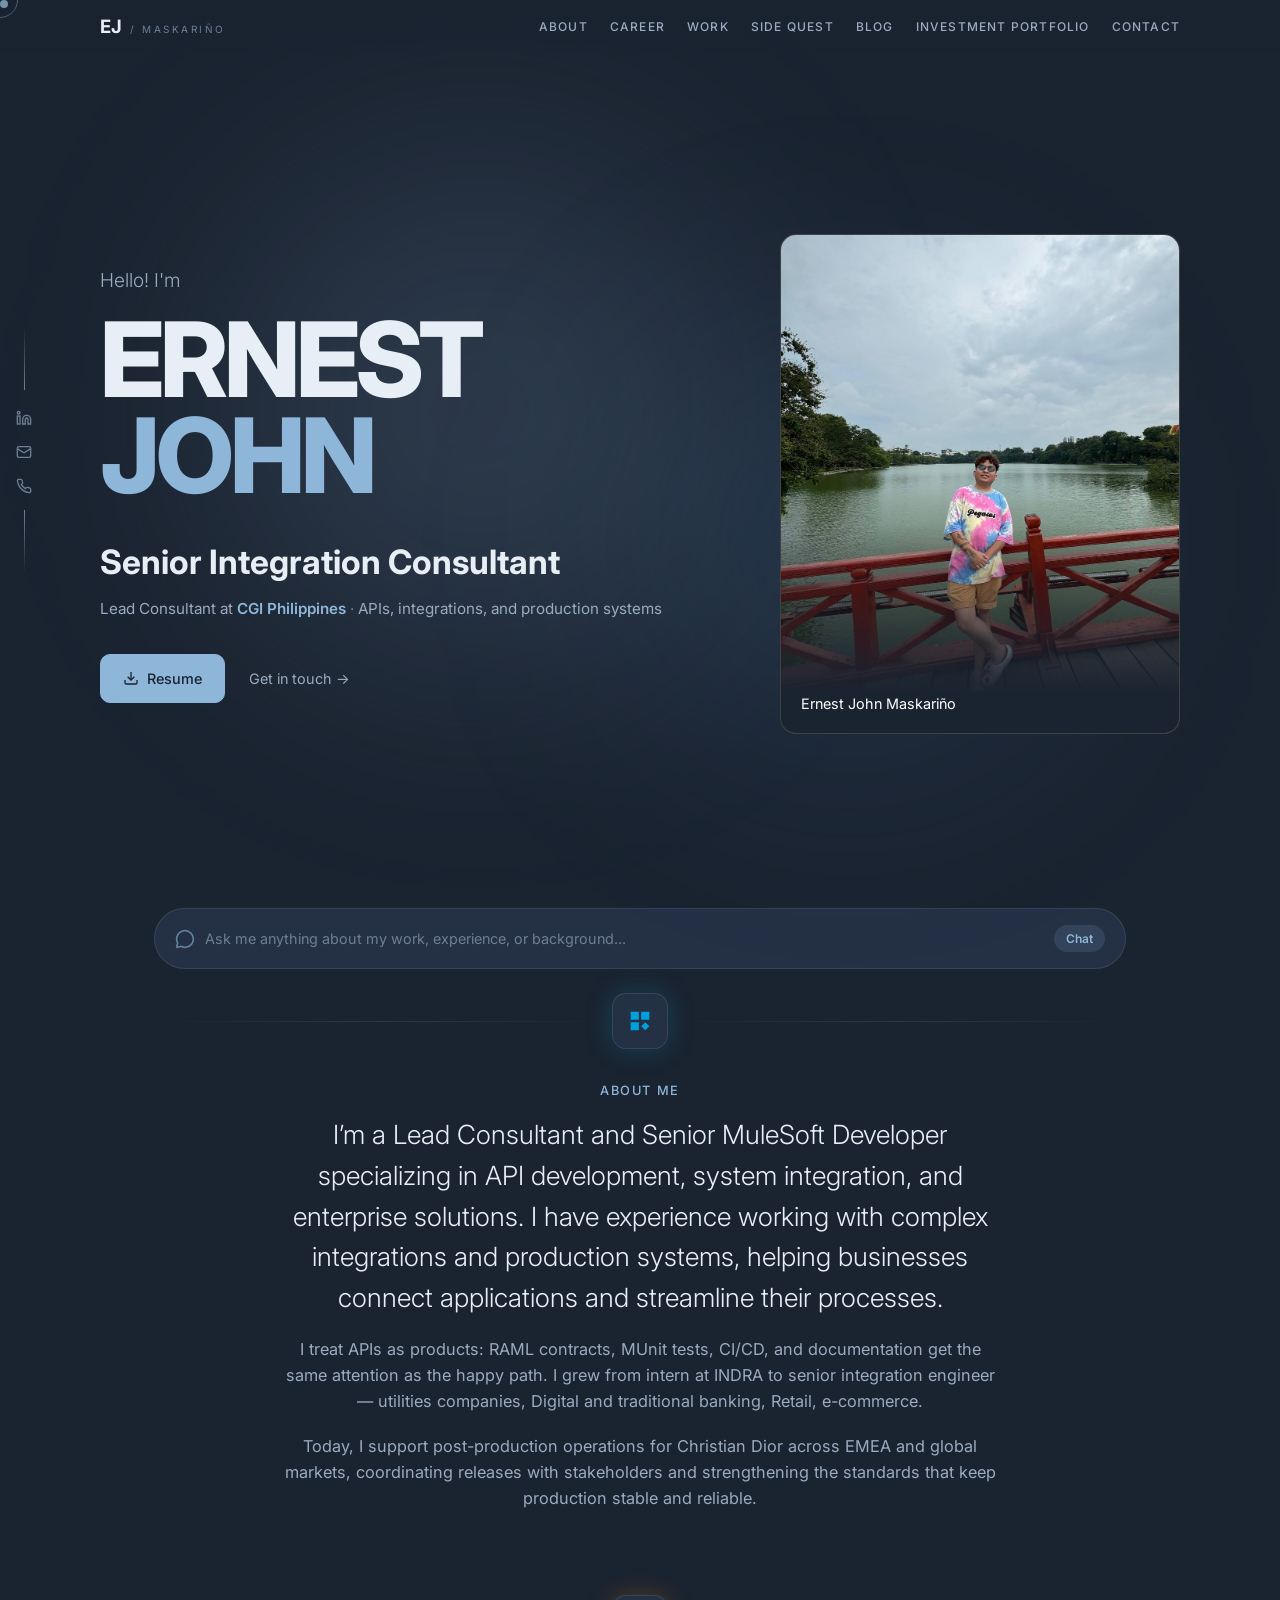
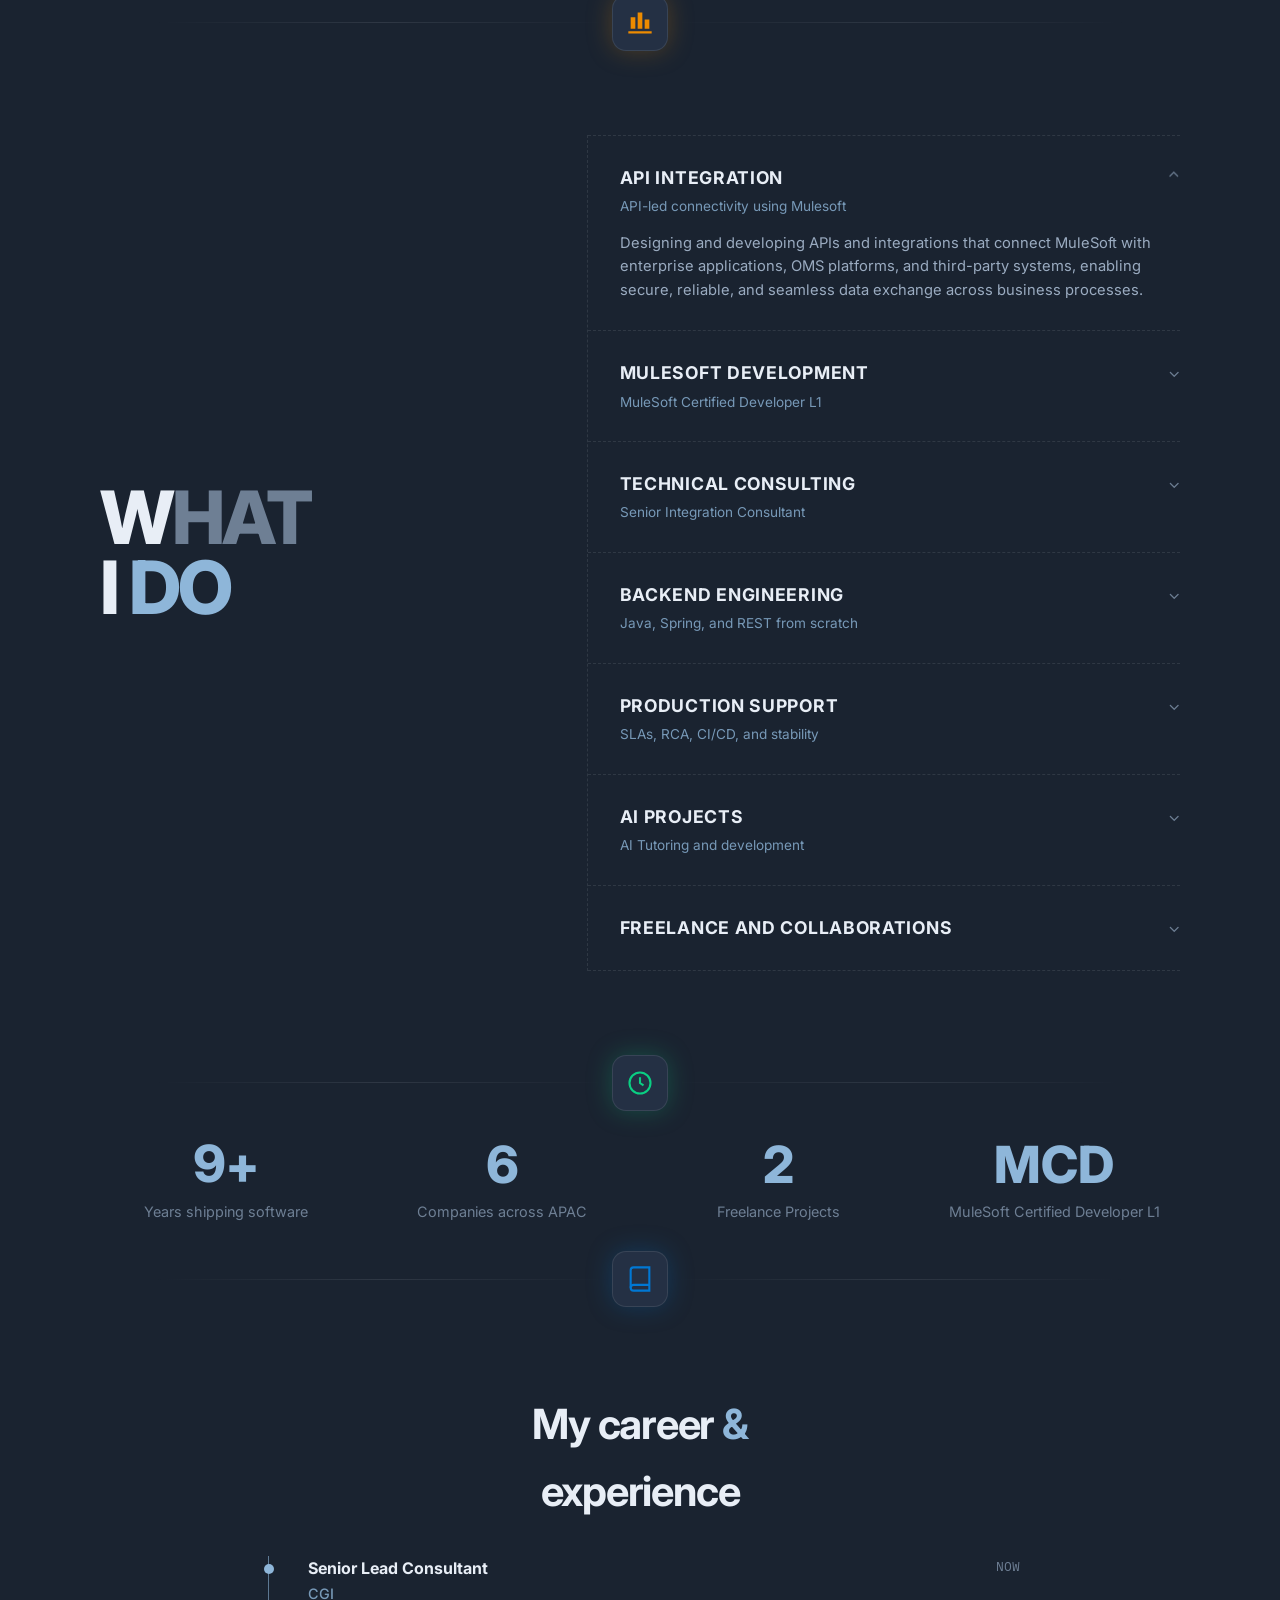
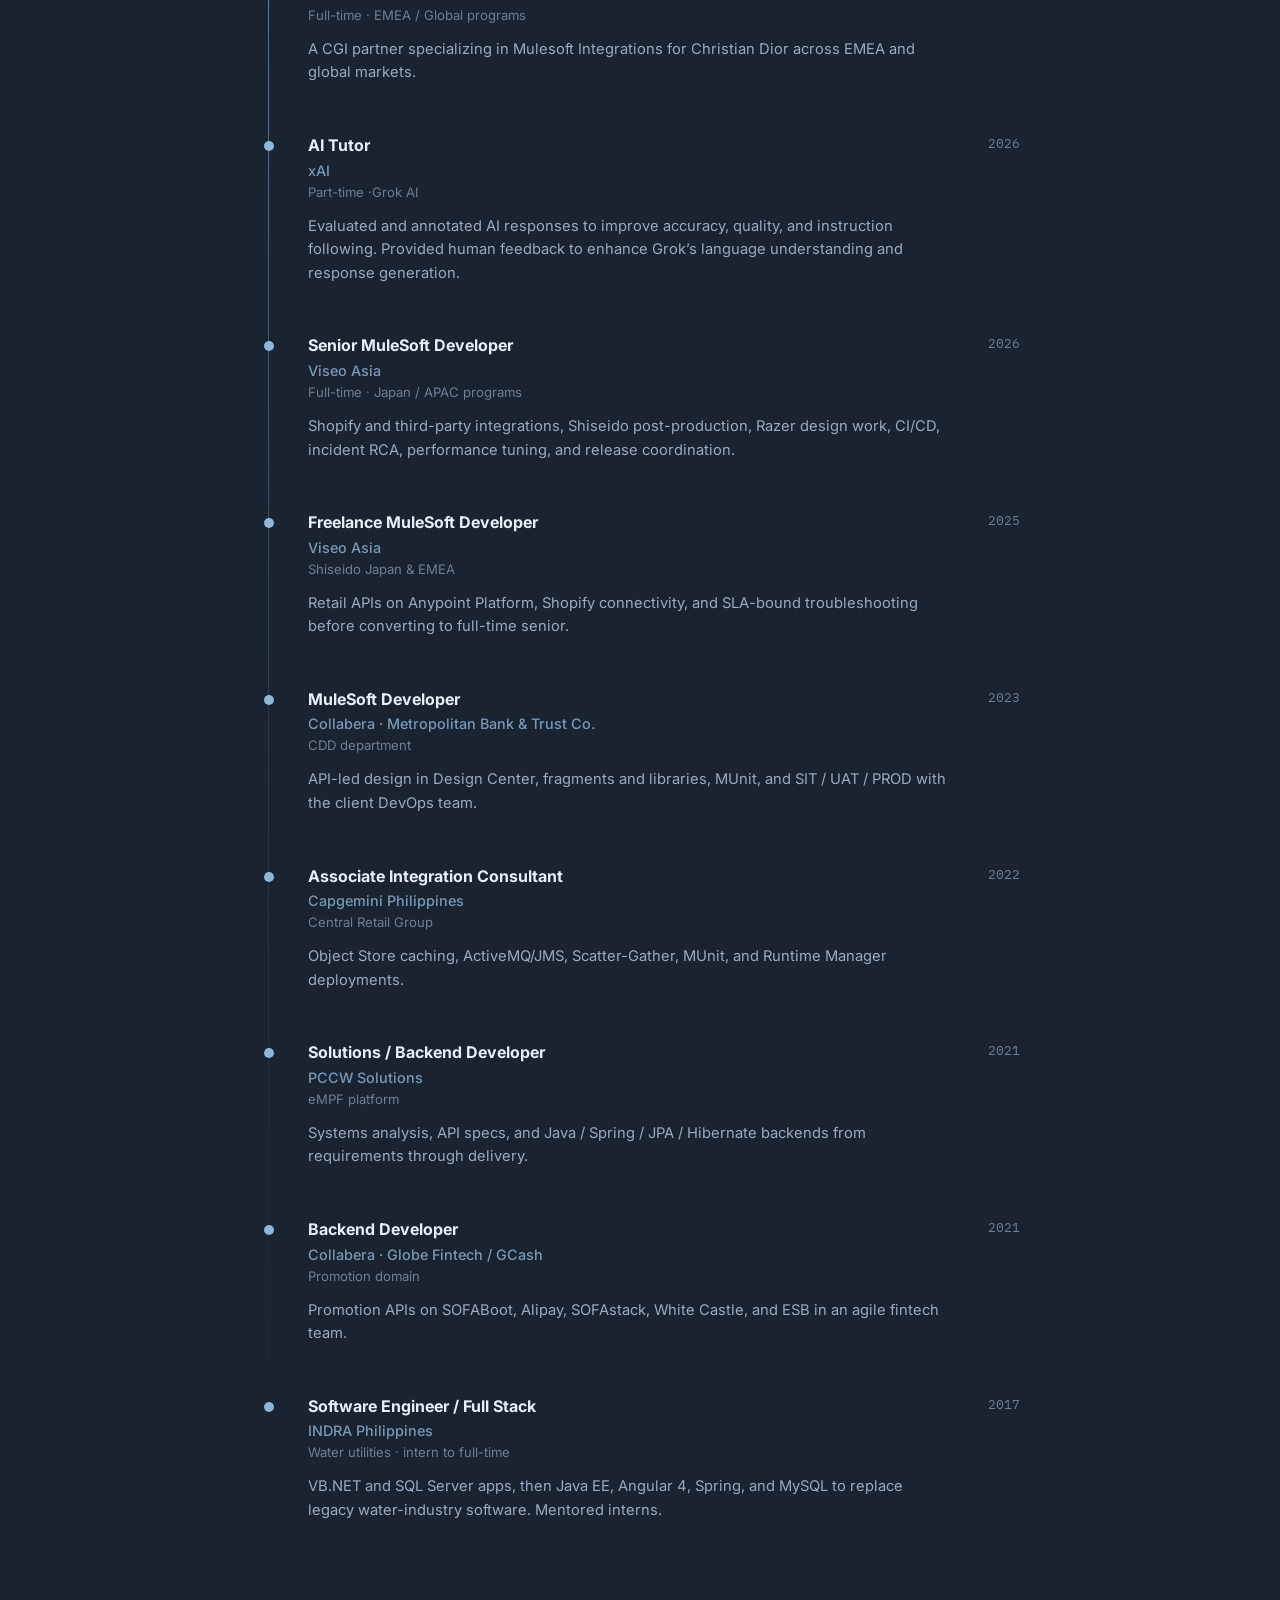
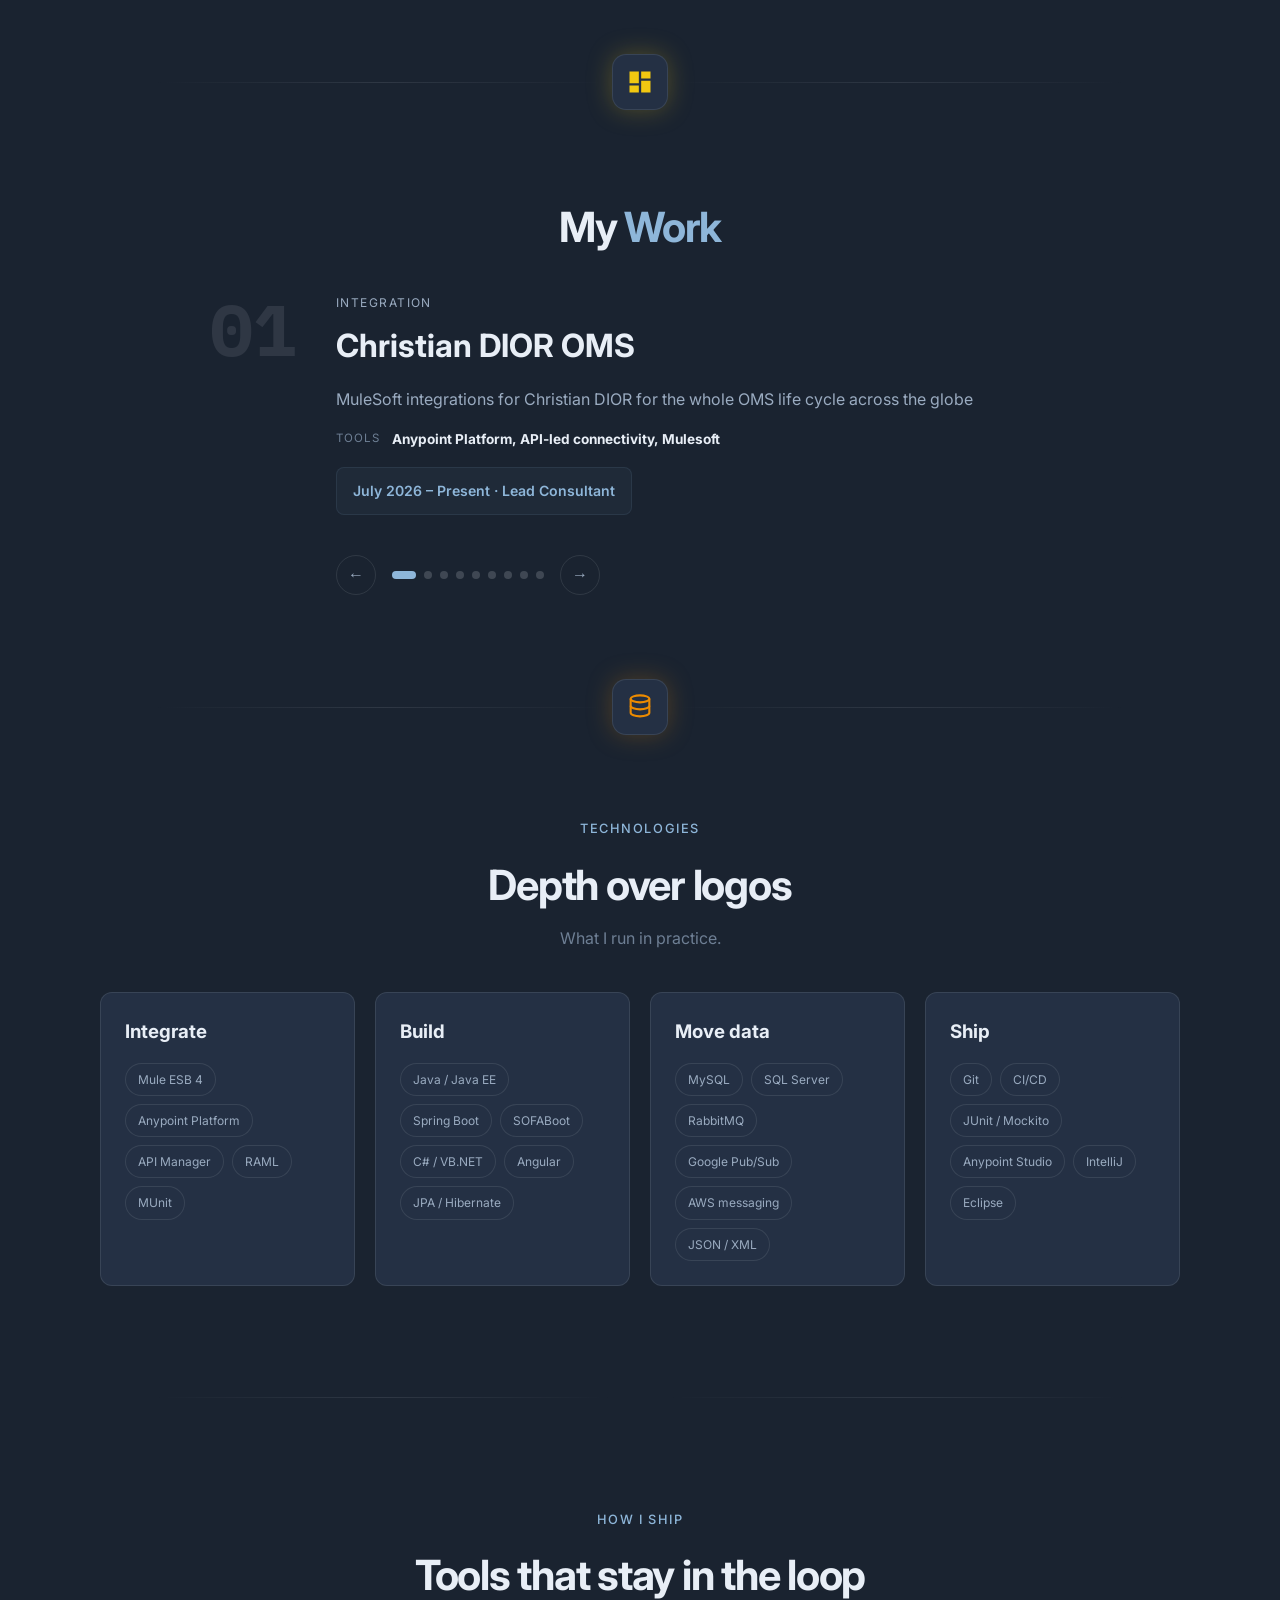
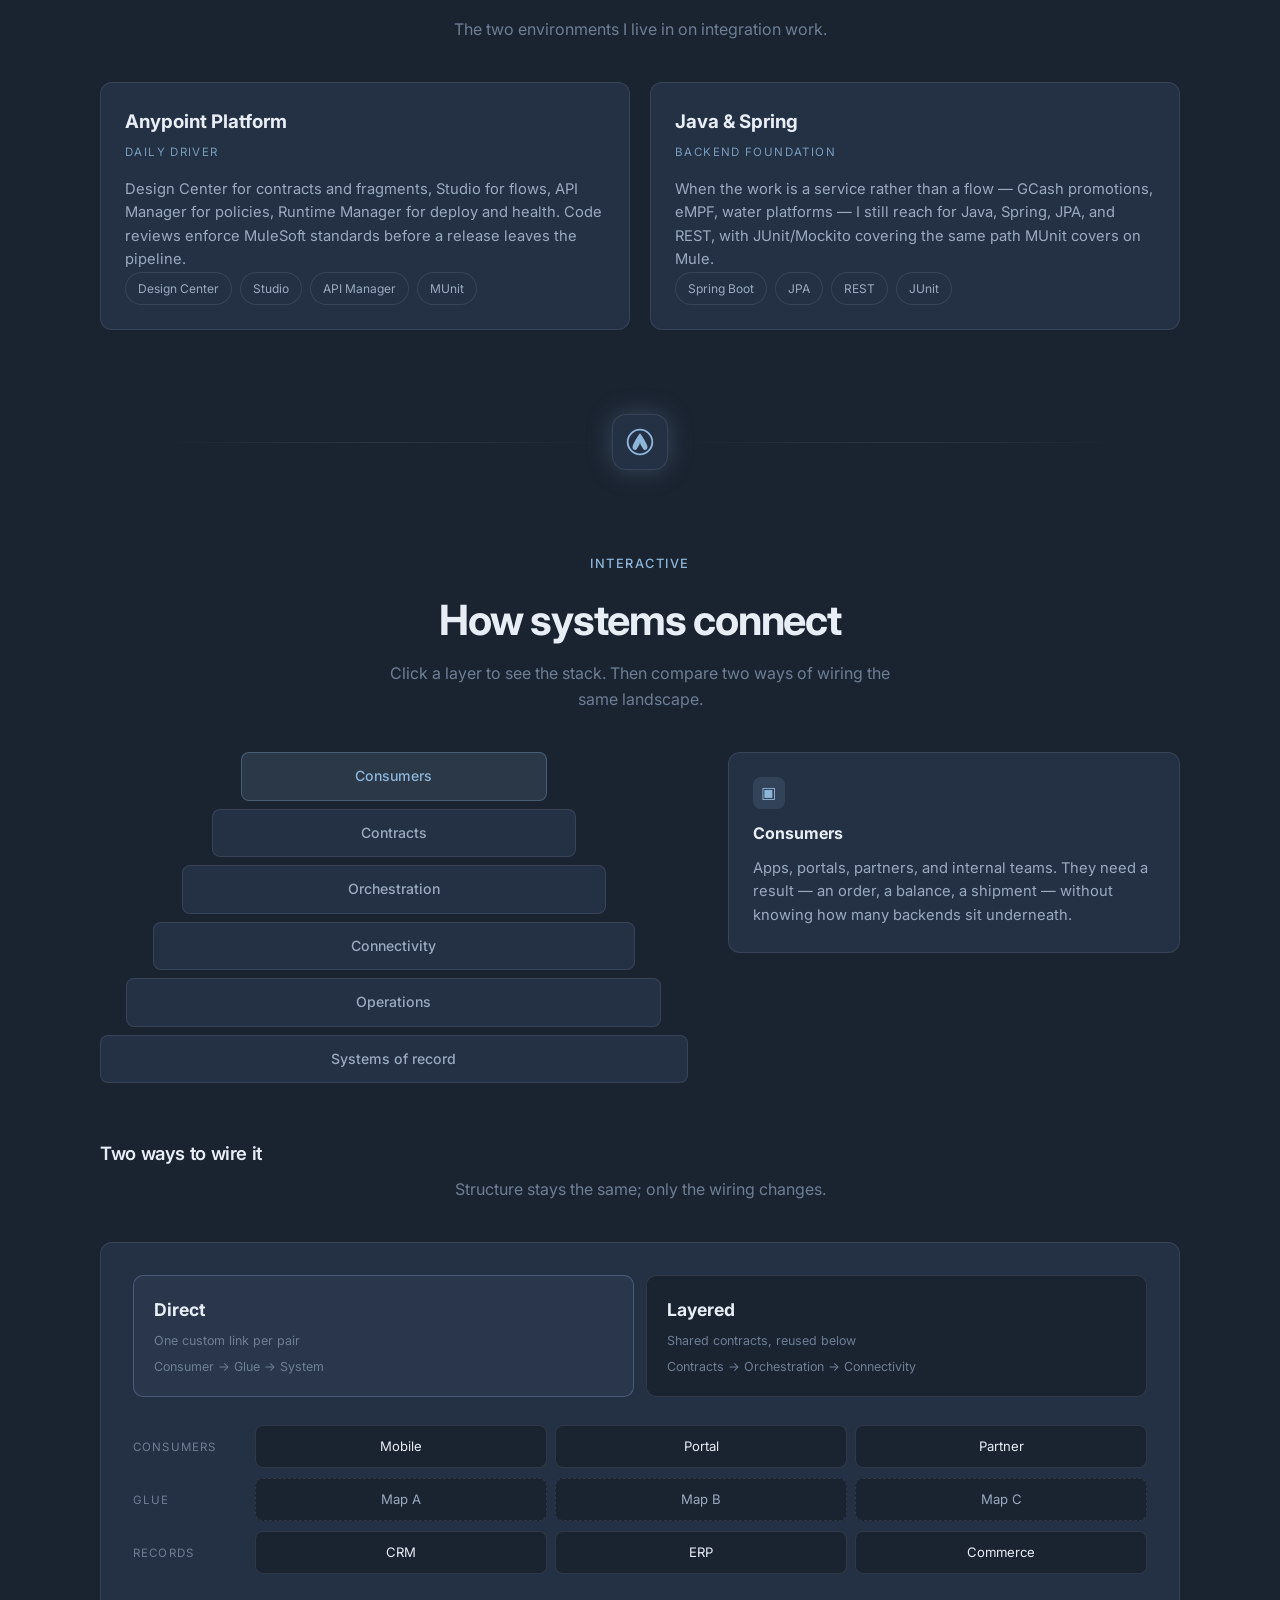
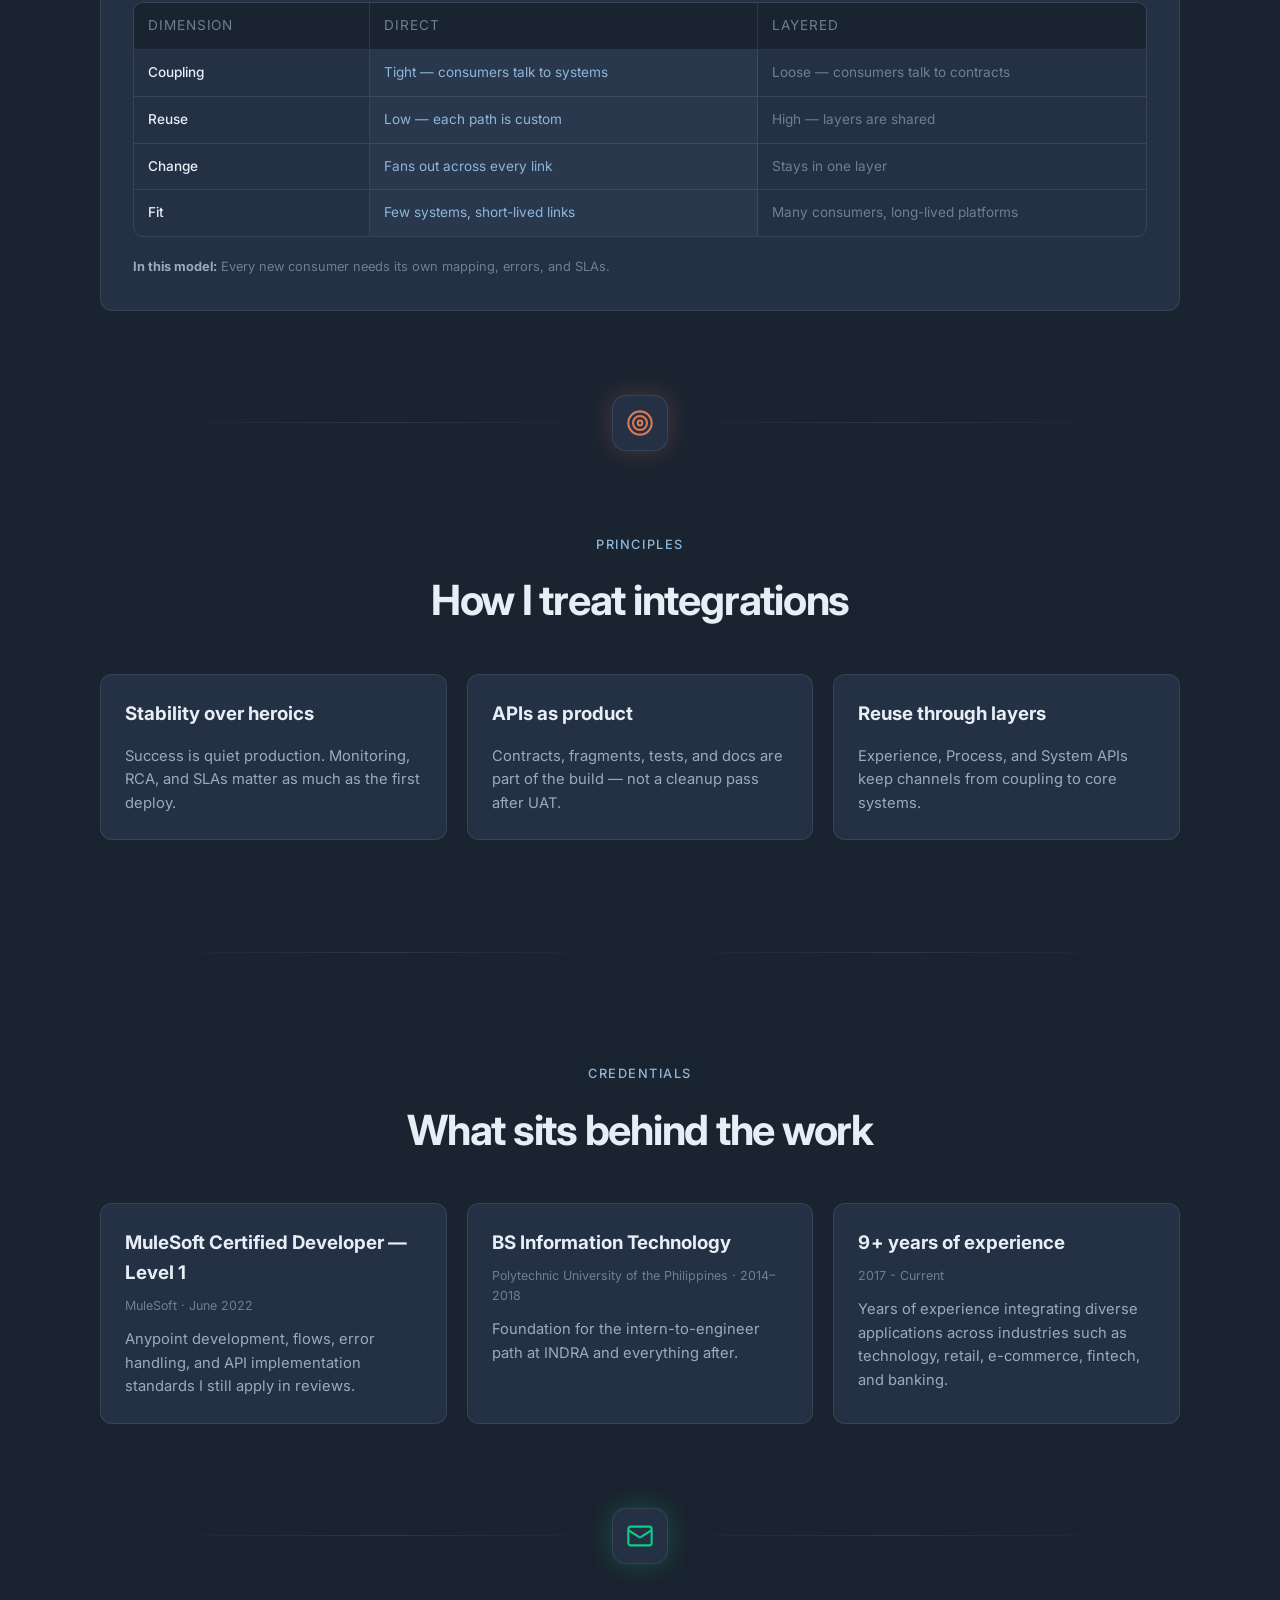
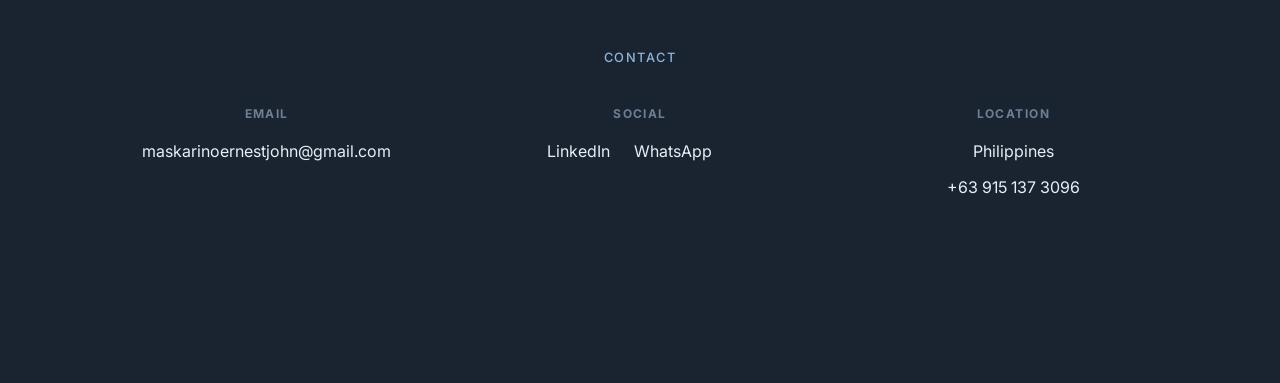
<file: index.html>
<!DOCTYPE html>
<html lang="en">
  <head>
    <meta charset="UTF-8" />
    <meta name="viewport" content="width=device-width, initial-scale=1.0, viewport-fit=cover" />
    <title>Ernest John Maskariño | Senior Integration Consultant</title>
    <meta
      name="description"
      content="Senior Integration Consultant specializing in API-led integrations, Java backends, and production support across APAC."
    />
    <link rel="preconnect" href="https://fonts.googleapis.com" />
    <link rel="preconnect" href="https://fonts.gstatic.com" crossorigin />
    <link
      href="https://fonts.googleapis.com/css2?family=Inter:wght@300;400;500;600;700;800&family=IBM+Plex+Mono:wght@400;500&display=swap"
      rel="stylesheet"
    />
    <link rel="icon" href="data:image/svg+xml,<svg xmlns='http://www.w3.org/2000/svg' viewBox='0 0 100 100'><rect width='100' height='100' rx='18' fill='%231a2330'/><text x='50' y='64' text-anchor='middle' font-size='36' font-family='Inter' fill='%238eb6d9'>EJ</text></svg>" />
    <link rel="stylesheet" href="css/styles.css" />
  </head>
  <body>
    <div class="cursor-dot" id="cursor-dot"></div>
    <div class="cursor-ring" id="cursor-ring"></div>

    <header class="site-header" id="header">
      <div class="header-inner">
      <a href="#home" class="brand">
        <span>EJ</span>
        <small>/ Maskariño</small>
      </a>
      <button type="button" class="nav-toggle" id="nav-toggle" aria-label="Menu" aria-expanded="false" aria-controls="site-nav">
        <span></span><span></span><span></span>
      </button>
      <nav id="site-nav">
        <a href="#about" class="nav-flip"><span>ABOUT</span><span>ABOUT</span></a>
        <a href="#career" class="nav-flip"><span>CAREER</span><span>CAREER</span></a>
        <a href="#work" class="nav-flip"><span>WORK</span><span>WORK</span></a>
        <a href="side-quest.html" class="nav-flip"><span>SIDE QUEST</span><span>SIDE QUEST</span></a>
        <a href="blogs.html" class="nav-flip"><span>BLOG</span><span>BLOG</span></a>
        <a href="investment.html" class="nav-flip"><span>INVESTMENT PORTFOLIO</span><span>INVESTMENT PORTFOLIO</span></a>
        <a href="#contact" class="nav-flip"><span>CONTACT</span><span>CONTACT</span></a>
      </nav>
      </div>
    </header>

    <aside class="social-rail" aria-label="Social links">
      <span class="rail-line"></span>
      <a href="https://www.linkedin.com/in/ejmaskarino" target="_blank" rel="noopener" aria-label="LinkedIn">
        <svg viewBox="0 0 24 24" fill="none" stroke="currentColor" stroke-width="2"><path d="M16 8a6 6 0 0 1 6 6v7h-4v-7a2 2 0 0 0-2-2 2 2 0 0 0-2 2v7h-4v-7a6 6 0 0 1 6-6z"/><rect width="4" height="12" x="2" y="9"/><circle cx="4" cy="4" r="2"/></svg>
      </a>
      <a href="mailto:maskarinoernestjohn@gmail.com" aria-label="Email">
        <svg viewBox="0 0 24 24" fill="none" stroke="currentColor" stroke-width="2"><path d="m22 7-8.991 5.727a2 2 0 0 1-2.009 0L2 7"/><rect x="2" y="4" width="20" height="16" rx="2"/></svg>
      </a>
      <a href="tel:+639151373096" aria-label="Phone">
        <svg viewBox="0 0 24 24" fill="none" stroke="currentColor" stroke-width="2"><path d="M22 16.92v3a2 2 0 0 1-2.18 2 19.79 19.79 0 0 1-8.63-3.07 19.5 19.5 0 0 1-6-6 19.79 19.79 0 0 1-3.07-8.67A2 2 0 0 1 4.11 2h3a2 2 0 0 1 2 1.72c.13.96.36 1.9.7 2.81a2 2 0 0 1-.45 2.11L8.09 9.91a16 16 0 0 0 6 6l1.27-1.27a2 2 0 0 1 2.11-.45c.91.34 1.85.57 2.81.7A2 2 0 0 1 22 16.92z"/></svg>
      </a>
      <span class="rail-line down"></span>
    </aside>

    <main>
      <section class="hero" id="home">
        <div class="glow glow-a"></div>
        <div class="glow glow-b"></div>
        <div class="hero-grid">
          <div>
            <p class="hero-greeting fade-in">Hello! I'm</p>
            <h1 class="hero-name fade-in">
              ERNEST<br /><span>JOHN</span>
            </h1>
            <div class="hero-role fade-in">
              <div class="hero-title">Senior Integration Consultant</div>
              <p>
                Lead Consultant at
                <a href="https://www.cgi.com/philippines/en" target="_blank" rel="noopener noreferrer">
                <strong>CGI Philippines</strong>
                </a>
                <span class="dot">·</span>
                APIs, integrations, and production systems
              </p>
            </div>
            <div class="hero-cta fade-in">
              <a class="btn-resume" href="assets/docs/ejmaskarino-cv.pdf" download>
                <svg viewBox="0 0 24 24" fill="none" stroke="currentColor" stroke-width="2"><path d="M12 15V3"/><path d="M21 15v4a2 2 0 0 1-2 2H5a2 2 0 0 1-2-2v-4"/><path d="m7 10 5 5 5-5"/></svg>
                Resume
              </a>
              <a class="link-touch" href="#contact">Get in touch <span>→</span></a>
            </div>
          </div>
          <div class="hero-portrait fade-in">
            <div class="portrait">
              <img src="assets/images/portraits/ejpic1.jpg" alt="Ernest John Maskariño" />
              <div class="portrait-fade"></div>
              <p>Ernest John Maskariño</p>
            </div>
          </div>
        </div>
      </section>

      <div class="chat-bar-wrap">
        <button class="chat-bar" id="chat-open" type="button">
          <svg viewBox="0 0 24 24" fill="none" stroke="currentColor" stroke-width="2"><path d="M2.992 16.342a2 2 0 0 1 .094 1.167l-1.065 3.29a1 1 0 0 0 1.236 1.168l3.413-.998a2 2 0 0 1 1.099.092 10 10 0 1 0-4.777-4.719"/></svg>
          <span>Ask me anything about my work, experience, or background...</span>
          <em>Chat</em>
        </button>
      </div>

      <div class="divider">
        <span class="div-line"></span>
        <div class="div-icon" style="--c:#00a0df">
          <svg viewBox="0 0 24 24" fill="currentColor"><path d="M4 4h7v7H4V4zm9 0h7v7h-7V4zM4 13h7v7H4v-7zm9 3.5 3.5-3.5 3.5 3.5-3.5 3.5z"/></svg>
        </div>
        <span class="div-line"></span>
      </div>

      <section id="about">
        <div class="narrow">
          <h3 class="eyebrow">About Me</h3>
          <p class="lead">
            I’m a Lead Consultant and Senior MuleSoft Developer specializing in API development, system integration, and enterprise solutions. 
            I have experience working with complex integrations and production systems, helping businesses connect applications and streamline their processes.
          </p>
          <p class="body">
            I treat APIs as products: RAML contracts, MUnit tests, CI/CD, and
            documentation get the same attention as the happy path. I grew from
            intern at INDRA to senior integration engineer — utilities companies,
            Digital and traditional banking, Retail, e-commerce.
          </p>
          <p class="body">
            Today, I support post-production operations for Christian Dior across EMEA and global markets,
            coordinating releases with stakeholders and strengthening the standards that keep production stable and reliable.
          </p>
        </div>
      </section>

      <div class="divider">
        <span class="div-line"></span>
        <div class="div-icon" style="--c:#ed8b00">
          <svg viewBox="0 0 24 24" fill="currentColor"><path d="M2 21h20v-2H2v2zm2-4h4V7H4v10zm6 0h4V3h-4v14zm6 0h4v-8h-4v8z"/></svg>
        </div>
        <span class="div-line"></span>
      </div>

      <section id="what">
        <div class="wide split">
          <h2 class="display">W<span class="dim">HAT</span><br />I<span class="accent"> DO</span></h2>
          <div class="accordion">
            <button class="acc-item is-open" data-acc>
              <div>
                <h3>API INTEGRATION</h3>
                <h4>API-led connectivity using Mulesoft</h4>
              </div>
              <span class="chev">⌄</span>
              <p>
                Designing and developing APIs and integrations that connect MuleSoft with enterprise applications, OMS platforms, 
                and third-party systems, enabling secure, reliable, and seamless data exchange across business processes.
              </p>
            </button>
            <button class="acc-item" data-acc>
              <div>
                <h3>MULESOFT DEVELOPMENT</h3>
                <h4>MuleSoft Certified Developer L1</h4>
              </div>
              <span class="chev">⌄</span>
              <p>
                Design, develop, and maintain scalable integration solutions.
              </p>
            </button>
            <button class="acc-item" data-acc>
              <div>
                <h3>TECHNICAL CONSULTING</h3>
                <h4>Senior Integration Consultant</h4>
              </div>
              <span class="chev">⌄</span>
              <p>
                Help businesses improve integration architecture, automation, and system connectivity.
              </p>
            </button>
            <button class="acc-item" data-acc>
              <div>
                <h3>BACKEND ENGINEERING</h3>
                <h4>Java, Spring, and REST from scratch</h4>
              </div>
              <span class="chev">⌄</span>
              <p>
                Built promotion APIs for GCash on SOFABoot, eMPF backends with
                Spring and JPA, and water-industry platforms in Java EE, Angular,
                and .NET — SAD, specs, and production deploys.
              </p>
            </button>
            <button class="acc-item" data-acc>
              <div>
                <h3>PRODUCTION SUPPORT</h3>
                <h4>SLAs, RCA, CI/CD, and stability</h4>
              </div>
              <span class="chev">⌄</span>
              <p>
                Incident management, bottleneck hunting, code reviews, deployment
                pipelines, and stakeholder release planning across Japan, EMEA,
                and APAC post-production work.
              </p>
            </button>
            <button class="acc-item" data-acc>
              <div>
                <h3>AI PROJECTS</h3>
                <h4>AI Tutoring and development</h4>
              </div>
              <span class="chev">⌄</span>
              <p>
                Work on AI-related projects, including AI training and evaluation.
              </p>
            </button>
            <button class="acc-item" data-acc>
              <div>
                <h3>FREELANCE AND COLLABORATIONS</h3>
              </div>
              <span class="chev">⌄</span>
              <p>
                I am open to do freelance and collaborations. Please let me know if you have a exciting project for us to do.
              </p>
            </button>
          </div>
        </div>
      </section>

      <div class="divider">
        <span class="div-line"></span>
        <div class="div-icon" style="--c:#0acf83">
          <svg viewBox="0 0 24 24" fill="none" stroke="currentColor" stroke-width="1.8"><circle cx="12" cy="12" r="9"/><path d="M12 7v5l3 2"/></svg>
        </div>
        <span class="div-line"></span>
      </div>

      <section class="metrics">
        <div class="wide metrics-grid">
          <div class="metric fade-up">
            <div><span class="js-count js-years" data-suffix="+"></span></div>
            <p>Years shipping software</p>
          </div>
          <div class="metric fade-up">
            <div><span class="js-count" data-target="6"></span></div>
            <p>Companies across APAC</p>
          </div>
          <div class="metric fade-up">
            <div><span class="js-count" data-target="2"></span></div>
            <p>Freelance Projects</p>
          </div>
          <div class="metric fade-up">
            <div>MCD</div>
            <p>MuleSoft Certified Developer L1</p>
          </div>
        </div>
      </section>

      <div class="divider">
        <span class="div-line"></span>
        <div class="div-icon" style="--c:#0078d4">
          <svg viewBox="0 0 24 24" fill="none" stroke="currentColor" stroke-width="1.8"><path d="M4 19.5A2.5 2.5 0 0 1 6.5 17H20"/><path d="M6.5 2H20v20H6.5A2.5 2.5 0 0 1 4 19.5v-15A2.5 2.5 0 0 1 6.5 2z"/></svg>
        </div>
        <span class="div-line"></span>
      </div>

      <section id="career">
        <div class="career-wrap">
          <h2>My career <span class="accent">&amp;</span><br />experience</h2>
          <div class="timeline">
            <article class="career-card">
              <span class="dot pulse"></span>
              <div class="career-head">
                <div>
                  <h4>Senior Lead Consultant</h4>
                  <h5>CGI</h5>
                  <p>Full-time · EMEA / Global programs</p>
                </div>
                <time>NOW</time>
              </div>
              <p>
                A CGI partner specializing in Mulesoft Integrations for Christian Dior across EMEA and global markets.
              </p>
            </article>
            <article class="career-card">
              <span class="dot pulse"></span>
              <div class="career-head">
                <div>
                  <h4>AI Tutor</h4>
                  <h5>xAI</h5>
                  <p>Part-time ·Grok AI</p>
                </div>
                <time>2026</time>
              </div>
              <p>
                Evaluated and annotated AI responses to improve accuracy, quality, and instruction following. 
                Provided human feedback to enhance Grok’s language understanding and response generation.
              </p>
            </article>
            <article class="career-card">
              <span class="dot pulse"></span>
              <div class="career-head">
                <div>
                  <h4>Senior MuleSoft Developer</h4>
                  <h5>Viseo Asia</h5>
                  <p>Full-time · Japan / APAC programs</p>
                </div>
                <time>2026</time>
              </div>
              <p>
                Shopify and third-party integrations, Shiseido post-production,
                Razer design work, CI/CD, incident RCA, performance tuning, and
                release coordination.
              </p>
            </article>
            <article class="career-card">
              <span class="dot"></span>
              <div class="career-head">
                <div>
                  <h4>Freelance MuleSoft Developer</h4>
                  <h5>Viseo Asia</h5>
                  <p>Shiseido Japan &amp; EMEA</p>
                </div>
                <time>2025</time>
              </div>
              <p>
                Retail APIs on Anypoint Platform, Shopify connectivity, and SLA-bound
                troubleshooting before converting to full-time senior.
              </p>
            </article>
            <article class="career-card">
              <span class="dot"></span>
              <div class="career-head">
                <div>
                  <h4>MuleSoft Developer</h4>
                  <h5>Collabera · Metropolitan Bank &amp; Trust Co.</h5>
                  <p>CDD department</p>
                </div>
                <time>2023</time>
              </div>
              <p>
                API-led design in Design Center, fragments and libraries, MUnit,
                and SIT / UAT / PROD with the client DevOps team.
              </p>
            </article>
            <article class="career-card">
              <span class="dot"></span>
              <div class="career-head">
                <div>
                  <h4>Associate Integration Consultant</h4>
                  <h5>Capgemini Philippines</h5>
                  <p>Central Retail Group</p>
                </div>
                <time>2022</time>
              </div>
              <p>
                Object Store caching, ActiveMQ/JMS, Scatter-Gather, MUnit, and
                Runtime Manager deployments.
              </p>
            </article>
            <article class="career-card">
              <span class="dot"></span>
              <div class="career-head">
                <div>
                  <h4>Solutions / Backend Developer</h4>
                  <h5>PCCW Solutions</h5>
                  <p>eMPF platform</p>
                </div>
                <time>2021</time>
              </div>
              <p>
                Systems analysis, API specs, and Java / Spring / JPA / Hibernate
                backends from requirements through delivery.
              </p>
            </article>
            <article class="career-card">
              <span class="dot"></span>
              <div class="career-head">
                <div>
                  <h4>Backend Developer</h4>
                  <h5>Collabera · Globe Fintech / GCash</h5>
                  <p>Promotion domain</p>
                </div>
                <time>2021</time>
              </div>
              <p>
                Promotion APIs on SOFABoot, Alipay, SOFAstack, White Castle, and ESB
                in an agile fintech team.
              </p>
            </article>
            <article class="career-card">
              <span class="dot"></span>
              <div class="career-head">
                <div>
                  <h4>Software Engineer / Full Stack</h4>
                  <h5>INDRA Philippines</h5>
                  <p>Water utilities · intern to full-time</p>
                </div>
                <time>2017</time>
              </div>
              <p>
                VB.NET and SQL Server apps, then Java EE, Angular 4, Spring, and
                MySQL to replace legacy water-industry software. Mentored interns.
              </p>
            </article>
          </div>
        </div>
      </section>

      <div class="divider">
        <span class="div-line"></span>
        <div class="div-icon" style="--c:#f2c811">
          <svg viewBox="0 0 24 24" fill="currentColor"><path d="M3 13h8V3H3v10zm0 8h8v-6H3v6zm10 0h8V11h-8v10zm0-18v6h8V3h-8z"/></svg>
        </div>
        <span class="div-line"></span>
      </div>

      <section id="work">
        <div class="wide">
          <h2>My <span class="accent">Work</span></h2>
          <div class="work-stage">
            <div class="work-num" id="work-num">01</div>
            <div>
              <div id="work-content"></div>
              <div class="work-nav">
                <button id="work-prev" aria-label="Previous project">←</button>
                <div class="work-dots" id="work-dots"></div>
                <button id="work-next" aria-label="Next project">→</button>
              </div>
            </div>
          </div>
        </div>
      </section>

      <div class="divider">
        <span class="div-line"></span>
        <div class="div-icon" style="--c:#ed8b00">
          <svg viewBox="0 0 24 24" fill="none" stroke="currentColor" stroke-width="1.8"><ellipse cx="12" cy="5" rx="8" ry="3"/><path d="M4 5v6c0 1.7 3.6 3 8 3s8-1.3 8-3V5"/><path d="M4 11v6c0 1.7 3.6 3 8 3s8-1.3 8-3v-6"/></svg>
        </div>
        <span class="div-line"></span>
      </div>

      <section id="stack">
        <div class="wide">
          <h3 class="eyebrow">Technologies</h3>
          <h2>Depth over logos</h2>
          <p class="sub">What I run in practice.</p>
          <div class="stack-grid">
            <article>
              <h3>Integrate</h3>
              <div class="chips">
                <span>Mule ESB 4</span><span>Anypoint Platform</span><span>API Manager</span><span>RAML</span><span>MUnit</span>
              </div>
            </article>
            <article>
              <h3>Build</h3>
              <div class="chips">
                <span>Java / Java EE</span><span>Spring Boot</span><span>SOFABoot</span><span>C# / VB.NET</span><span>Angular</span><span>JPA / Hibernate</span>
              </div>
            </article>
            <article>
              <h3>Move data</h3>
              <div class="chips">
                <span>MySQL</span><span>SQL Server</span><span>RabbitMQ</span><span>Google Pub/Sub</span><span>AWS messaging</span><span>JSON / XML</span>
              </div>
            </article>
            <article>
              <h3>Ship</h3>
              <div class="chips">
                <span>Git</span><span>CI/CD</span><span>JUnit / Mockito</span><span>Anypoint Studio</span><span>IntelliJ</span><span>Eclipse</span>
              </div>
            </article>
          </div>
        </div>
      </section>

      <div class="divider">
        <span class="div-line"></span>
        <div class="div-icon" style="--c:#00d4aa">
          <svg viewBox="0 0 24 24" fill="none" stroke="currentColor" stroke-width="1.8"><path d="M4.5 16.5c-1.5 1.26-2 5-2 5s3.74-.5 5-2c.71-.84.7-2.13-.09-2.91a2.18 2.18 0 0 0-2.91-.09z"/><path d="m12 15-3-3a22 22 0 0 1 2-3.95A12.88 12.88 0 0 1 22 2c0 2.72-.78 7.5-6 11a22.35 22.35 0 0 1-4 2z"/></svg>
        </div>
        <span class="div-line"></span>
      </div>

      <section id="build">
        <div class="wide">
          <h3 class="eyebrow">How I ship</h3>
          <h2>Tools that stay in the loop</h2>
          <p class="sub">The two environments I live in on integration work.</p>
          <div class="build-grid">
            <article>
              <h3>Anypoint Platform</h3>
              <p class="tag">Daily driver</p>
              <p>
                Design Center for contracts and fragments, Studio for flows,
                API Manager for policies, Runtime Manager for deploy and health.
                Code reviews enforce MuleSoft standards before a release leaves
                the pipeline.
              </p>
              <div class="chips">
                <span>Design Center</span><span>Studio</span><span>API Manager</span><span>MUnit</span>
              </div>
            </article>
            <article>
              <h3>Java &amp; Spring</h3>
              <p class="tag">Backend foundation</p>
              <p>
                When the work is a service rather than a flow — GCash promotions,
                eMPF, water platforms — I still reach for Java, Spring, JPA, and
                REST, with JUnit/Mockito covering the same path MUnit covers on
                Mule.
              </p>
              <div class="chips">
                <span>Spring Boot</span><span>JPA</span><span>REST</span><span>JUnit</span>
              </div>
            </article>
          </div>
        </div>
      </section>

      <div class="divider">
        <span class="div-line"></span>
        <div class="div-icon" style="--c:var(--accent)" title="MuleSoft">
          <svg viewBox="0 0 100 100" fill="none" aria-label="MuleSoft">
            <circle cx="50" cy="50" r="44" stroke="currentColor" stroke-width="6.5"/>
            <path fill="currentColor" d="M50 19c1.2 0 24.2 35.2 26.6 47.2 1.5 7.4-4 13.6-11.4 12.2-3.8-1.5-9.2-11.8-13-18.4L50 52l-2.2 8c-3.8 6.6-9.2 16.9-13 18.4-7.4 1.4-12.9-4.8-11.4-12.2C25.8 54.2 48.8 19 50 19z"/>
          </svg>
        </div>
        <span class="div-line"></span>
      </div>

      <section id="apiled">
        <div class="wide">
          <h3 class="eyebrow">Interactive</h3>
          <h2>How systems connect</h2>
          <p class="sub">Click a layer to see the stack. Then compare two ways of wiring the same landscape.</p>
          <div class="life-grid" id="lifecycle">
            <div class="pyramid" id="pyramid">
              <button class="is-active" data-layer="0" style="width:52%;margin-left:24%">Consumers</button>
              <button data-layer="1" style="width:62%;margin-left:19%">Contracts</button>
              <button data-layer="2" style="width:72%;margin-left:14%">Orchestration</button>
              <button data-layer="3" style="width:82%;margin-left:9%">Connectivity</button>
              <button data-layer="4" style="width:91%;margin-left:4.5%">Operations</button>
              <button data-layer="5" style="width:100%">Systems of record</button>
            </div>
            <div class="layer-card" id="layer-card">
              <div class="layer-icon">▣</div>
              <h4 id="layer-title">Consumers</h4>
              <p id="layer-copy">
                Apps, portals, partners, and internal teams. They need a result — an order, a balance, a shipment — without knowing how many backends sit underneath.
              </p>
            </div>
          </div>
          <h3 class="apiled-kicker">Two ways to wire it</h3>
          <p class="sub">Structure stays the same; only the wiring changes.</p>
          <div class="etl-box">
            <div class="etl-tabs">
              <button class="is-active" data-mode="ptp">
                <h3>Direct</h3>
                <p>One custom link per pair</p>
                <div class="flow">Consumer → Glue → System</div>
              </button>
              <button data-mode="led">
                <h3>Layered</h3>
                <p>Shared contracts, reused below</p>
                <div class="flow">Contracts → Orchestration → Connectivity</div>
              </button>
            </div>

            <div class="arch" id="arch" data-mode="ptp">
              <div class="arch-row">
                <span class="arch-label">Consumers</span>
                <div class="arch-nodes">
                  <span>Mobile</span>
                  <span>Portal</span>
                  <span>Partner</span>
                </div>
              </div>
              <div class="arch-row arch-mid" data-show="ptp">
                <span class="arch-label">Glue</span>
                <div class="arch-nodes mesh">
                  <span>Map A</span>
                  <span>Map B</span>
                  <span>Map C</span>
                </div>
              </div>
              <div class="arch-row arch-mid" data-show="led">
                <span class="arch-label">Contracts</span>
                <div class="arch-nodes">
                  <span>Channel APIs</span>
                </div>
              </div>
              <div class="arch-row arch-mid" data-show="led">
                <span class="arch-label">Orchestration</span>
                <div class="arch-nodes">
                  <span>Business flow</span>
                </div>
              </div>
              <div class="arch-row arch-mid" data-show="led">
                <span class="arch-label">Connectivity</span>
                <div class="arch-nodes">
                  <span>System access</span>
                </div>
              </div>
              <div class="arch-row">
                <span class="arch-label">Records</span>
                <div class="arch-nodes">
                  <span>CRM</span>
                  <span>ERP</span>
                  <span>Commerce</span>
                </div>
              </div>
            </div>

            <div class="compare" id="compare">
              <div class="compare-head">
                <span>Dimension</span>
                <span>Direct</span>
                <span>Layered</span>
              </div>
              <div class="compare-row">
                <span>Coupling</span>
                <span data-col="ptp">Tight — consumers talk to systems</span>
                <span data-col="led">Loose — consumers talk to contracts</span>
              </div>
              <div class="compare-row">
                <span>Reuse</span>
                <span data-col="ptp">Low — each path is custom</span>
                <span data-col="led">High — layers are shared</span>
              </div>
              <div class="compare-row">
                <span>Change</span>
                <span data-col="ptp">Fans out across every link</span>
                <span data-col="led">Stays in one layer</span>
              </div>
              <div class="compare-row">
                <span>Fit</span>
                <span data-col="ptp">Few systems, short-lived links</span>
                <span data-col="led">Many consumers, long-lived platforms</span>
              </div>
            </div>

            <p class="key-diff" id="mode-note">
              <strong>In this model:</strong>
              Every new consumer needs its own mapping, errors, and SLAs.
            </p>
          </div>
        </div>
      </section>

      <div class="divider">
        <span class="div-line"></span>
        <div class="div-icon" style="--c:#d97757">
          <svg viewBox="0 0 24 24" fill="none" stroke="currentColor" stroke-width="1.8"><circle cx="12" cy="12" r="10"/><circle cx="12" cy="12" r="6"/><circle cx="12" cy="12" r="2"/></svg>
        </div>
        <span class="div-line"></span>
      </div>

      <section id="philosophy">
        <div class="wide">
          <h3 class="eyebrow">Principles</h3>
          <h2>How I treat integrations</h2>
          <div class="philo-grid">
            <article>
              <h3>Stability over heroics</h3>
              <p>Success is quiet production. Monitoring, RCA, and SLAs matter as much as the first deploy.</p>
            </article>
            <article>
              <h3>APIs as product</h3>
              <p>Contracts, fragments, tests, and docs are part of the build — not a cleanup pass after UAT.</p>
            </article>
            <article>
              <h3>Reuse through layers</h3>
              <p>Experience, Process, and System APIs keep channels from coupling to core systems.</p>
            </article>
          </div>
        </div>
      </section>

      <div class="divider">
        <span class="div-line"></span>
        <div class="div-icon" style="--c:#4285f4">
          <svg viewBox="0 0 24 24" fill="none" stroke="currentColor" stroke-width="1.8"><path d="M12 7v14"/><path d="M3 18a1 1 0 0 1-1-1V4a1 1 0 0 1 1-1h5a4 4 0 0 1 4 4 4 4 0 0 1 4-4h5a1 1 0 0 1 1 1v13a1 1 0 0 1-1 1h-6a3 3 0 0 0-3 3 3 3 0 0 0-3-3z"/></svg>
        </div>
        <span class="div-line"></span>
      </div>

      <section id="reading">
        <div class="wide">
          <h3 class="eyebrow">Credentials</h3>
          <h2>What sits behind the work</h2>
          <div class="philo-grid">
            <article>
              <h3>MuleSoft Certified Developer — Level 1</h3>
              <p class="meta">MuleSoft · June 2022</p>
              <p>Anypoint development, flows, error handling, and API implementation standards I still apply in reviews.</p>
            </article>
            <article>
              <h3>BS Information Technology</h3>
              <p class="meta">Polytechnic University of the Philippines · 2014–2018</p>
              <p>Foundation for the intern-to-engineer path at INDRA and everything after.</p>
            </article>
            <article>
              <h3><span class="js-count js-years" data-suffix="+"></span> years of experience</h3>
              <p class="meta">2017 - Current</p>
              <p>Years of experience integrating diverse applications across industries such as technology, retail, e-commerce, fintech, and banking.</p>
            </article>
          </div>
        </div>
      </section>

      <div class="divider">
        <span class="div-line"></span>
        <div class="div-icon" style="--c:#0acf83">
          <svg viewBox="0 0 24 24" fill="none" stroke="currentColor" stroke-width="1.8"><path d="m22 7-8.991 5.727a2 2 0 0 1-2.009 0L2 7"/><rect x="2" y="4" width="20" height="16" rx="2"/></svg>
        </div>
        <span class="div-line"></span>
      </div>

      <section id="contact">
        <div class="contact-wrap">
          <h3 class="eyebrow">Contact</h3>
          <div class="contact-grid">
            <div>
              <h4>Email</h4>
              <a href="mailto:maskarinoernestjohn@gmail.com">maskarinoernestjohn@gmail.com</a>
            </div>
            <div>
              <h4>Social</h4>
              <a class="contact-link" href="https://www.linkedin.com/in/ejmaskarino" target="_blank" rel="noopener">
                LinkedIn
                <svg viewBox="0 0 24 24" fill="none" stroke="currentColor" stroke-width="2" aria-hidden="true"><path d="M7 7h10v10"/><path d="M7 17 17 7"/></svg>
              </a>
              <a class="contact-link" href="https://wa.me/639151373096?text=Hi%20Ernest%2C%20I%27d%20like%20to%20connect." target="_blank" rel="noopener noreferrer">
                WhatsApp
                <svg viewBox="0 0 24 24" fill="none" stroke="currentColor" stroke-width="2" aria-hidden="true"><path d="M7 7h10v10"/><path d="M7 17 17 7"/></svg>
              </a>
            </div>
            <div>
              <h4>Location</h4>
              <p>Philippines</p>
              <a href="tel:+639151373096">+63 915 137 3096</a>
            </div>
          </div>
          <footer>
            <p>Designed and developed by <span>Ernest John Maskariño</span></p>
            <p>© 2026</p>
          </footer>
        </div>
      </section>
    </main>

    <div class="chat-modal" id="chat-modal" hidden>
      <div class="chat-panel">
        <header>
          <div>
            <strong>Ask EJ</strong>
            <p>Hey there! Ask anything!</p>
          </div>
          <button type="button" id="chat-close" aria-label="Close chat">✕</button>
        </header>
        <div class="chat-log" id="chat-log"></div>
        <form id="chat-form">
          <input id="chat-input" type="text" placeholder="e.g. What did you do at Metrobank?" autocomplete="off" />
          <button type="submit">Send</button>
        </form>
      </div>
    </div>

    <script src="js/script.js"></script>
  </body>
</html>
</file>
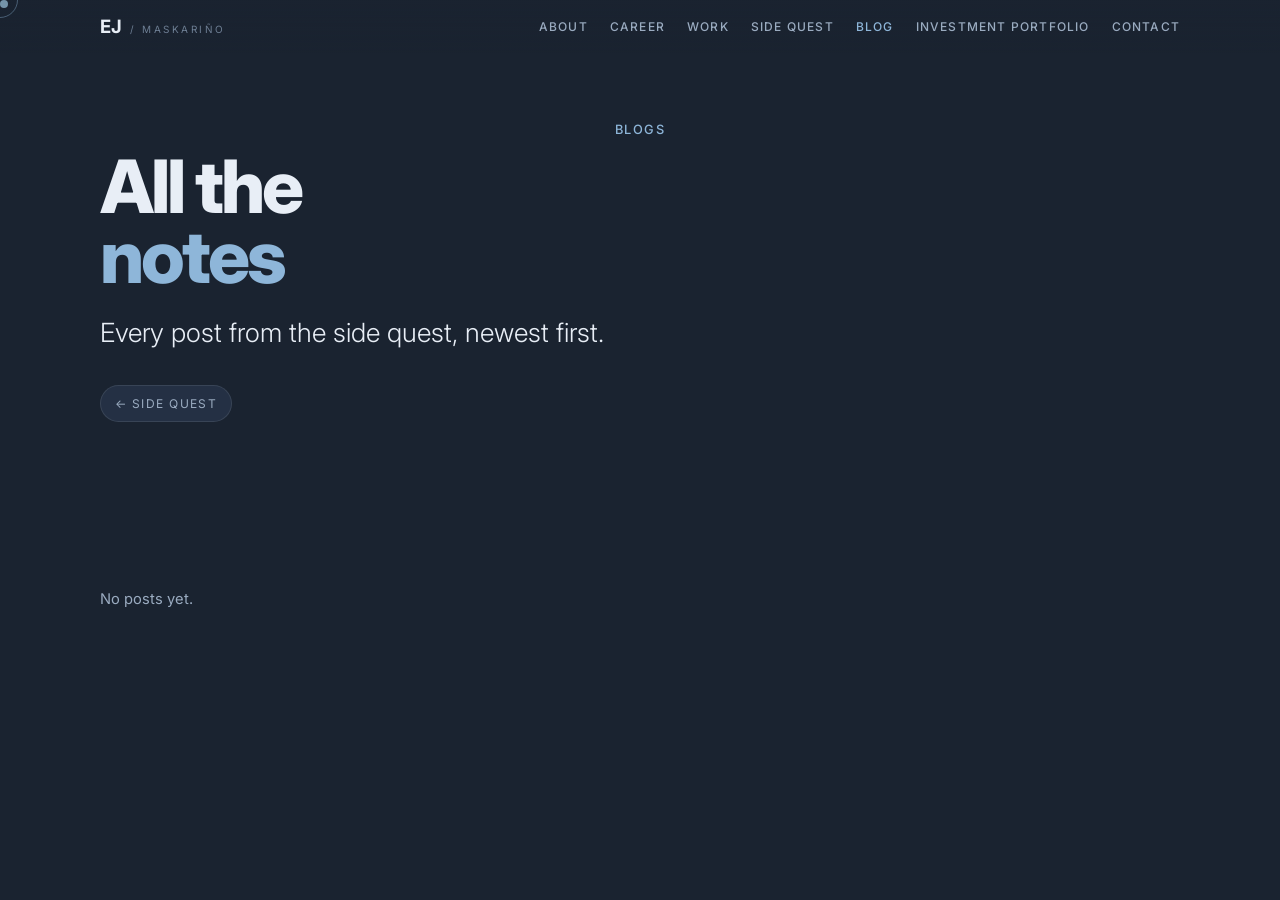
<file: blogs.html>
<!DOCTYPE html>
<html lang="en">
  <head>
    <meta charset="UTF-8" />
    <meta name="viewport" content="width=device-width, initial-scale=1.0, viewport-fit=cover" />
    <title>Blogs | Ernest John Maskariño</title>
    <meta name="description" content="All notes from the side quest." />
    <link rel="preconnect" href="https://fonts.googleapis.com" />
    <link rel="preconnect" href="https://fonts.gstatic.com" crossorigin />
    <link
      href="https://fonts.googleapis.com/css2?family=Inter:wght@300;400;500;600;700;800&family=IBM+Plex+Mono:wght@400;500&display=swap"
      rel="stylesheet"
    />
    <link rel="icon" href="data:image/svg+xml,<svg xmlns='http://www.w3.org/2000/svg' viewBox='0 0 100 100'><rect width='100' height='100' rx='18' fill='%231a2330'/><text x='50' y='64' text-anchor='middle' font-size='36' font-family='Inter' fill='%238eb6d9'>EJ</text></svg>" />
    <link rel="stylesheet" href="css/styles.css" />
  </head>
  <body>
    <div class="cursor-dot" id="cursor-dot"></div>
    <div class="cursor-ring" id="cursor-ring"></div>

    <header class="site-header" id="header">
      <div class="header-inner">
        <a href="index.html" class="brand"><span>EJ</span><small>/ Maskariño</small></a>
        <button type="button" class="nav-toggle" id="nav-toggle" aria-label="Menu" aria-expanded="false" aria-controls="site-nav">
          <span></span><span></span><span></span>
        </button>
        <nav id="site-nav">
          <a href="index.html#about" class="nav-flip"><span>ABOUT</span><span>ABOUT</span></a>
          <a href="index.html#career" class="nav-flip"><span>CAREER</span><span>CAREER</span></a>
          <a href="index.html#work" class="nav-flip"><span>WORK</span><span>WORK</span></a>
          <a href="side-quest.html" class="nav-flip"><span>SIDE QUEST</span><span>SIDE QUEST</span></a>
          <a href="blogs.html" class="nav-flip" aria-current="page"><span>BLOG</span><span>BLOG</span></a>
          <a href="investment.html" class="nav-flip"><span>INVESTMENT PORTFOLIO</span><span>INVESTMENT PORTFOLIO</span></a>
          <a href="index.html#contact" class="nav-flip"><span>CONTACT</span><span>CONTACT</span></a>
        </nav>
      </div>
    </header>

    <main class="quest">
      <section class="quest-hero">
        <div class="wide">
          <p class="eyebrow">Blogs</p>
          <h1 class="display">All the<br /><span class="accent">notes</span></h1>
          <p class="lead quest-lead">Every post from the side quest, newest first.</p>
          <div class="quest-jump">
            <a href="side-quest.html#blogs">← Side quest</a>
          </div>
        </div>
      </section>
      <section>
        <div class="wide">
          <div class="quest-blogs" data-blog-list="all"></div>
        </div>
      </section>
    </main>

    <script src="js/script.js"></script>
    <script src="js/blog.js?v=list-fix"></script>
  </body>
</html>
</file>
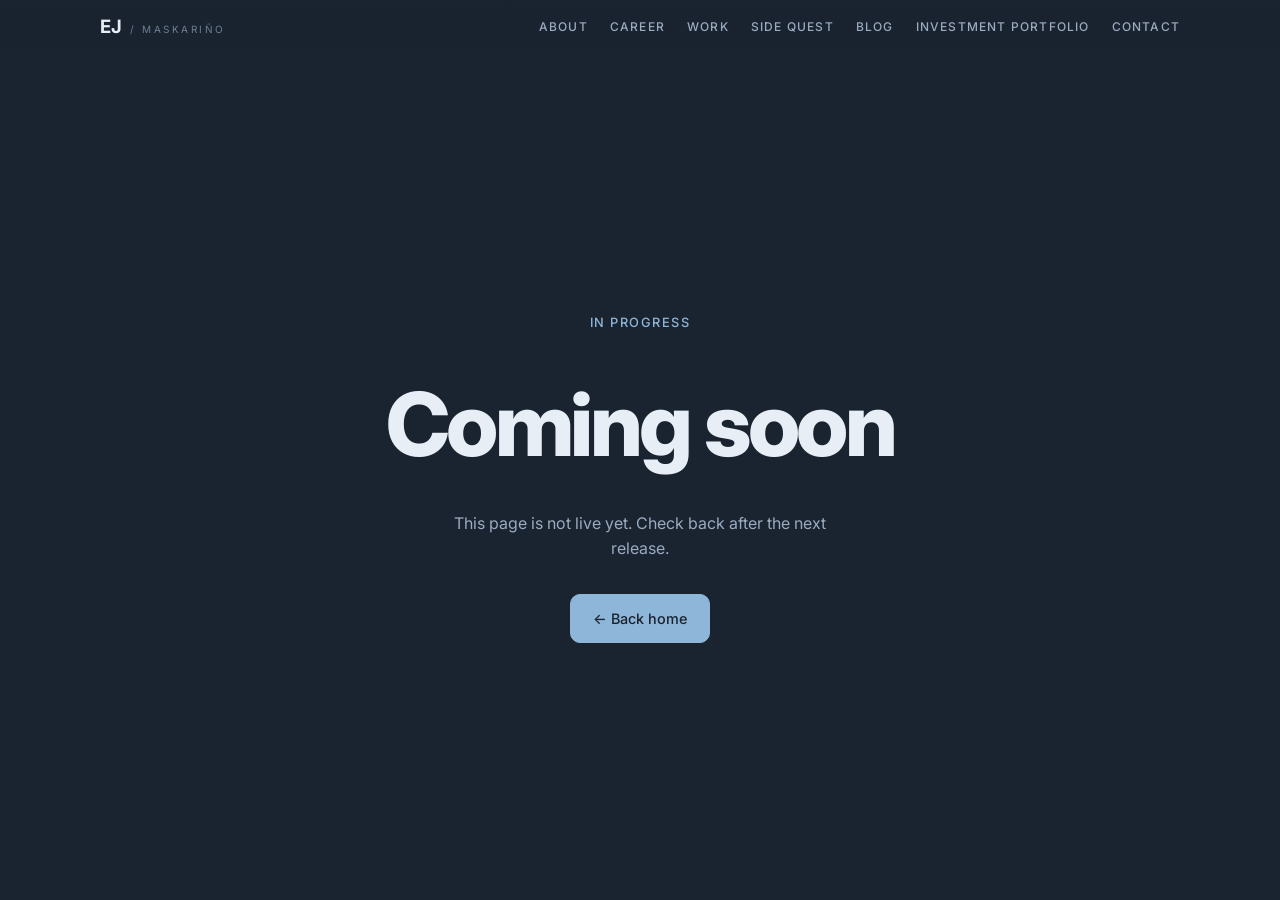
<file: coming-soon.html>
<!DOCTYPE html>
<html lang="en">
  <head>
    <meta charset="UTF-8" />
    <meta name="viewport" content="width=device-width, initial-scale=1.0, viewport-fit=cover" />
    <title>Coming soon | Ernest John Maskariño</title>
    <link rel="preconnect" href="https://fonts.googleapis.com" />
    <link rel="preconnect" href="https://fonts.gstatic.com" crossorigin />
    <link
      href="https://fonts.googleapis.com/css2?family=Inter:wght@300;400;500;600;700;800&display=swap"
      rel="stylesheet"
    />
    <link rel="icon" href="data:image/svg+xml,<svg xmlns='http://www.w3.org/2000/svg' viewBox='0 0 100 100'><rect width='100' height='100' rx='18' fill='%231a2330'/><text x='50' y='64' text-anchor='middle' font-size='36' font-family='Inter' fill='%238eb6d9'>EJ</text></svg>" />
    <link rel="stylesheet" href="css/styles.css" />
  </head>
  <body>
    <header class="site-header" id="header">
      <div class="header-inner">
        <a href="index.html" class="brand">
          <span>EJ</span>
          <small>/ Maskariño</small>
        </a>
        <button type="button" class="nav-toggle" id="nav-toggle" aria-label="Menu" aria-expanded="false" aria-controls="site-nav">
          <span></span><span></span><span></span>
        </button>
        <nav id="site-nav">
          <a href="index.html#about" class="nav-flip"><span>ABOUT</span><span>ABOUT</span></a>
          <a href="index.html#career" class="nav-flip"><span>CAREER</span><span>CAREER</span></a>
          <a href="index.html#work" class="nav-flip"><span>WORK</span><span>WORK</span></a>
          <a href="side-quest.html" class="nav-flip"><span>SIDE QUEST</span><span>SIDE QUEST</span></a>
          <a href="blogs.html" class="nav-flip"><span>BLOG</span><span>BLOG</span></a>
          <a href="investment.html" class="nav-flip"><span>INVESTMENT PORTFOLIO</span><span>INVESTMENT PORTFOLIO</span></a>
          <a href="index.html#contact" class="nav-flip"><span>CONTACT</span><span>CONTACT</span></a>
        </nav>
      </div>
    </header>

    <main class="soon">
      <p class="eyebrow" id="soon-kicker">In progress</p>
      <h1 id="soon-title">Coming soon</h1>
      <p class="lede" id="soon-copy">This page is not live yet. Check back after the next release.</p>
      <a class="btn-resume" href="index.html">← Back home</a>
    </main>

    <script>
      const pages = {
        "side-quest": {
          title: "Side quest",
          copy: "Personal experiments, builds, and side projects will live here.",
        },
        investment: {
          title: "Investment portfolio",
          copy: "Holdings, notes, and how I think about allocating capital will live here.",
        },
      };
      const key = new URLSearchParams(location.search).get("page");
      const page = pages[key];
      if (page) {
        document.title = page.title + " | Coming soon";
        document.getElementById("soon-kicker").textContent = page.title;
        document.getElementById("soon-copy").textContent = page.copy;
      }
    </script>
    <script src="js/script.js"></script>
  </body>
</html>
</file>
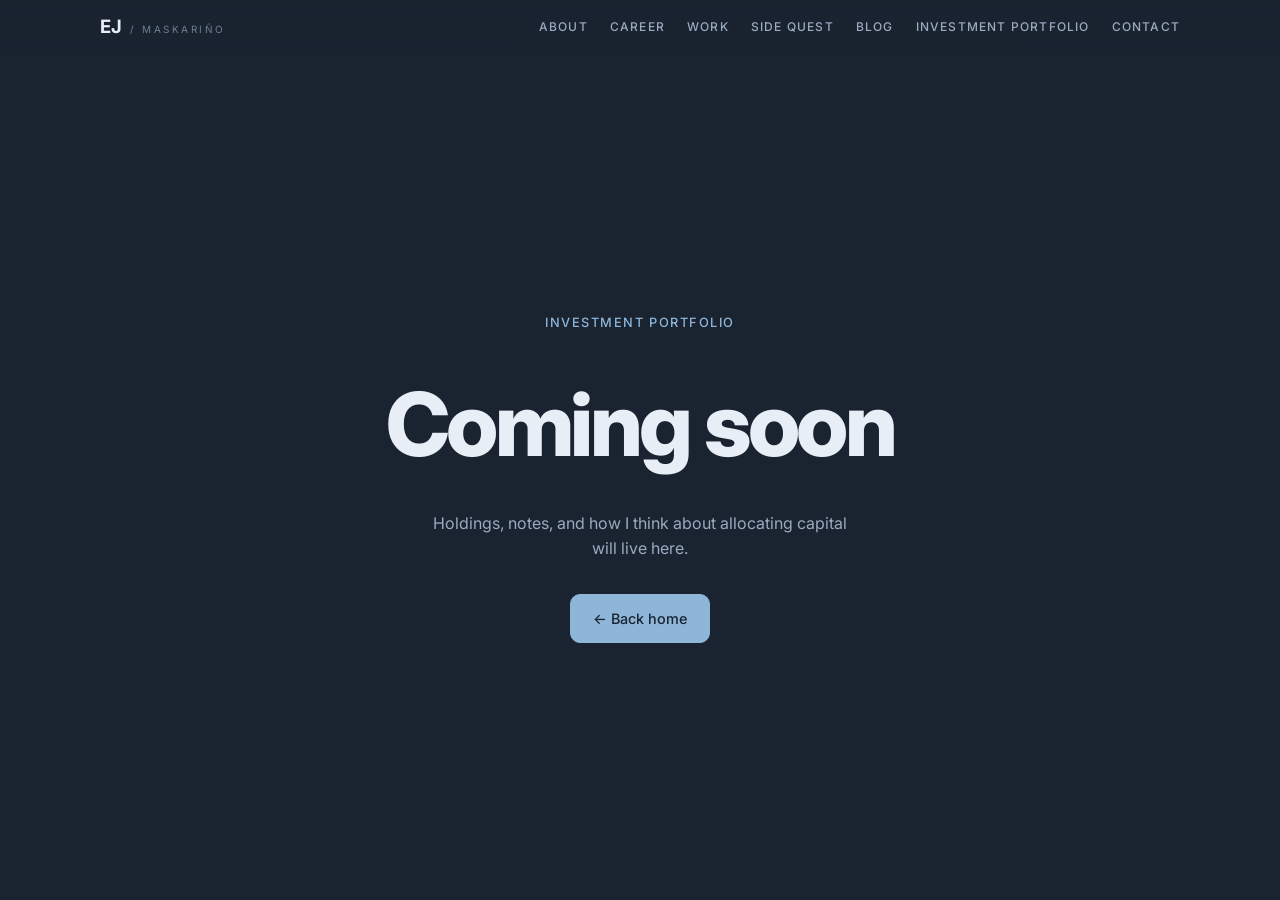
<file: investment.html>
<!DOCTYPE html>
<html lang="en">
  <head>
    <meta charset="UTF-8" />
    <meta name="viewport" content="width=device-width, initial-scale=1.0, viewport-fit=cover" />
    <title>Investment portfolio | Coming soon</title>
    <link rel="preconnect" href="https://fonts.googleapis.com" />
    <link rel="preconnect" href="https://fonts.gstatic.com" crossorigin />
    <link href="https://fonts.googleapis.com/css2?family=Inter:wght@300;400;500;600;700;800&display=swap" rel="stylesheet" />
    <link rel="stylesheet" href="css/styles.css" />
  </head>
  <body>
    <header class="site-header" id="header">
      <div class="header-inner">
        <a href="index.html" class="brand"><span>EJ</span><small>/ Maskariño</small></a>
        <button type="button" class="nav-toggle" id="nav-toggle" aria-label="Menu" aria-expanded="false" aria-controls="site-nav">
          <span></span><span></span><span></span>
        </button>
        <nav id="site-nav">
          <a href="index.html#about" class="nav-flip"><span>ABOUT</span><span>ABOUT</span></a>
          <a href="index.html#career" class="nav-flip"><span>CAREER</span><span>CAREER</span></a>
          <a href="index.html#work" class="nav-flip"><span>WORK</span><span>WORK</span></a>
          <a href="side-quest.html" class="nav-flip"><span>SIDE QUEST</span><span>SIDE QUEST</span></a>
          <a href="blogs.html" class="nav-flip"><span>BLOG</span><span>BLOG</span></a>
          <a href="investment.html" class="nav-flip"><span>INVESTMENT PORTFOLIO</span><span>INVESTMENT PORTFOLIO</span></a>
          <a href="index.html#contact" class="nav-flip"><span>CONTACT</span><span>CONTACT</span></a>
        </nav>
      </div>
    </header>
    <main class="soon">
      <p class="eyebrow">Investment portfolio</p>
      <h1>Coming soon</h1>
      <p class="lede">Holdings, notes, and how I think about allocating capital will live here.</p>
      <a class="btn-resume" href="index.html">← Back home</a>
    </main>
    <script src="js/script.js"></script>
  </body>
</html>
</file>
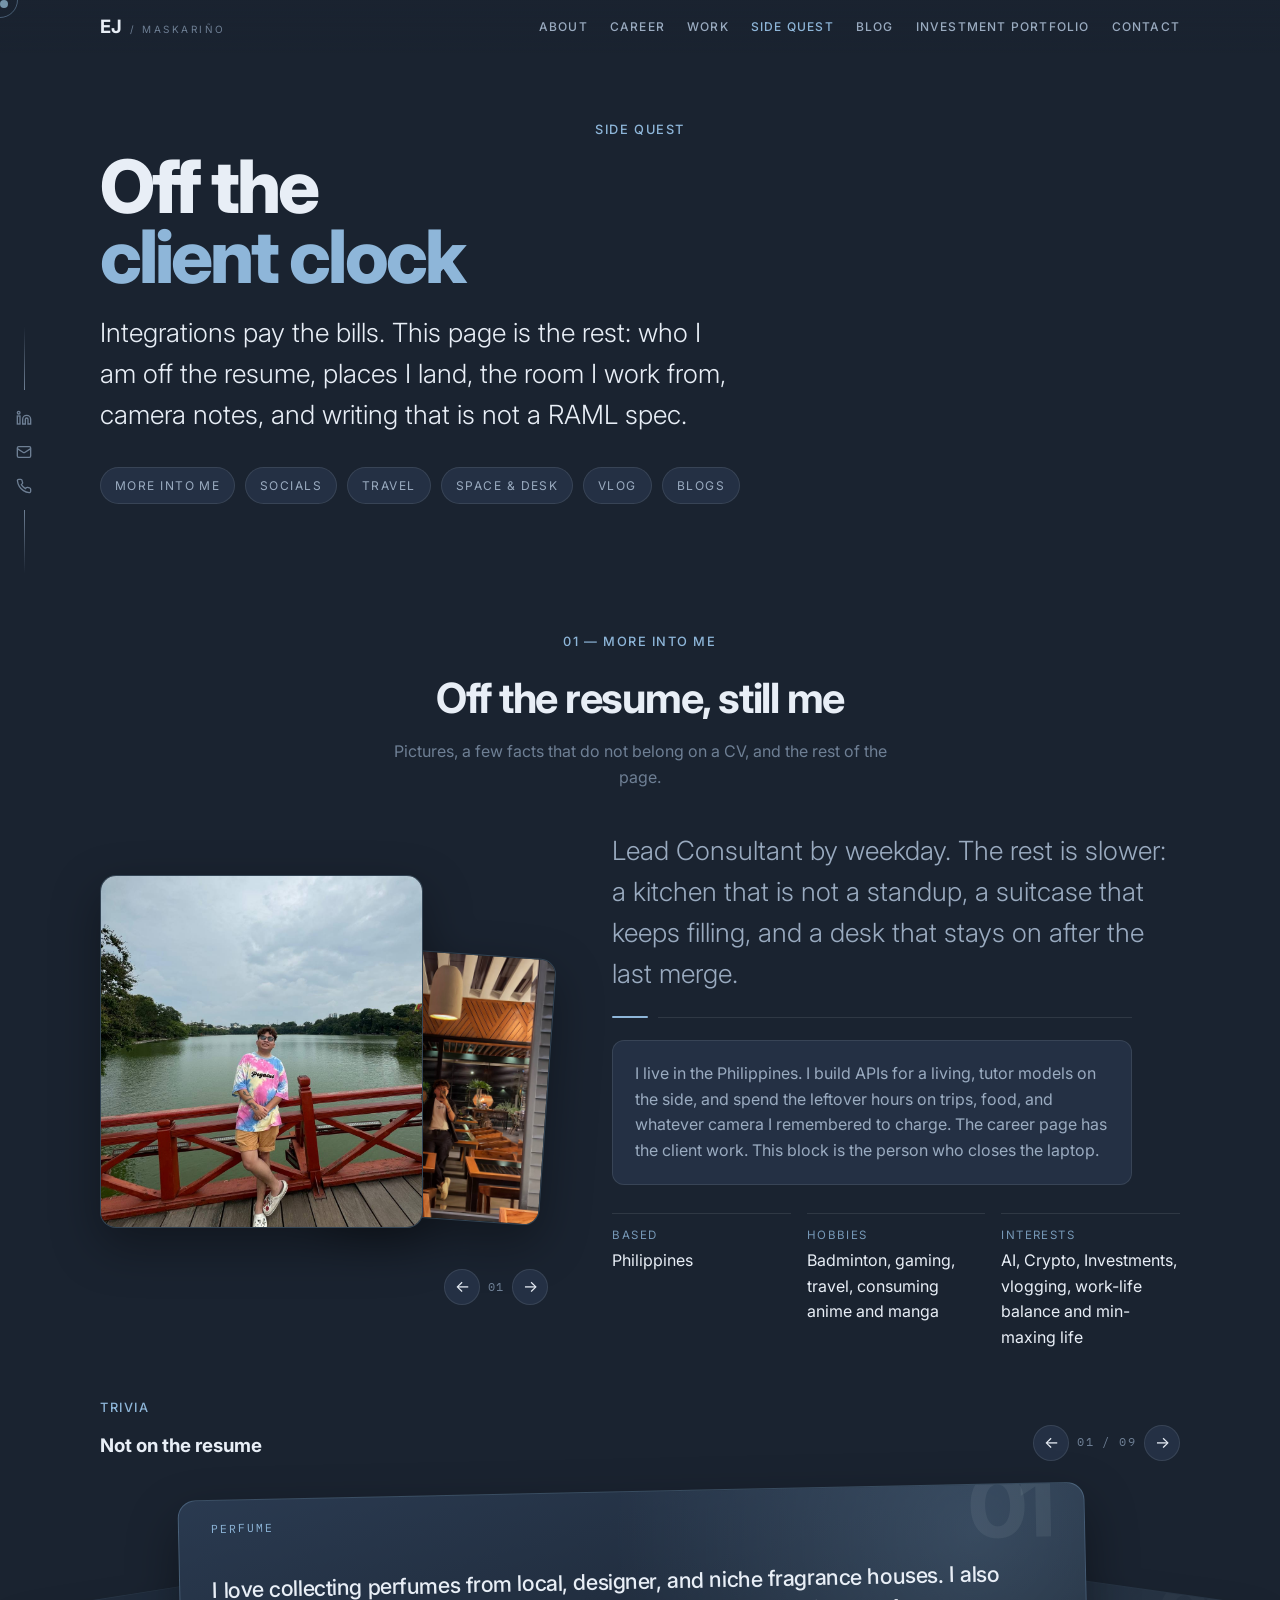
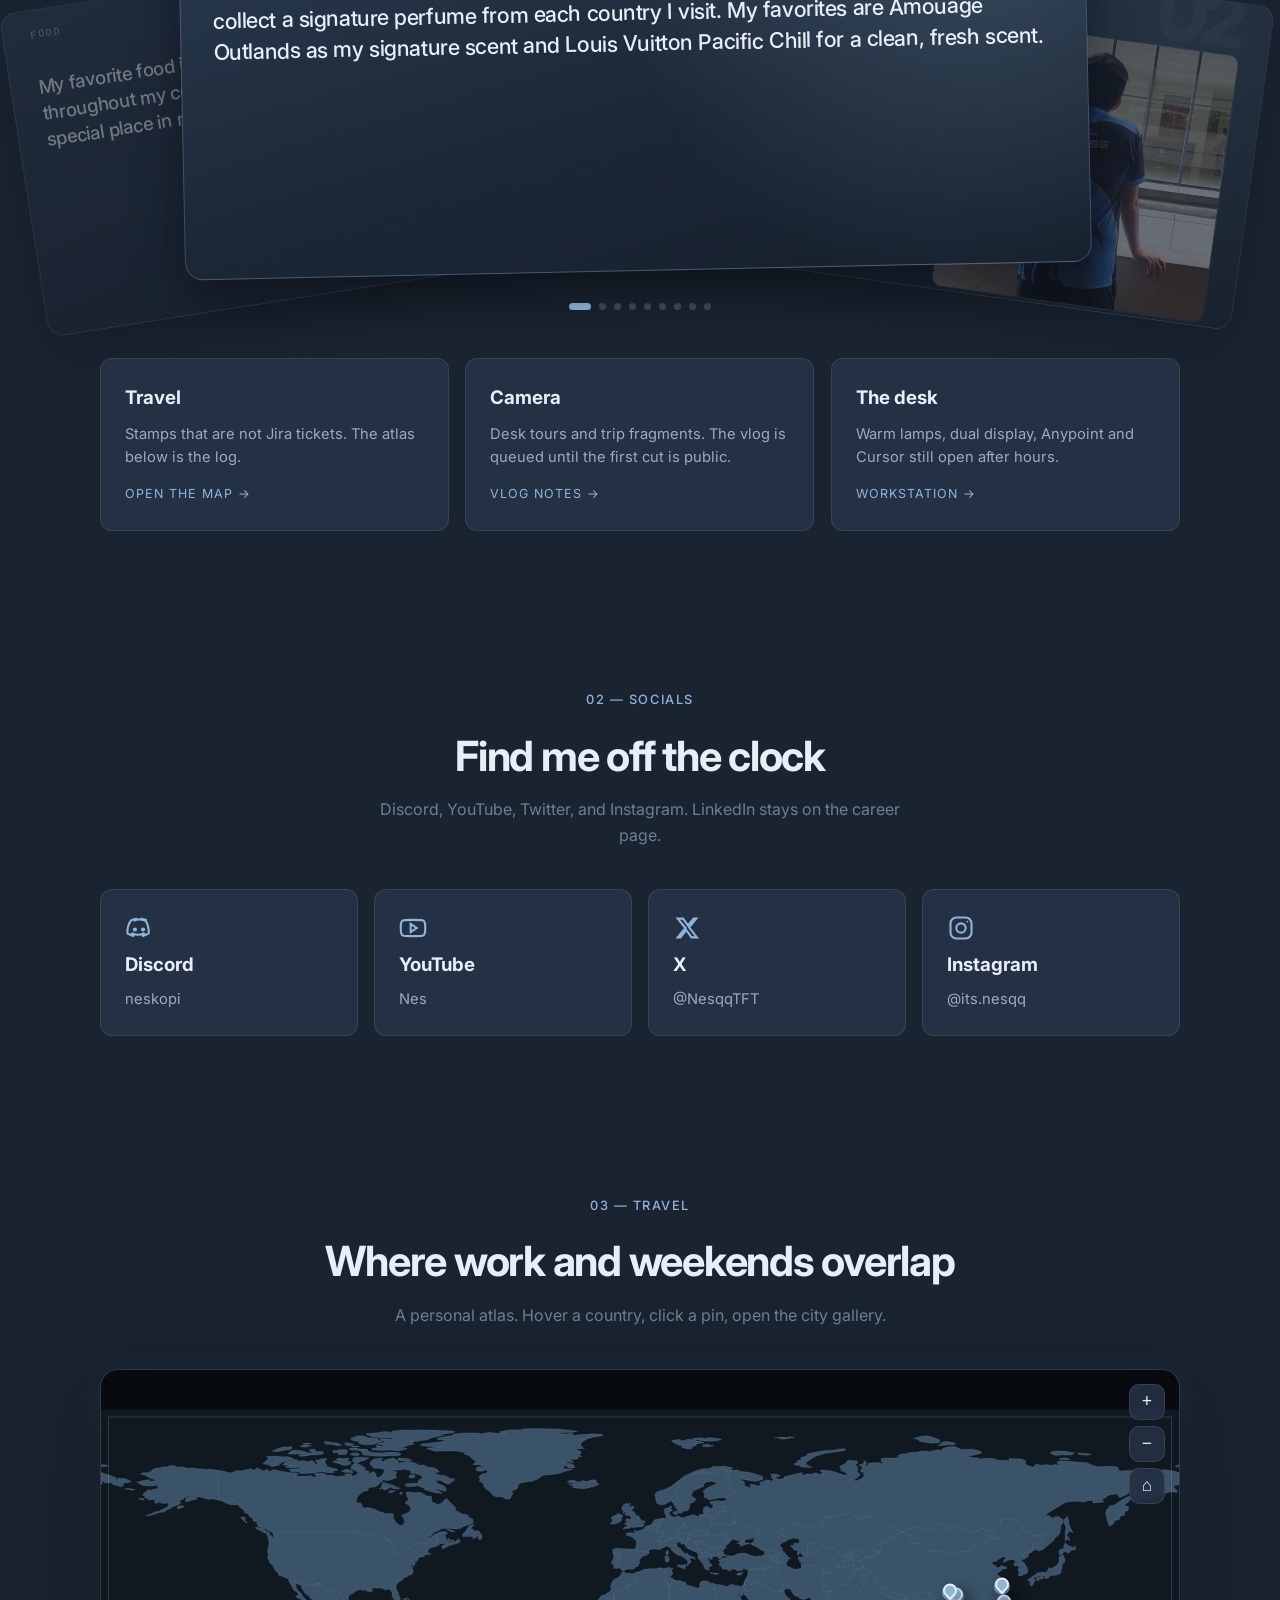
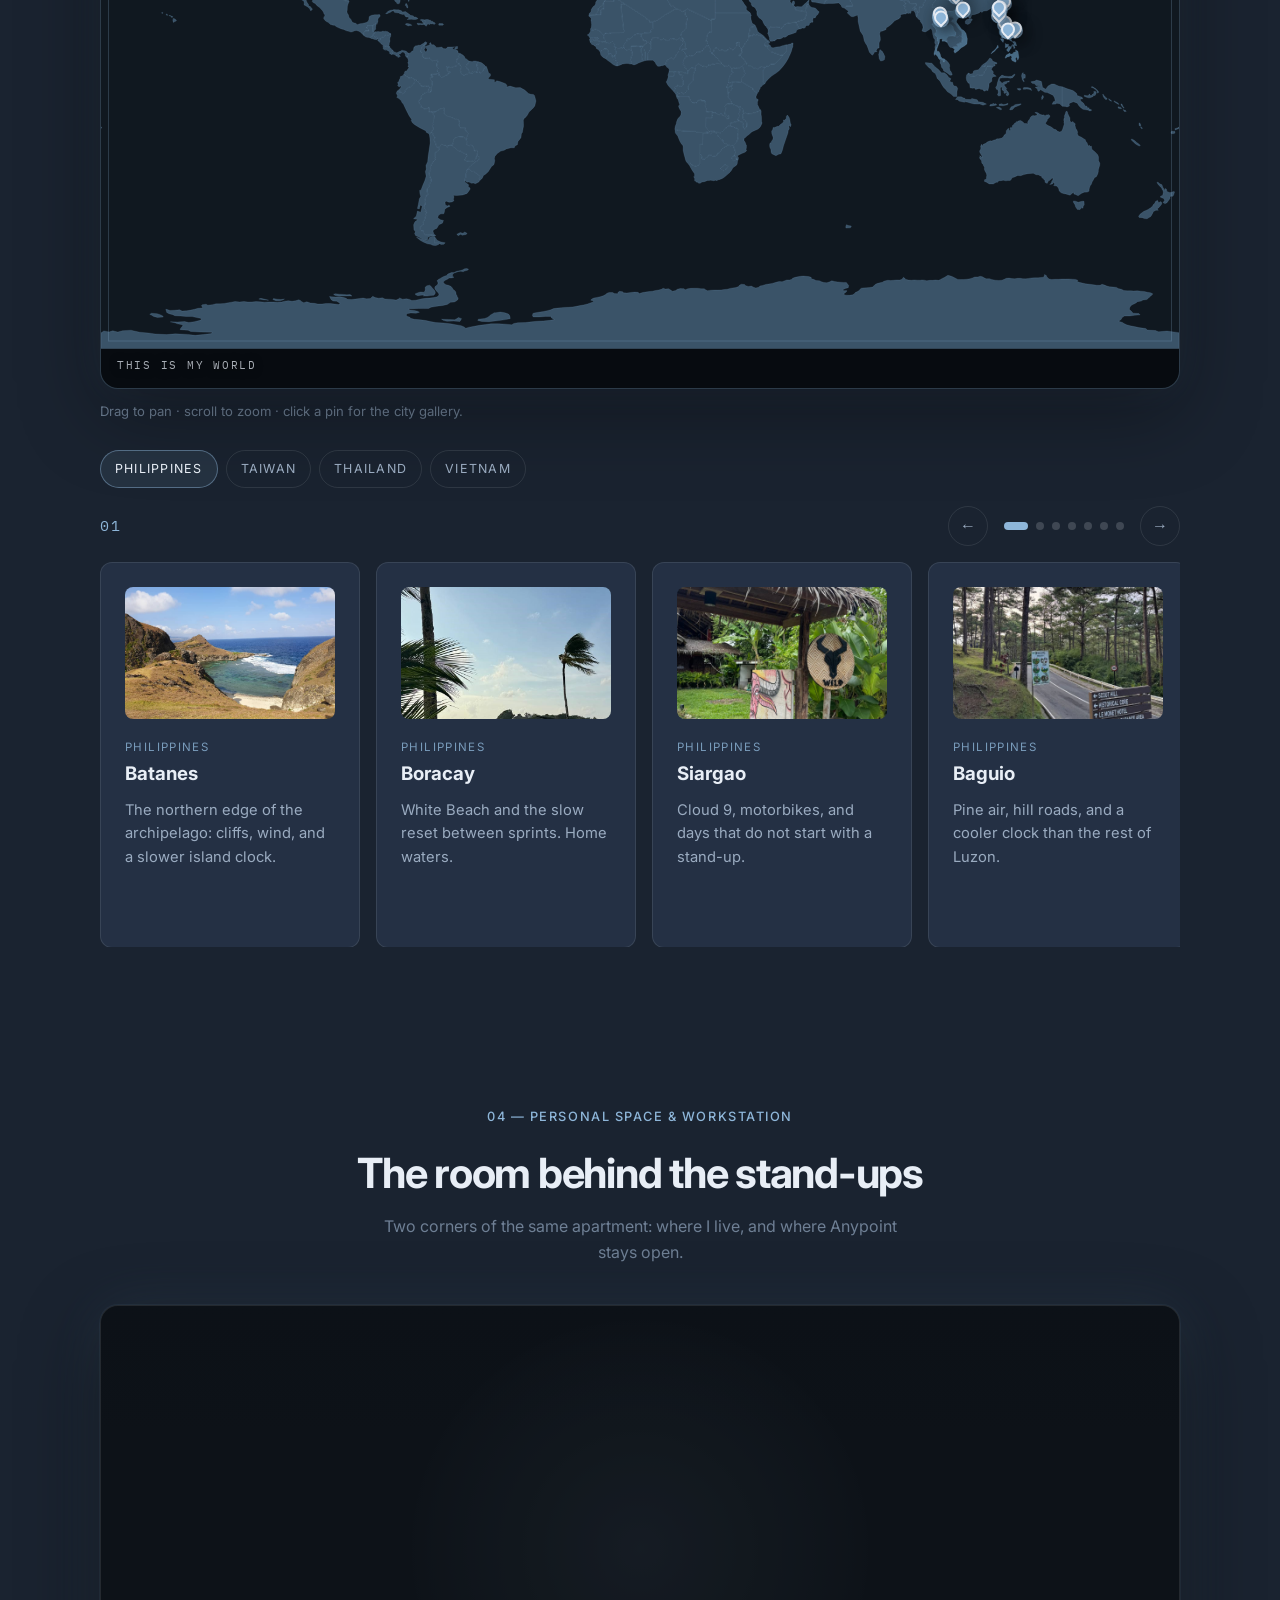
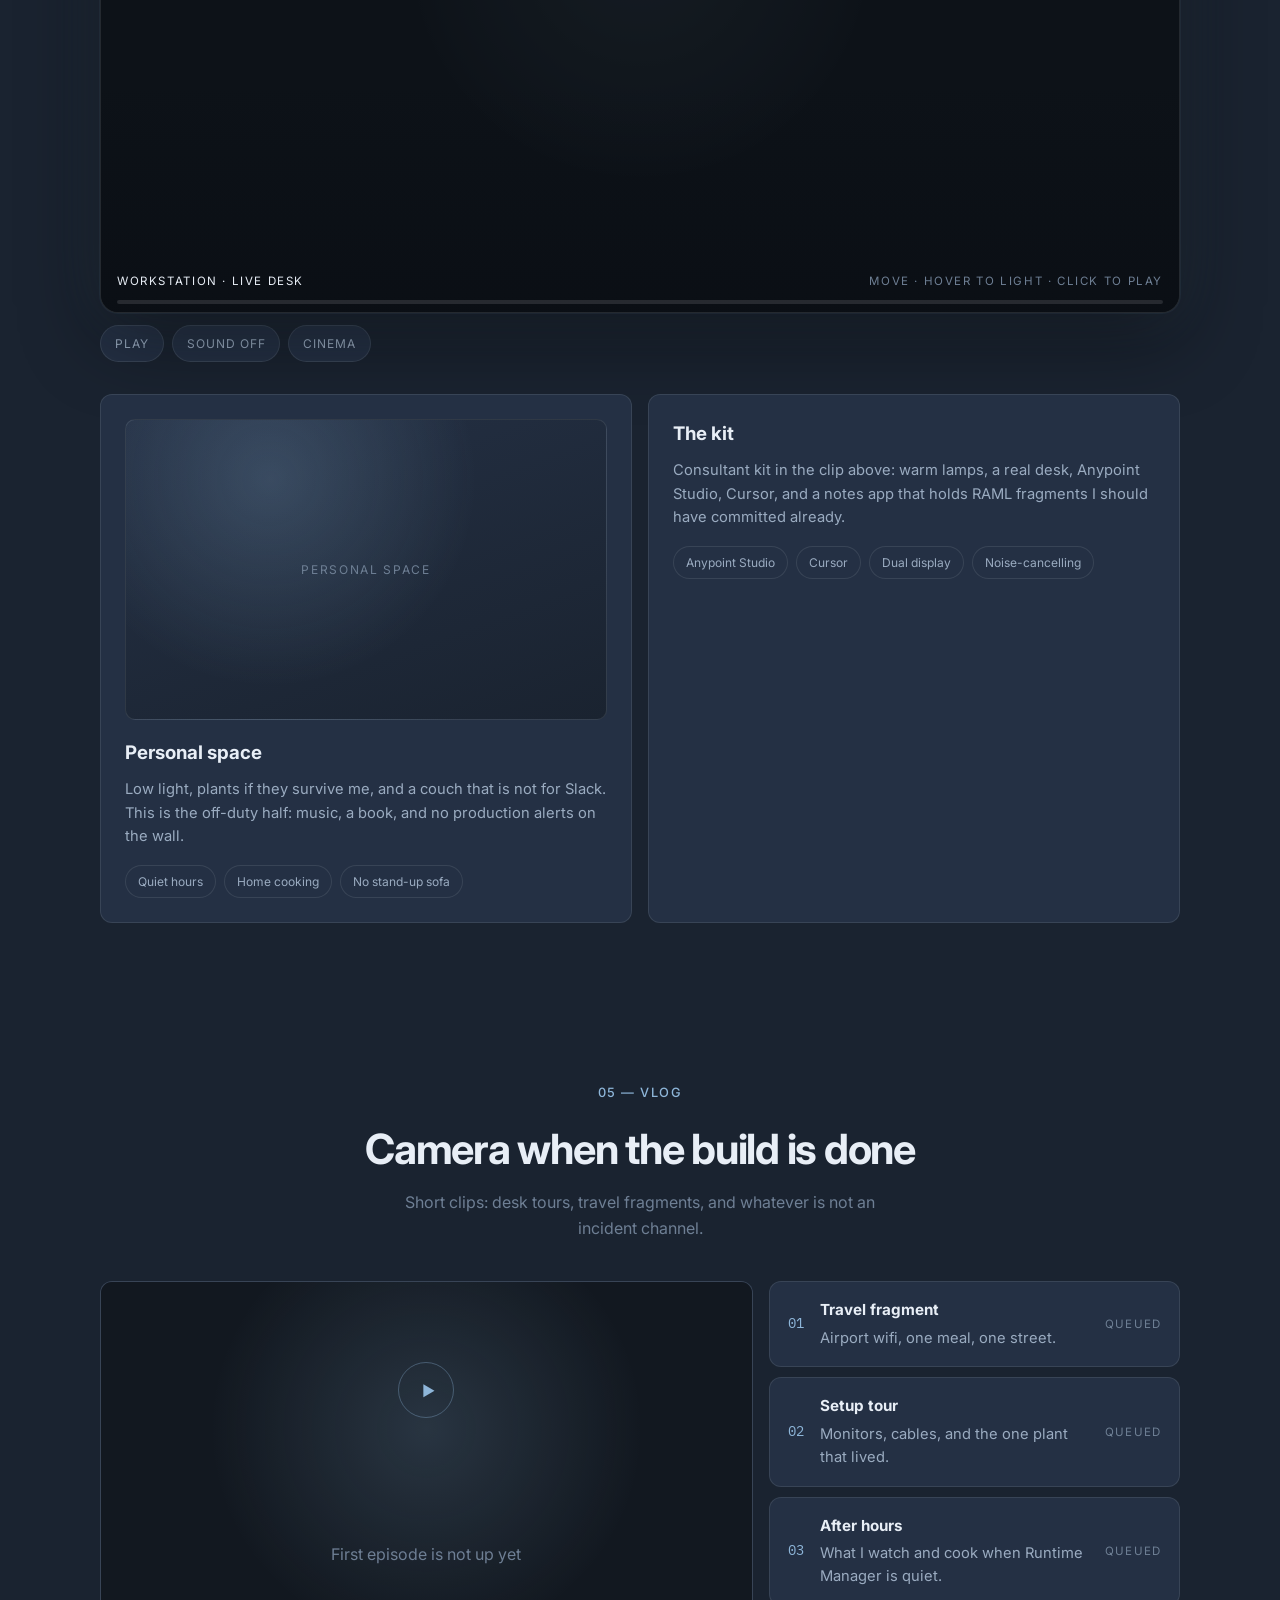
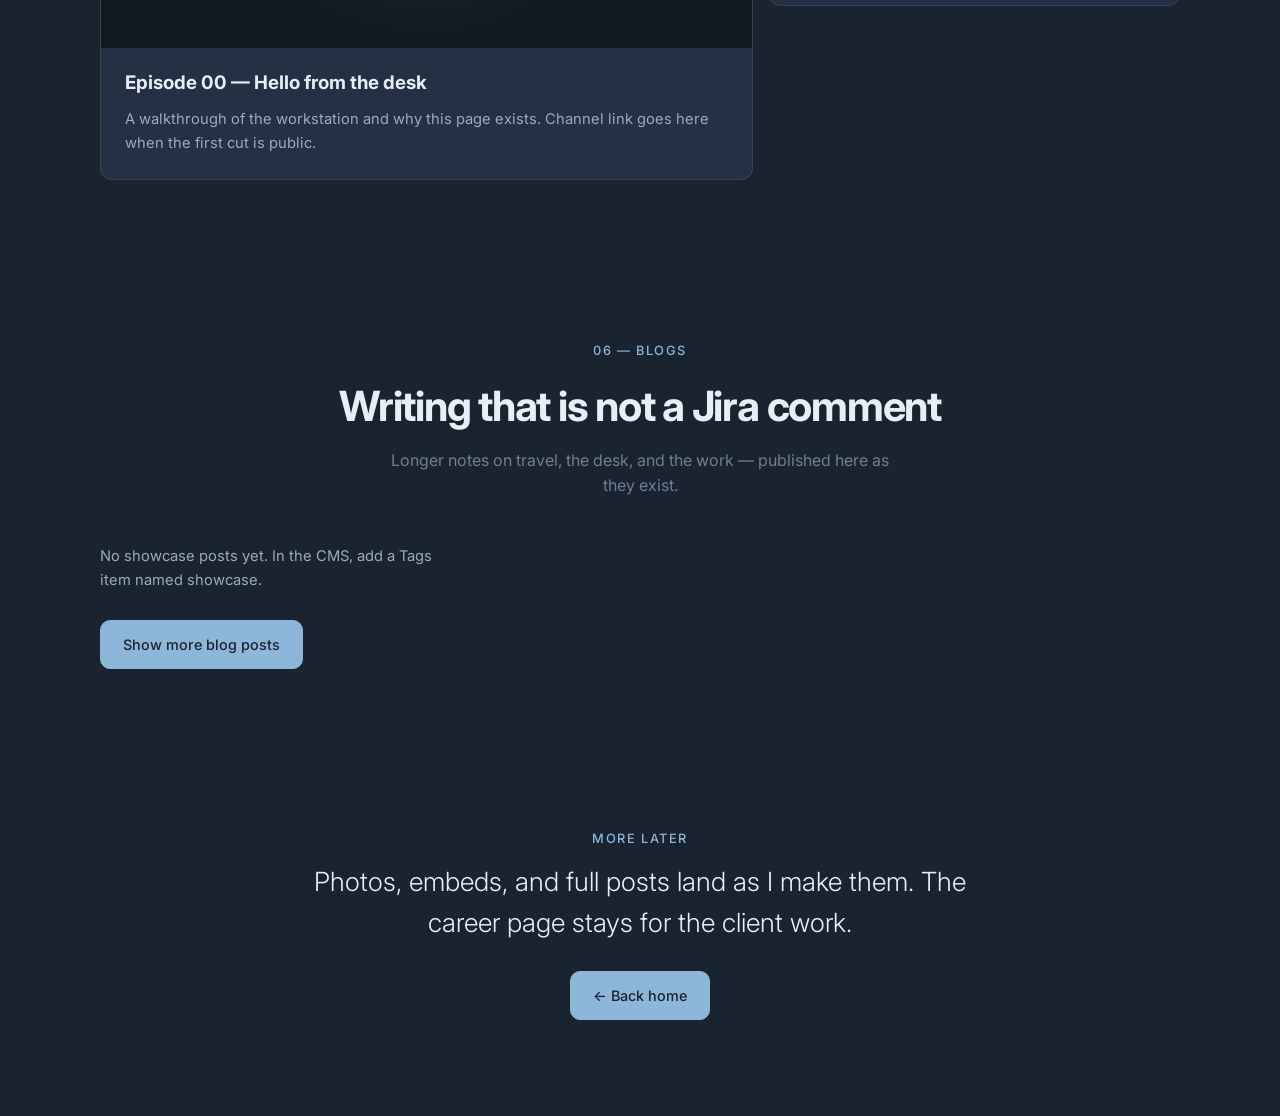
<file: side-quest.html>
<!DOCTYPE html>
<html lang="en">
  <head>
    <meta charset="UTF-8" />
    <meta name="viewport" content="width=device-width, initial-scale=1.0, viewport-fit=cover" />
    <title>Side quest | Ernest John Maskariño</title>
    <meta
      name="description"
      content="Off-the-clock notes: more into me, travel, personal space and workstation, vlog, and blogs."
    />
    <link rel="preconnect" href="https://fonts.googleapis.com" />
    <link rel="preconnect" href="https://fonts.gstatic.com" crossorigin />
    <link
      href="https://fonts.googleapis.com/css2?family=Inter:wght@300;400;500;600;700;800&family=IBM+Plex+Mono:wght@400;500&display=swap"
      rel="stylesheet"
    />
    <link rel="icon" href="data:image/svg+xml,<svg xmlns='http://www.w3.org/2000/svg' viewBox='0 0 100 100'><rect width='100' height='100' rx='18' fill='%231a2330'/><text x='50' y='64' text-anchor='middle' font-size='36' font-family='Inter' fill='%238eb6d9'>EJ</text></svg>" />
    <link rel="stylesheet" href="css/styles.css" />
  </head>
  <body>
    <div class="cursor-dot" id="cursor-dot"></div>
    <div class="cursor-ring" id="cursor-ring"></div>

    <header class="site-header" id="header">
      <div class="header-inner">
        <a href="index.html" class="brand"><span>EJ</span><small>/ Maskariño</small></a>
        <button type="button" class="nav-toggle" id="nav-toggle" aria-label="Menu" aria-expanded="false" aria-controls="site-nav">
          <span></span><span></span><span></span>
        </button>
        <nav id="site-nav">
          <a href="index.html#about" class="nav-flip"><span>ABOUT</span><span>ABOUT</span></a>
          <a href="index.html#career" class="nav-flip"><span>CAREER</span><span>CAREER</span></a>
          <a href="index.html#work" class="nav-flip"><span>WORK</span><span>WORK</span></a>
          <a href="side-quest.html" class="nav-flip" aria-current="page"><span>SIDE QUEST</span><span>SIDE QUEST</span></a>
          <a href="blogs.html" class="nav-flip"><span>BLOG</span><span>BLOG</span></a>
          <a href="investment.html" class="nav-flip"><span>INVESTMENT PORTFOLIO</span><span>INVESTMENT PORTFOLIO</span></a>
          <a href="index.html#contact" class="nav-flip"><span>CONTACT</span><span>CONTACT</span></a>
        </nav>
      </div>
    </header>

    <aside class="social-rail" aria-label="Social links">
      <span class="rail-line"></span>
      <a href="https://www.linkedin.com/in/ejmaskarino" target="_blank" rel="noopener" aria-label="LinkedIn">
        <svg viewBox="0 0 24 24" fill="none" stroke="currentColor" stroke-width="2"><path d="M16 8a6 6 0 0 1 6 6v7h-4v-7a2 2 0 0 0-2-2 2 2 0 0 0-2 2v7h-4v-7a6 6 0 0 1 6-6z"/><rect width="4" height="12" x="2" y="9"/><circle cx="4" cy="4" r="2"/></svg>
      </a>
      <a href="mailto:maskarinoernestjohn@gmail.com" aria-label="Email">
        <svg viewBox="0 0 24 24" fill="none" stroke="currentColor" stroke-width="2"><path d="m22 7-8.991 5.727a2 2 0 0 1-2.009 0L2 7"/><rect x="2" y="4" width="20" height="16" rx="2"/></svg>
      </a>
      <a href="tel:+639151373096" aria-label="Phone">
        <svg viewBox="0 0 24 24" fill="none" stroke="currentColor" stroke-width="2"><path d="M22 16.92v3a2 2 0 0 1-2.18 2 19.79 19.79 0 0 1-8.63-3.07 19.5 19.5 0 0 1-6-6 19.79 19.79 0 0 1-3.07-8.67A2 2 0 0 1 4.11 2h3a2 2 0 0 1 2 1.72c.13.96.36 1.9.7 2.81a2 2 0 0 1-.45 2.11L8.09 9.91a16 16 0 0 0 6 6l1.27-1.27a2 2 0 0 1 2.11-.45c.91.34 1.85.57 2.81.7A2 2 0 0 1 22 16.92z"/></svg>
      </a>
      <span class="rail-line down"></span>
    </aside>

    <main class="quest">
      <section class="quest-hero" id="top">
        <div class="wide">
          <h3 class="eyebrow">Side quest</h3>
          <h1 class="display">Off the<br /><span class="accent">client clock</span></h1>
          <p class="lead quest-lead">
            Integrations pay the bills. This page is the rest: who I am off the resume, places I land,
            the room I work from, camera notes, and writing that is not a RAML spec.
          </p>
          <nav class="quest-jump" aria-label="Side quest sections">
            <a href="#me">More into me</a>
            <a href="#socials">Socials</a>
            <a href="#travel">Travel</a>
            <a href="#space">Space &amp; desk</a>
            <a href="#vlog">Vlog</a>
            <a href="#blogs">Blogs</a>
          </nav>
        </div>
      </section>

      <section id="me">
        <div class="wide">
          <h3 class="eyebrow">01 — More into me</h3>
          <h2>Off the resume, still me</h2>
          <p class="sub">Pictures, a few facts that do not belong on a CV, and the rest of the page.</p>

          <div class="me-grid">
            <div class="me-photos" id="me-photos">
              <div class="me-photo me-photo-b" aria-hidden="true">
                <img id="me-photo-next" src="assets/images/portraits/ejpic2.jpg" alt="" />
              </div>
              <button type="button" class="me-photo me-photo-a" id="me-photo-now" aria-label="Next portrait">
                <img id="me-photo-current" src="assets/images/portraits/ejpic1.jpg" alt="EJ" />
              </button>
              <div class="me-photos-bar">
                <button type="button" id="me-photo-prev" aria-label="Previous portrait">←</button>
                <span id="me-photo-num">01</span>
                <button type="button" id="me-photo-next-btn" aria-label="Next portrait">→</button>
              </div>
            </div>
            <div class="me-copy">
              <p class="lead quest-lead">
                Lead Consultant by weekday. The rest is slower: a kitchen that is not a standup,
                a suitcase that keeps filling, and a desk that stays on after the last merge.
              </p>
              <div class="me-copy-break" aria-hidden="true"></div>
              <p class="me-copy-block">
                I live in the Philippines. I build APIs for a living, tutor models on the side,
                and spend the leftover hours on trips, food, and whatever camera I remembered to charge.
                The career page has the client work. This block is the person who closes the laptop.
              </p>
              <dl class="me-facts">
                <div>
                  <dt>Based</dt>
                  <dd>Philippines</dd>
                </div>
                <div>
                  <dt>Hobbies</dt>
                  <dd>Badminton, gaming, travel, consuming anime and manga</dd>
                </div>
                <div>
                  <dt>Interests</dt>
                  <dd>AI, Crypto, Investments, vlogging, work-life balance and min-maxing life</dd>
                </div>
              </dl>
            </div>
          </div>

          <div class="me-trivia" id="me-trivia">
            <div class="me-trivia-head">
              <div>
                <p class="eyebrow">Trivia</p>
                <h3>Not on the resume</h3>
              </div>
              <div class="me-trivia-bar">
                <button type="button" id="me-trivia-prev" aria-label="Previous fact">←</button>
                <span id="me-trivia-num">01</span>
                <button type="button" id="me-trivia-next" aria-label="Next fact">→</button>
              </div>
            </div>
            <div class="me-trivia-stage" id="me-trivia-stage" tabindex="0" aria-label="Trivia carousel">
              <article class="me-trivia-card" data-n="01" data-tag="Perfume">
                <p>I love collecting perfumes from local, designer, and niche fragrance houses. I also collect a signature perfume from each country I visit. My favorites are Amouage Outlands as my signature scent and Louis Vuitton Pacific Chill for a clean, fresh scent.</p>
              </article>
              <article class="me-trivia-card me-trivia-card--photo" data-n="02" data-tag="E-sport">
                <p>I was once a professional esports player for Mobile Legends: Bang Bang (MLBB). I named our team “Mizu Chimu,” which means “water team,” because my teammates were also my workmates at a water utility company.</p>
                <img src="assets/images/trivia/mizu-chimu.png" alt="Mizu Chimu jersey, LIESS" />
              </article>
              <article class="me-trivia-card me-trivia-card--photo" data-n="03" data-tag="Pets">
                <p>I’m both a cat lover and a dog lover. Mochi and Sachi🐱 PanPan🐶</p>
                <div class="me-trivia-pets">
                  <img src="assets/images/trivia/pet-dog.png" alt="PanPan in a tuxedo" />
                  <img src="assets/images/trivia/pet-cats.png" alt="Mochi and Sachi on the shelf" />
                </div>
              </article>
              <article class="me-trivia-card" data-n="04" data-tag="Crypto">
                <p>I was once quite active in the crypto space and built a significant following around it. However, I wasn’t able to fully commit to it because of my busy schedule. You can check out my old page here: <a href="https://www.facebook.com/NesFBPH/" target="_blank" rel="noopener noreferrer">NesFBPH on Facebook</a>.</p>
              </article>
              <article class="me-trivia-card me-trivia-card--photo" data-n="05" data-tag="Spots">
                <p>I love rooftops. Whenever I’m feeling down, I like to hang out at my favorite rooftop spots. I’ve explored so many rooftops around Metro Manila that I’ve practically memorized all the best ones.</p>
                <img src="assets/images/trivia/rooftop.png" alt="Night rooftop overlooking Metro Manila" />
              </article>
              <article class="me-trivia-card" data-n="06" data-tag="Marriage">
                <p>At one point in my life, I covered weddings and worked as a drone pilot. I was fascinated by the idea of capturing weddings from a unique perspective, but eventually realized that I didn’t want to get married myself.</p>
              </article>
              <article class="me-trivia-card" data-n="07" data-tag="Games">
                <p>I enjoy tactical and strategy games, and I occasionally play shooters as well. I peaked at Diamond in both League of Legends and Teamfight Tactics (TFT), and Platinum in Valorant. My favorite game of all time is Assassin’s Creed II, while Warcraft and StarCraft are my favorite strategy games.</p>
              </article>
              <article class="me-trivia-card" data-n="08" data-tag="Fear">
                <p>I’m afraid of heights and deep water, but I’ve always believed in challenging myself. That’s why I enrolled in swimming and freediving lessons to overcome those fears. Skydiving is next on my list.</p>
              </article>
              <article class="me-trivia-card" data-n="08" data-tag="Food">
                <p>My favorite food is lechon kawali, which I ate almost every day during my lunch break throughout my college years. It became a staple of my college life and still holds a special place in my heart.</p>
              </article>
            </div>
            <div class="me-trivia-dots" id="me-trivia-dots"></div>
          </div>

          <div class="me-hobbies">
            <article>
              <h3>Travel</h3>
              <p>Stamps that are not Jira tickets. The atlas below is the log.</p>
              <a href="#travel">Open the map →</a>
            </article>
            <article>
              <h3>Camera</h3>
              <p>Desk tours and trip fragments. The vlog is queued until the first cut is public.</p>
              <a href="#vlog">Vlog notes →</a>
            </article>
            <article>
              <h3>The desk</h3>
              <p>Warm lamps, dual display, Anypoint and Cursor still open after hours.</p>
              <a href="#space">Workstation →</a>
            </article>
          </div>
        </div>
      </section>

      <section id="socials">
        <div class="wide">
          <h3 class="eyebrow">02 — Socials</h3>
          <h2>Find me off the clock</h2>
          <p class="sub">Discord, YouTube, Twitter, and Instagram. LinkedIn stays on the career page.</p>
          <div class="quest-socials">
            <a class="quest-social" href="https://discordapp.com/users/279194234362265601" target="_blank" rel="noopener noreferrer">
              <svg viewBox="0 0 24 24" fill="none" stroke="currentColor" stroke-width="1.8" aria-hidden="true"><path d="M8.5 14.2a.9.9 0 1 0 0-1.8.9.9 0 0 0 0 1.8Zm7 0a.9.9 0 1 0 0-1.8.9.9 0 0 0 0 1.8Z"/><path d="M18.6 5.3A15.7 15.7 0 0 0 14.5 4l-.4.7a13.8 13.8 0 0 1 3.5 1.1 11.9 11.9 0 0 0-10.2 0A13.8 13.8 0 0 1 9.9 4.7L9.5 4a15.7 15.7 0 0 0-4.1 1.3C2.4 9.2 1.8 13 2.1 16.7A16 16 0 0 0 7 18.8l.7-1.1a10 10 0 0 1-1.6-.8l.3-.2c3.1 1.4 6.5 1.4 9.6 0l.3.2c-.5.3-1 .6-1.6.8l.7 1.1a16 16 0 0 0 4.9-2.1c.4-3.9-.6-7.7-2.7-11.4Z"/></svg>
              <h3>Discord</h3>
              <p>neskopi</p>
            </a>
            <a class="quest-social" href="https://www.youtube.com/@nes5906" target="_blank" rel="noopener noreferrer">
              <svg viewBox="0 0 24 24" fill="none" stroke="currentColor" stroke-width="1.8" aria-hidden="true"><path d="M22.5 12s0-3.2-.4-4.6a2.9 2.9 0 0 0-2-2C18.2 5 12 5 12 5s-6.2 0-8.1.4a2.9 2.9 0 0 0-2 2C1.5 8.8 1.5 12 1.5 12s0 3.2.4 4.6a2.9 2.9 0 0 0 2 2c1.9.4 8.1.4 8.1.4s6.2 0 8.1-.4a2.9 2.9 0 0 0 2-2c.4-1.4.4-4.6.4-4.6Z"/><path d="m10 15.5 5.2-3.5L10 8.5v7Z"/></svg>
              <h3>YouTube</h3>
              <p>Nes</p>
            </a>
            <a class="quest-social" href="https://x.com/NesqqTFT" target="_blank" rel="noopener noreferrer">
              <svg viewBox="0 0 24 24" fill="none" stroke="currentColor" stroke-width="1.8" aria-hidden="true"><path d="M4 4h4.6l4.2 5.7L17.7 4H20l-6.2 7.4L20.5 20h-4.6l-4.6-6.3L6.3 20H4l6.7-8L4 4Z"/></svg>
              <h3>X</h3>
              <p>@NesqqTFT</p>
            </a>
            <a class="quest-social" href="https://www.instagram.com/its.nesqq/" target="_blank" rel="noopener noreferrer">
              <svg viewBox="0 0 24 24" fill="none" stroke="currentColor" stroke-width="1.8" aria-hidden="true"><rect x="3" y="3" width="18" height="18" rx="5"/><circle cx="12" cy="12" r="4"/><circle cx="17.5" cy="6.5" r="0.8" fill="currentColor" stroke="none"/></svg>
              <h3>Instagram</h3>
              <p>@its.nesqq</p>
            </a>
          </div>
        </div>
      </section>

      <section id="travel">
        <div class="wide no-reveal">
          <h3 class="eyebrow">03 — Travel</h3>
          <h2>Where work and weekends overlap</h2>
          <p class="sub">A personal atlas. Hover a country, click a pin, open the city gallery.</p>

          <div class="world-wrap">
            <div id="journal-map" class="journal-map" role="application" aria-label="Travel journal world map">
              <div class="jm-viewport">
                <div class="jm-stage">
                  <div class="jm-plane">
                    <div class="jm-world" aria-hidden="true"></div>
                    <div class="jm-pins"></div>
                  </div>
                </div>
              </div>
              <div class="jm-tools" aria-label="Map controls">
                <button type="button" data-jm="in" aria-label="Zoom in">+</button>
                <button type="button" data-jm="out" aria-label="Zoom out">−</button>
                <button type="button" data-jm="reset" aria-label="Reset to world view">⌂</button>
              </div>
              <p class="jm-hud"><span class="jm-hud-name">This is my world</span></p>
              <article class="jm-card" hidden></article>
            </div>
            <p class="world-legend">Drag to pan · scroll to zoom · click a pin for the city gallery.</p>
          </div>

          <div class="place-carousel">
            <div class="place-countries" id="place-countries" role="tablist" aria-label="Countries visited"></div>
            <div class="place-carousel-bar">
              <span class="place-carousel-num" id="place-num">01</span>
              <div class="work-nav">
                <button type="button" id="place-prev" aria-label="Previous city">←</button>
                <div class="work-dots" id="place-dots"></div>
                <button type="button" id="place-next" aria-label="Next city">→</button>
              </div>
            </div>
            <div class="place-carousel-stage" id="quest-places">
              <div class="place-track" id="place-track"></div>
            </div>
          </div>
        </div>
      </section>

      <section id="space">
        <div class="wide">
          <h3 class="eyebrow">04 — Personal space &amp; workstation</h3>
          <h2>The room behind the stand-ups</h2>
          <p class="sub">Two corners of the same apartment: where I live, and where Anypoint stays open.</p>

          <div class="desk-stage" id="desk-stage">
            <div class="desk-stage-inner" id="desk-tilt">
              <video
                id="desk-video"
                src="assets/video/cozy-setup.mp4"
                muted
                loop
                playsinline
                preload="metadata"
                aria-label="Cozy workstation setup"
              ></video>
              <div class="desk-vignette" aria-hidden="true"></div>
              <div class="desk-spot" id="desk-spot" aria-hidden="true"></div>
              <div class="desk-grain" aria-hidden="true"></div>
              <div class="desk-hud">
                <span>Workstation · live desk</span>
                <span class="desk-hint">Move · hover to light · click to play</span>
              </div>
              <div class="desk-scrub" id="desk-scrub" role="slider" aria-label="Video position" tabindex="0">
                <div class="desk-scrub-bar" id="desk-scrub-bar"></div>
              </div>
            </div>
            <div class="desk-controls">
              <button type="button" id="desk-play" aria-label="Pause video">Pause</button>
              <button type="button" id="desk-mute" aria-label="Unmute video">Sound off</button>
              <button type="button" id="desk-cinema-btn" aria-label="Open cinema view">Cinema</button>
            </div>
          </div>
        </div>

        <div class="desk-cinema" id="desk-cinema" hidden>
          <button type="button" class="desk-cinema-close" id="desk-cinema-close" aria-label="Close cinema">✕</button>
          <div class="desk-cinema-frame" id="desk-cinema-frame"></div>
        </div>

        <div class="wide">
          <div class="quest-space">
            <article>
              <div class="quest-frame quest-frame-space" aria-hidden="true">
                <span>Personal space</span>
              </div>
              <h3>Personal space</h3>
              <p>
                Low light, plants if they survive me, and a couch that is not for Slack.
                This is the off-duty half: music, a book, and no production alerts on the wall.
              </p>
              <div class="chips">
                <span>Quiet hours</span>
                <span>Home cooking</span>
                <span>No stand-up sofa</span>
              </div>
            </article>
            <article>
              <h3>The kit</h3>
              <p>
                Consultant kit in the clip above: warm lamps, a real desk, Anypoint Studio,
                Cursor, and a notes app that holds RAML fragments I should have committed already.
              </p>
              <div class="chips">
                <span>Anypoint Studio</span>
                <span>Cursor</span>
                <span>Dual display</span>
                <span>Noise-cancelling</span>
              </div>
            </article>
          </div>
        </div>
      </section>

      <section id="vlog">
        <div class="wide">
          <h3 class="eyebrow">05 — Vlog</h3>
          <h2>Camera when the build is done</h2>
          <p class="sub">Short clips: desk tours, travel fragments, and whatever is not an incident channel.</p>
          <div class="quest-vlog">
            <div class="quest-player">
              <div class="quest-player-screen">
                <span class="quest-play" aria-hidden="true">▶</span>
                <p>First episode is not up yet</p>
              </div>
              <div class="quest-player-meta">
                <h3>Episode 00 — Hello from the desk</h3>
                <p>A walkthrough of the workstation and why this page exists. Channel link goes here when the first cut is public.</p>
              </div>
            </div>
            <ol class="quest-episodes">
              <li>
                <span>01</span>
                <div>
                  <h4>Travel fragment</h4>
                  <p>Airport wifi, one meal, one street.</p>
                </div>
                <em>Queued</em>
              </li>
              <li>
                <span>02</span>
                <div>
                  <h4>Setup tour</h4>
                  <p>Monitors, cables, and the one plant that lived.</p>
                </div>
                <em>Queued</em>
              </li>
              <li>
                <span>03</span>
                <div>
                  <h4>After hours</h4>
                  <p>What I watch and cook when Runtime Manager is quiet.</p>
                </div>
                <em>Queued</em>
              </li>
            </ol>
          </div>
        </div>
      </section>

      <section id="blogs">
        <div class="wide">
          <h3 class="eyebrow">06 — Blogs</h3>
          <h2>Writing that is not a Jira comment</h2>
          <p class="sub">Longer notes on travel, the desk, and the work — published here as they exist.</p>
          <div class="quest-blogs" data-blog-list="showcase"></div>
          <a class="btn-resume blog-more" href="blogs.html">Show more blog posts</a>
        </div>
      </section>

      <section class="quest-close">
        <div class="narrow">
          <h3 class="eyebrow">More later</h3>
          <p class="lead">Photos, embeds, and full posts land as I make them. The career page stays for the client work.</p>
          <a class="btn-resume" href="index.html">← Back home</a>
        </div>
      </section>
    </main>

    <script src="js/travel-map.js"></script>
    <script src="js/script.js"></script>
    <script src="js/blog.js?v=list-fix"></script>
  </body>
</html>
</file>
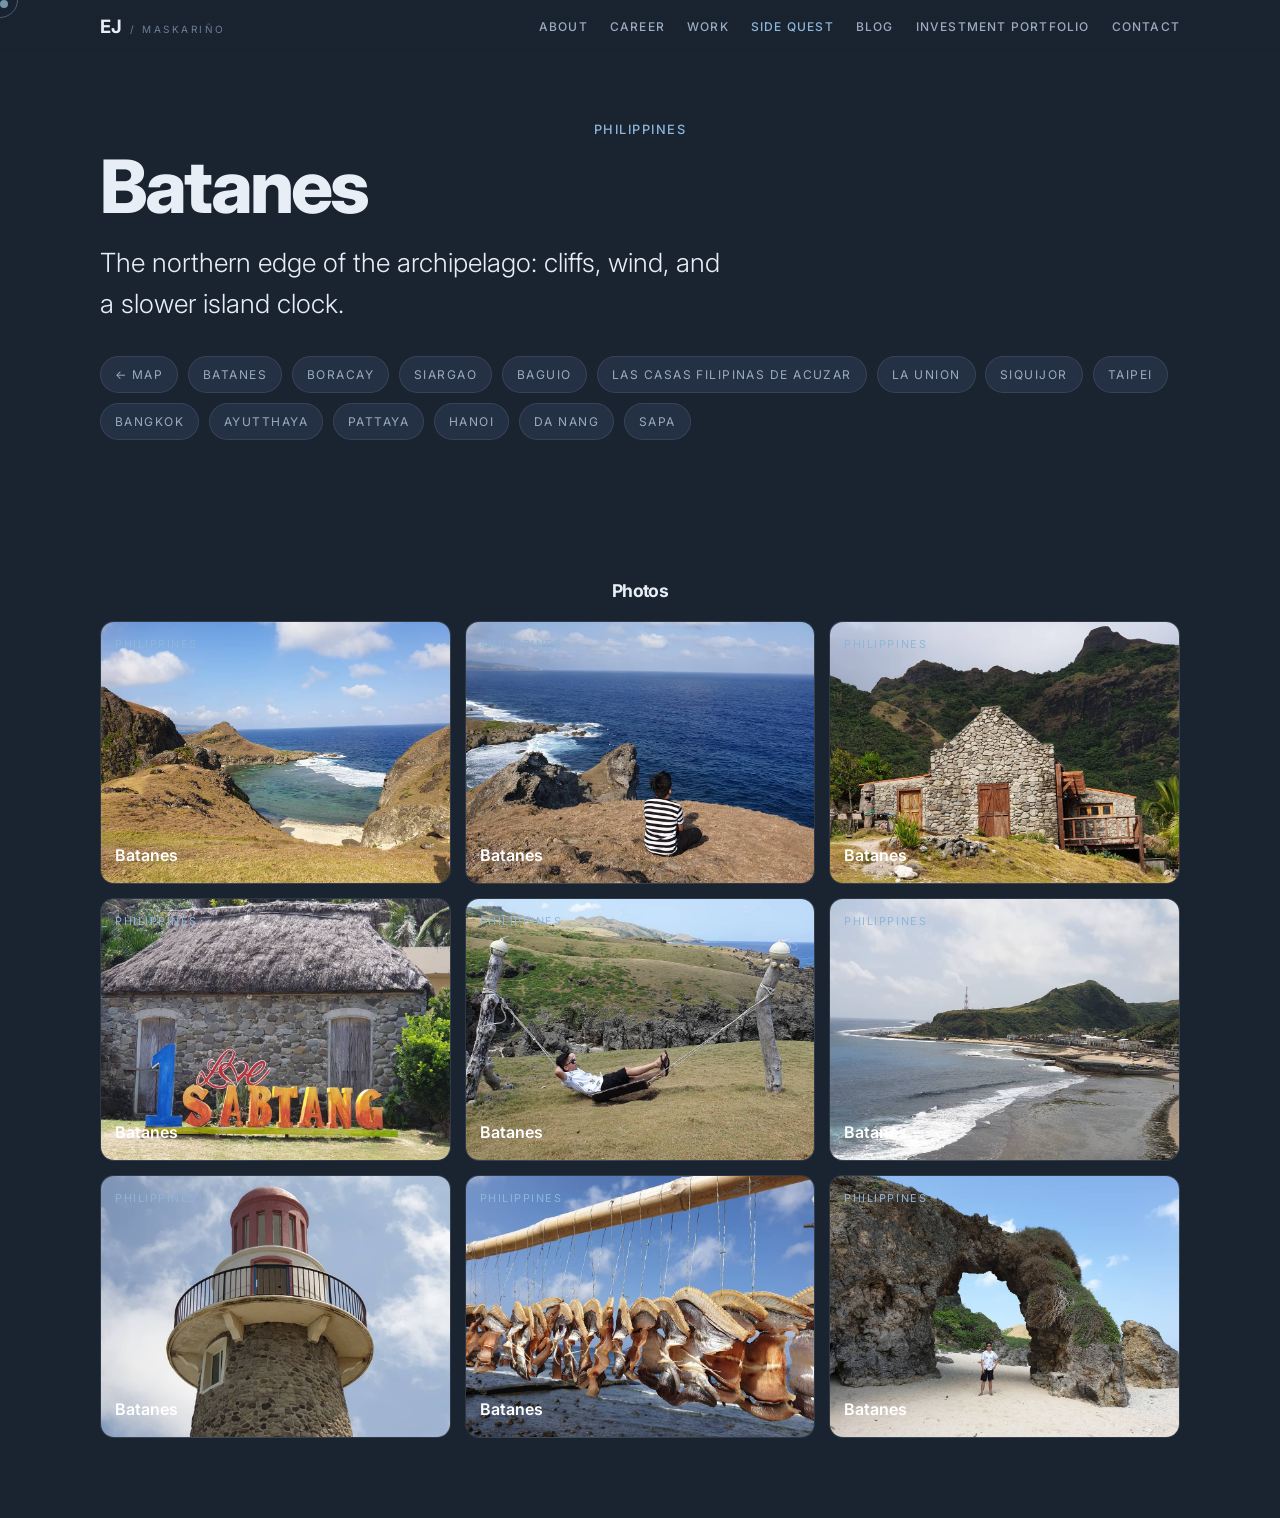
<file: travel.html>
<!DOCTYPE html>
<html lang="en">
  <head>
    <meta charset="UTF-8" />
    <meta name="viewport" content="width=device-width, initial-scale=1.0, viewport-fit=cover" />
    <title>Travel gallery | Ernest John Maskariño</title>
    <meta name="description" content="Photo gallery from the side quest map." />
    <link rel="preconnect" href="https://fonts.googleapis.com" />
    <link rel="preconnect" href="https://fonts.gstatic.com" crossorigin />
    <link
      href="https://fonts.googleapis.com/css2?family=Inter:wght@300;400;500;600;700;800&family=IBM+Plex+Mono:wght@400;500&display=swap"
      rel="stylesheet"
    />
    <link rel="icon" href="data:image/svg+xml,<svg xmlns='http://www.w3.org/2000/svg' viewBox='0 0 100 100'><rect width='100' height='100' rx='18' fill='%231a2330'/><text x='50' y='64' text-anchor='middle' font-size='36' font-family='Inter' fill='%238eb6d9'>EJ</text></svg>" />
    <link rel="stylesheet" href="css/styles.css" />
  </head>
  <body>
    <div class="cursor-dot" id="cursor-dot"></div>
    <div class="cursor-ring" id="cursor-ring"></div>

    <header class="site-header" id="header">
      <div class="header-inner">
        <a href="index.html" class="brand"><span>EJ</span><small>/ Maskariño</small></a>
        <button type="button" class="nav-toggle" id="nav-toggle" aria-label="Menu" aria-expanded="false" aria-controls="site-nav">
          <span></span><span></span><span></span>
        </button>
        <nav id="site-nav">
          <a href="index.html#about" class="nav-flip"><span>ABOUT</span><span>ABOUT</span></a>
          <a href="index.html#career" class="nav-flip"><span>CAREER</span><span>CAREER</span></a>
          <a href="index.html#work" class="nav-flip"><span>WORK</span><span>WORK</span></a>
          <a href="side-quest.html" class="nav-flip" aria-current="page"><span>SIDE QUEST</span><span>SIDE QUEST</span></a>
          <a href="blogs.html" class="nav-flip"><span>BLOG</span><span>BLOG</span></a>
          <a href="investment.html" class="nav-flip"><span>INVESTMENT PORTFOLIO</span><span>INVESTMENT PORTFOLIO</span></a>
          <a href="index.html#contact" class="nav-flip"><span>CONTACT</span><span>CONTACT</span></a>
        </nav>
      </div>
    </header>

    <main class="quest gallery-page">
      <section class="quest-hero">
        <div class="wide">
          <p class="eyebrow" id="gallery-tag">Travel</p>
          <h1 class="display" id="gallery-title">Gallery</h1>
          <p class="lead quest-lead" id="gallery-copy"></p>
          <div class="quest-jump" id="gallery-jump"></div>
        </div>
      </section>

      <section>
        <div class="wide">
          <h2 class="gallery-heading">Photos</h2>
          <div class="gallery-grid" id="gallery-grid"></div>
          <div class="gallery-videos" id="gallery-videos-wrap" hidden>
            <h2 class="gallery-heading">Videos</h2>
            <p class="sub gallery-videos-lead">Clips from the same trip, not stills.</p>
            <div class="gallery-grid gallery-video-grid" id="gallery-videos"></div>
          </div>
        </div>
      </section>
    </main>

    <div class="lightbox" id="lightbox" hidden>
      <button type="button" class="lightbox-close" id="lightbox-close" aria-label="Close">✕</button>
      <button type="button" class="lightbox-nav prev" id="lightbox-prev" aria-label="Previous">←</button>
      <figure>
        <img id="lightbox-img" alt="" />
        <video id="lightbox-video" controls playsinline loop hidden></video>
        <figcaption id="lightbox-cap"></figcaption>
      </figure>
      <button type="button" class="lightbox-nav next" id="lightbox-next" aria-label="Next">→</button>
    </div>

    <script src="js/travel-map.js"></script>
    <script src="js/script.js"></script>
  </body>
</html>
</file>
<file: css/styles.css>
:root {
  --bg: #1a2330;
  --panel: #243044;
  --ink: #e8eef6;
  --muted: #9aabc0;
  --dim: #6e7f94;
  --line: rgba(232, 238, 246, 0.1);
  --accent: #8eb6d9;
  --brand: #8eb6d9;
  --component: #5b8ec4;
  --teal: var(--accent);
  --teal-dim: rgba(142, 182, 217, 0.14);
  --on-brand: #1a2330;
  --page: 1080px;
  --gutter: clamp(16px, 4.2vw, 56px);
  --section: clamp(48px, 7vw, 80px);
}

* {
  box-sizing: border-box;
  margin: 0;
  padding: 0;
}

html {
  scroll-behavior: smooth;
  -webkit-text-size-adjust: 100%;
  text-size-adjust: 100%;
}

body {
  font-family: Inter, system-ui, sans-serif;
  background: var(--bg);
  color: var(--ink);
  line-height: 1.6;
  overflow-x: hidden;
  max-width: 100%;
}

img,
svg,
video {
  max-width: 100%;
}

img {
  height: auto;
}

p,
h1,
h2,
h3,
h4,
h5,
li {
  overflow-wrap: break-word;
}

body.has-custom-cursor,
body.has-custom-cursor a,
body.has-custom-cursor button {
  cursor: none;
}

body.nav-lock {
  overflow: hidden;
}


p a {
  color: inherit;
  text-decoration: none;
}

p a:hover {
  text-decoration: underline;
}

.cursor-dot,
.cursor-ring {
  position: fixed;
  top: 0;
  left: 0;
  pointer-events: none;
  z-index: 9999;
  border-radius: 50%;
  display: none;
}

body.has-custom-cursor .cursor-dot,
body.has-custom-cursor .cursor-ring {
  display: block;
}

.cursor-dot {
  width: 8px;
  height: 8px;
  background: var(--teal);
  mix-blend-mode: difference;
  z-index: 10000;
}

.cursor-ring {
  width: 36px;
  height: 36px;
  border: 1px solid rgba(142, 182, 217, 0.4);
  z-index: 9998;
}

.site-header {
  position: fixed;
  inset: 0 0 auto;
  z-index: 50;
  padding: calc(12px + env(safe-area-inset-top, 0px)) calc(var(--gutter) + env(safe-area-inset-right, 0px)) 12px calc(var(--gutter) + env(safe-area-inset-left, 0px));
  background: linear-gradient(to bottom, rgba(26, 35, 48, 0.94), transparent);
}

.header-inner {
  max-width: var(--page);
  margin: 0 auto;
  width: 100%;
  display: flex;
  justify-content: space-between;
  align-items: center;
  gap: 16px;
  position: relative;
  min-width: 0;
}

.site-header.scrolled {
  background: rgba(26, 35, 48, 0.9);
  backdrop-filter: blur(12px);
  border-bottom: 1px solid var(--line);
}

.brand {
  color: var(--ink);
  text-decoration: none;
  display: flex;
  align-items: baseline;
  gap: 8px;
}

.brand span {
  font-weight: 700;
  font-size: 1.15rem;
}

.brand small {
  font-size: 10px;
  letter-spacing: 0.25em;
  text-transform: uppercase;
  color: var(--dim);
}

.nav-toggle {
  width: 44px;
  height: 44px;
  margin-right: -10px;
  border: 0;
  background: none;
  display: flex;
  flex-direction: column;
  justify-content: center;
  align-items: center;
  gap: 5px;
  z-index: 60;
}

.nav-toggle span {
  display: block;
  width: 20px;
  height: 2px;
  background: var(--ink);
  border-radius: 2px;
  transition: transform 0.25s ease, opacity 0.25s ease;
}

.site-header.nav-open .nav-toggle span:nth-child(1) {
  transform: translateY(7px) rotate(45deg);
}

.site-header.nav-open .nav-toggle span:nth-child(2) {
  opacity: 0;
}

.site-header.nav-open .nav-toggle span:nth-child(3) {
  transform: translateY(-7px) rotate(-45deg);
}

.site-header nav {
  display: none;
  position: absolute;
  top: calc(100% + 8px);
  right: 0;
  left: auto;
  width: min(280px, calc(100vw - 32px));
  flex-direction: column;
  align-items: stretch;
  gap: 0;
  padding: 8px;
  background: rgba(26, 35, 48, 0.97);
  border: 1px solid var(--line);
  border-radius: 14px;
  backdrop-filter: blur(16px);
  box-shadow: 0 16px 40px rgba(0, 0, 0, 0.35);
}

.site-header.nav-open nav {
  display: flex;
}

.site-header nav .nav-flip {
  display: block;
  height: auto;
  overflow: visible;
  padding: 12px 14px;
  font-size: 13px;
  letter-spacing: 0.1em;
}

.site-header nav .nav-flip span {
  height: auto;
  line-height: 1.3;
  white-space: normal;
}

.site-header nav .nav-flip span:last-child {
  display: none;
}

.site-header nav .nav-flip:hover {
  color: var(--teal);
}

.site-header nav .nav-flip:hover span {
  transform: none;
}

.nav-flip {
  position: relative;
  display: inline-block;
  height: 18px;
  line-height: 18px;
  overflow: hidden;
  color: var(--muted);
  text-decoration: none;
  font-size: 12px;
  letter-spacing: 0.08em;
  font-weight: 500;
  vertical-align: middle;
  z-index: 2;
}

.nav-flip span {
  display: block;
  height: 18px;
  line-height: 18px;
  white-space: nowrap;
  pointer-events: none;
  transition: transform 0.3s;
}

.nav-flip span:last-child {
  position: absolute;
  left: 0;
  top: 18px;
  color: var(--teal);
}

.nav-flip:hover span {
  transform: translateY(-18px);
}

.social-rail {
  position: fixed;
  left: 28px;
  top: 50%;
  transform: translateY(-50%);
  z-index: 40;
  display: none;
  flex-direction: column;
  align-items: center;
  gap: 18px;
}

.social-rail a {
  color: var(--dim);
  width: 16px;
  height: 16px;
  transition: color 0.3s;
}

.social-rail a:hover {
  color: var(--teal);
}

.social-rail svg {
  width: 16px;
  height: 16px;
}

.rail-line {
  width: 1px;
  height: 64px;
  background: linear-gradient(to bottom, transparent, #6e7f94);
}

.rail-line.down {
  background: linear-gradient(to bottom, #6e7f94, transparent);
}

@media (min-width: 1100px) {
  .social-rail {
    display: flex;
  }
}

.hero {
  min-height: 100svh;
  display: flex;
  align-items: center;
  padding: calc(96px + env(safe-area-inset-top, 0px)) var(--gutter) 28px;
  position: relative;
}

.glow {
  position: absolute;
  border-radius: 50%;
  filter: blur(120px);
  pointer-events: none;
}

.glow-a {
  width: min(500px, 80vw);
  height: min(500px, 80vw);
  background: rgba(142, 182, 217, 0.16);
  top: 18%;
  left: 18%;
}

.glow-b {
  width: min(400px, 70vw);
  height: min(400px, 70vw);
  background: rgba(91, 142, 196, 0.16);
  bottom: 18%;
  right: 18%;
}

.hero-grid,
.wide,
.narrow,
.career-wrap,
.contact-wrap,
.chat-bar-wrap {
  max-width: var(--page);
  margin: 0 auto;
  width: 100%;
}

.narrow {
  max-width: 720px;
  text-align: center;
}

.career-wrap,
.contact-wrap {
  max-width: var(--page);
}

.hero-grid {
  display: grid;
  grid-template-columns: 1fr;
  gap: 28px;
  align-items: center;
  position: relative;
}

.hero-greeting {
  color: var(--muted);
  font-weight: 300;
  font-size: 1.2rem;
  margin-bottom: 16px;
}

.hero-name {
  font-size: clamp(2.5rem, 14vw, 6.5rem);
  font-weight: 800;
  letter-spacing: -0.04em;
  line-height: 0.92;
}

.hero-name span {
  color: var(--teal);
}

.hero-role {
  margin-top: 32px;
}

.hero-title {
  font-size: clamp(1.4rem, 3vw, 2.1rem);
  font-weight: 700;
}

.hero-role p {
  margin-top: 8px;
  color: var(--muted);
  font-size: 0.95rem;
}

.hero-role strong {
  color: var(--teal);
  font-weight: 600;
}

.dot {
  color: var(--dim);
}

.hero-cta {
  margin-top: 32px;
  display: flex;
  flex-wrap: wrap;
  align-items: center;
  gap: 16px 24px;
}

.btn-resume {
  display: inline-flex;
  align-items: center;
  gap: 8px;
  padding: 12px 22px;
  border: 1px solid var(--brand);
  background: var(--brand);
  color: var(--on-brand);
  border-radius: 10px;
  text-decoration: none;
  font-size: 0.9rem;
  font-weight: 500;
}

.btn-resume svg {
  width: 16px;
  height: 16px;
}

.btn-resume:hover {
  background: #6a98c4;
  border-color: #6a98c4;
}

.link-touch {
  color: var(--muted);
  text-decoration: none;
  font-size: 0.9rem;
}

.link-touch:hover {
  color: var(--teal);
}

.hero-portrait {
  order: -1;
}

.portrait {
  position: relative;
  aspect-ratio: 4 / 5;
  width: 100%;
  max-width: min(280px, 70vw);
  margin: 0 auto;
  border-radius: 16px;
  overflow: hidden;
  background: #2c2c2c;
  border: 1px solid var(--line);
}

.portrait img {
  position: absolute;
  inset: 0;
  width: 100%;
  height: 100%;
  object-fit: cover;
  object-position: center 28%;
}

.portrait p {
  position: absolute;
  left: 20px;
  right: 20px;
  bottom: 18px;
  z-index: 2;
  font-size: 0.9rem;
  color: #ffffff;
}

.portrait-fade {
  position: absolute;
  inset: 0;
  z-index: 1;
  background: linear-gradient(to top, #1a2330 8%, transparent 42%);
  pointer-events: none;
}

.chat-bar-wrap {
  padding: 8px var(--gutter) 20px;
}

.chat-bar {
  width: 100%;
  display: flex;
  align-items: center;
  gap: 10px;
  padding: 14px 16px;
  border-radius: 18px;
  border: 1px solid var(--line);
  background: var(--panel);
  color: var(--dim);
  font: inherit;
  text-align: left;
  min-width: 0;
}

.chat-bar span {
  flex: 1;
  font-size: 0.85rem;
  min-width: 0;
  overflow: hidden;
  text-overflow: ellipsis;
  white-space: nowrap;
}

.chat-bar svg {
  width: 20px;
  height: 20px;
  color: rgba(142, 182, 217, 0.6);
  flex-shrink: 0;
}

.chat-bar em {
  font-style: normal;
  background: var(--teal-dim);
  color: var(--teal);
  border-radius: 999px;
  padding: 4px 12px;
  font-size: 12px;
  font-weight: 600;
  flex-shrink: 0;
}

.chat-bar:hover {
  border-color: rgba(142, 182, 217, 0.3);
}

section {
  padding: var(--section) var(--gutter);
}

#about {
  padding-top: 28px;
}

.divider {
  display: flex;
  align-items: center;
  max-width: var(--page);
  margin: 0 auto;
  width: 100%;
  padding: 4px var(--gutter);
  position: relative;
}

.div-icon {
  width: 56px;
  height: 56px;
  border-radius: 14px;
  background: var(--panel);
  border: 1px solid var(--line);
  display: grid;
  place-items: center;
  color: var(--c);
  filter: drop-shadow(0 0 12px color-mix(in srgb, var(--c) 25%, transparent));
  z-index: 1;
  flex-shrink: 0;
}

.div-icon svg {
  width: 28px;
  height: 28px;
}

.div-line {
  flex: 1;
  height: 1px;
  background: linear-gradient(to right, transparent, rgba(232, 238, 246, 0.1), transparent);
}

.eyebrow {
  color: var(--teal);
  font-size: 0.8rem;
  letter-spacing: 0.12em;
  text-transform: uppercase;
  font-weight: 500;
  margin-bottom: 12px;
}

.eyebrow[hidden] {
  display: none;
}

.lead {
  font-size: clamp(1.25rem, 2.2vw, 1.65rem);
  font-weight: 300;
  color: var(--ink);
  line-height: 1.55;
}

.body {
  margin-top: 18px;
  color: var(--muted);
  font-size: 1.02rem;
}

h2 {
  font-size: clamp(1.8rem, 4vw, 2.6rem);
  letter-spacing: -0.03em;
  font-weight: 700;
}

.wide > .eyebrow,
.wide > h2,
.wide > .sub,
.career-wrap > h2,
.contact-wrap > .eyebrow {
  text-align: center;
}

.wide > h2,
.career-wrap > h2 {
  max-width: 720px;
  margin-left: auto;
  margin-right: auto;
}

.wide > .sub {
  margin: 8px auto 40px;
  max-width: 520px;
}

#what .split {
  align-items: start;
}

#what .display {
  text-align: center;
  margin: 0;
}

#reading .philo-grid {
  margin-top: 40px;
}

.display {
  font-size: clamp(2.2rem, 11vw, 4.6rem);
  font-weight: 800;
  letter-spacing: -0.04em;
  line-height: 0.95;
}

.dim {
  color: var(--dim);
}

.accent {
  color: var(--teal);
}

.sub {
  color: var(--dim);
  margin-top: 6px;
}

.split {
  display: grid;
  grid-template-columns: 1fr;
  gap: 28px;
  align-items: start;
}

.accordion {
  border-left: 1px dashed var(--line);
}

.acc-item {
  width: 100%;
  text-align: left;
  background: none;
  border: 0;
  border-top: 1px dashed var(--line);
  color: inherit;
  font: inherit;
  padding: 20px 0 20px 16px;
  display: grid;
  grid-template-columns: 1fr auto;
  cursor: pointer;
}

.acc-item:last-child {
  border-bottom: 1px dashed var(--line);
}

.acc-item:hover {
  background: rgba(142, 182, 217, 0.04);
}

.acc-item h3 {
  font-size: 1.1rem;
  letter-spacing: 0.04em;
}

.acc-item h4 {
  color: rgba(142, 182, 217, 0.8);
  font-size: 0.85rem;
  font-weight: 400;
  margin-top: 4px;
}

.acc-item p {
  display: none;
  grid-column: 1 / -1;
  color: var(--muted);
  font-size: 0.92rem;
  margin-top: 14px;
}

.acc-item.is-open p {
  display: block;
}

.chev {
  color: var(--dim);
  transition: transform 0.2s;
}

.acc-item.is-open .chev {
  transform: rotate(180deg);
}

.metrics-grid {
  display: grid;
  grid-template-columns: 1fr 1fr;
  gap: 20px 16px;
  text-align: center;
  max-width: var(--page);
  margin: 0 auto;
}

section.metrics {
  padding-top: 24px;
  padding-bottom: 24px;
}

.metric div {
  font-size: clamp(2.2rem, 4vw, 3.4rem);
  font-weight: 800;
  color: var(--teal);
  margin-bottom: 10px;
  font-variant-numeric: tabular-nums;
  line-height: 1;
}

.metric-roll {
  display: inline-flex;
  align-items: flex-start;
}

.metric-roll-window {
  display: inline-block;
  height: 1em;
  overflow: hidden;
}

.metric-roll-strip {
  display: flex;
  flex-direction: column;
  will-change: transform;
  transition: transform 1.45s cubic-bezier(0.16, 1, 0.3, 1);
}

.metric-roll-strip > span {
  display: block;
  height: 1em;
  line-height: 1;
}

.metric-roll-suffix {
  line-height: 1;
}

.metric p {
  color: var(--dim);
  font-size: 0.9rem;
}

.life-grid {
  display: grid;
  grid-template-columns: 1fr;
  gap: 24px;
  margin-top: 32px;
  align-items: start;
}

.pyramid {
  display: flex;
  flex-direction: column;
  gap: 8px;
}

.apiled-kicker {
  margin: 56px 0 8px;
  font-size: 1.15rem;
  font-weight: 600;
  letter-spacing: -0.02em;
}

#apiled .life-grid {
  margin-bottom: 8px;
}

.pyramid button {
  border-radius: 8px;
  border: 1px solid var(--line);
  background: var(--panel);
  color: var(--muted);
  padding: 12px 16px;
  font: inherit;
  font-size: 0.88rem;
  font-weight: 500;
}

.pyramid button.is-active {
  background: var(--teal-dim);
  border-color: rgba(142, 182, 217, 0.3);
  color: var(--teal);
}

.layer-card {
  border: 1px solid var(--line);
  background: var(--panel);
  border-radius: 12px;
  padding: 24px;
}

.layer-icon {
  width: 32px;
  height: 32px;
  border-radius: 8px;
  background: var(--teal-dim);
  color: var(--teal);
  display: grid;
  place-items: center;
  margin-bottom: 12px;
}

.layer-card h4 {
  margin-bottom: 10px;
}

.layer-card p {
  color: var(--muted);
  font-size: 0.92rem;
}

.timeline {
  position: relative;
  margin: 32px auto 0;
  padding-left: 36px;
  max-width: 760px;
}

.timeline::before {
  content: "";
  position: absolute;
  left: 8px;
  top: 0;
  bottom: 0;
  width: 1px;
  background: linear-gradient(to bottom, rgba(142, 182, 217, 0.6), rgba(142, 182, 217, 0.15), transparent);
}

.career-card {
  position: relative;
  margin-bottom: 48px;
}

.career-card .dot {
  position: absolute;
  left: -32px;
  top: 8px;
  width: 10px;
  height: 10px;
  border-radius: 50%;
  background: var(--teal);
}

.career-card .pulse {
  box-shadow: 0 0 0 0 rgba(142, 182, 217, 0.5);
  animation: pulse 2s ease-in-out infinite;
}

@keyframes pulse {
  70% {
    box-shadow: 0 0 0 10px transparent;
  }
}

.career-head {
  display: flex;
  justify-content: space-between;
  flex-wrap: wrap;
  gap: 8px 16px;
}

.career-head h5 {
  color: rgba(142, 182, 217, 0.8);
  font-size: 0.9rem;
  font-weight: 500;
}

.career-head p,
.career-card > p,
time {
  color: var(--dim);
  font-size: 0.82rem;
}

.career-head time {
  font-family: "IBM Plex Mono", monospace;
}

.career-card > p {
  margin-top: 12px;
  max-width: 640px;
  font-size: 0.92rem;
  color: var(--muted);
}

.work-stage {
  display: flex;
  flex-direction: column;
  gap: 16px;
  margin-top: 32px;
  align-items: flex-start;
  max-width: 860px;
  margin-left: auto;
  margin-right: auto;
}

.work-num {
  display: none;
}

.work-kicker {
  color: rgba(142, 182, 217, 0.7);
  font-size: 0.75rem;
  letter-spacing: 0.12em;
  text-transform: uppercase;
  margin-bottom: 8px;
}

#work-content h3 {
  font-size: clamp(1.5rem, 3vw, 2rem);
  margin-bottom: 16px;
}

#work-content p {
  color: var(--muted);
  max-width: 640px;
}

.work-tools {
  display: flex;
  flex-wrap: wrap;
  gap: 8px 12px;
  margin-top: 16px;
  font-size: 0.85rem;
}

.work-tools span {
  color: var(--dim);
  text-transform: uppercase;
  letter-spacing: 0.08em;
  font-size: 0.72rem;
}

.work-badge {
  margin-top: 16px;
  display: inline-block;
  max-width: 100%;
  padding: 12px 16px;
  border-radius: 8px;
  background: rgba(142, 182, 217, 0.05);
  border: 1px solid rgba(142, 182, 217, 0.1);
  color: var(--teal);
  font-size: 0.88rem;
  font-weight: 600;
  overflow-wrap: anywhere;
}

.work-nav {
  display: flex;
  align-items: center;
  gap: 16px;
  margin-top: 40px;
}

.work-nav button {
  width: 40px;
  height: 40px;
  border-radius: 50%;
  border: 1px solid var(--line);
  background: none;
  color: var(--muted);
  font-size: 1rem;
}

.work-nav button:hover {
  color: var(--teal);
  border-color: rgba(142, 182, 217, 0.3);
}

.work-dots {
  display: flex;
  gap: 8px;
}

.work-dots button {
  width: 8px;
  height: 8px;
  border-radius: 999px;
  background: rgba(232, 238, 246, 0.18);
  border: 0;
  padding: 0;
}

.work-dots button.is-active {
  width: 24px;
  background: var(--teal);
}

.stack-grid,
.build-grid,
.philo-grid {
  display: grid;
  gap: 20px;
  margin-top: 40px;
}

.stack-grid {
  grid-template-columns: 1fr;
}

.build-grid {
  grid-template-columns: 1fr;
}

.philo-grid {
  grid-template-columns: 1fr;
}

.stack-grid article,
.build-grid article,
.philo-grid article {
  border: 1px solid var(--line);
  background: var(--panel);
  border-radius: 12px;
  padding: 24px;
}

.build-grid article:hover,
.philo-grid article:hover,
.stack-grid article:hover {
  background: rgba(142, 182, 217, 0.06);
}

.stack-grid h3,
.build-grid h3,
.philo-grid h3 {
  margin-bottom: 16px;
}

.build-grid .tag {
  color: rgba(142, 182, 217, 0.8);
  font-size: 0.72rem;
  letter-spacing: 0.12em;
  text-transform: uppercase;
  margin: -10px 0 16px;
}

.build-grid p,
.philo-grid p {
  color: var(--muted);
  font-size: 0.92rem;
}

.philo-grid .meta {
  color: var(--dim);
  font-size: 0.78rem;
  margin: -8px 0 12px;
}

.chips {
  display: flex;
  flex-wrap: wrap;
  gap: 8px;
}

.chips span {
  padding: 6px 12px;
  border-radius: 999px;
  border: 1px solid var(--line);
  font-size: 0.75rem;
  color: var(--muted);
  background: var(--panel);
}

.chips span:hover {
  border-color: rgba(142, 182, 217, 0.3);
  color: var(--teal);
}

.etl-box {
  margin-top: 32px;
  border: 1px solid var(--line);
  background: var(--panel);
  border-radius: 12px;
  padding: 20px;
}

.etl-tabs {
  display: grid;
  grid-template-columns: 1fr;
  gap: 12px;
  margin-bottom: 28px;
}

.etl-tabs button {
  text-align: left;
  border-radius: 10px;
  border: 1px solid var(--line);
  background: var(--bg);
  color: inherit;
  font: inherit;
  padding: 20px;
}

.etl-tabs button.is-active {
  border-color: rgba(142, 182, 217, 0.3);
  background: rgba(142, 182, 217, 0.05);
}

.etl-tabs h3 {
  font-size: 1.1rem;
}

.etl-tabs p,
.flow {
  color: var(--dim);
  font-size: 0.78rem;
  margin-top: 6px;
}

.arch {
  display: flex;
  flex-direction: column;
  gap: 10px;
  margin-bottom: 28px;
}

.arch-row {
  display: grid;
  grid-template-columns: 1fr;
  gap: 8px;
  align-items: start;
}

.arch-label {
  font-size: 0.72rem;
  letter-spacing: 0.1em;
  text-transform: uppercase;
  color: var(--dim);
}

.arch-nodes {
  display: flex;
  flex-wrap: wrap;
  gap: 8px;
}

.arch-nodes span {
  flex: 1;
  min-width: 90px;
  text-align: center;
  padding: 10px 12px;
  border-radius: 8px;
  border: 1px solid var(--line);
  background: var(--bg);
  font-size: 0.82rem;
}

.arch-nodes.mesh span {
  border-style: dashed;
  color: var(--muted);
}

.arch[data-mode="ptp"] [data-show="led"],
.arch[data-mode="led"] [data-show="ptp"] {
  display: none;
}

.arch[data-mode="led"] .arch-mid .arch-nodes span {
  border-color: rgba(142, 182, 217, 0.35);
  color: var(--accent);
}

.compare {
  border: 1px solid var(--line);
  border-radius: 10px;
  overflow: hidden;
}

.compare-head,
.compare-row {
  display: grid;
  grid-template-columns: 0.7fr 1.15fr 1.15fr;
}

.compare-head {
  display: none;
}

.compare-row {
  grid-template-columns: 1fr;
}

.compare-row span {
  border-right: 0;
}

.compare-row span:nth-child(2)::before,
.compare-row span:nth-child(3)::before {
  display: block;
  font-size: 0.68rem;
  letter-spacing: 0.1em;
  text-transform: uppercase;
  color: var(--dim);
  margin-bottom: 4px;
}

.compare-row span:nth-child(2)::before {
  content: "Direct";
}

.compare-row span:nth-child(3)::before {
  content: "Layered";
}

.div-icon {
  width: 48px;
  height: 48px;
}

.div-icon svg {
  width: 24px;
  height: 24px;
}

.compare-head span,
.compare-row span {
  padding: 12px 14px;
  border-bottom: 1px solid var(--line);
  border-right: 1px solid var(--line);
  font-size: 0.85rem;
}

.compare-row span:last-child,
.compare-head span:last-child {
  border-right: 0;
}

.compare-row:last-child span {
  border-bottom: 0;
}

.compare-row span:first-child {
  color: var(--ink);
  font-weight: 500;
}

.compare[data-mode="ptp"] [data-col="ptp"],
.compare[data-mode="led"] [data-col="led"] {
  color: var(--accent);
  background: rgba(142, 182, 217, 0.06);
}

.compare[data-mode="ptp"] [data-col="led"],
.compare[data-mode="led"] [data-col="ptp"] {
  color: var(--dim);
}

.key-diff {
  margin-top: 20px;
  font-size: 0.8rem;
  color: var(--dim);
}

.key-diff strong {
  color: var(--muted);
}

.contact-grid {
  display: grid;
  grid-template-columns: 1fr;
  gap: 28px;
  margin-top: 36px;
  text-align: center;
}

.contact-grid h4 {
  color: var(--dim);
  font-size: 0.75rem;
  letter-spacing: 0.12em;
  text-transform: uppercase;
  margin-bottom: 16px;
}

.contact-grid a,
.contact-grid p {
  color: var(--ink);
  text-decoration: none;
  display: block;
  margin-bottom: 10px;
  overflow-wrap: anywhere;
}

.contact-grid a {
  transition: color 0.3s ease;
}

.contact-grid a:hover {
  color: var(--teal);
}

.contact-grid a.contact-link {
  display: inline-flex;
  align-items: center;
  justify-content: center;
  gap: 6px;
}

.contact-link svg {
  width: 14px;
  height: 14px;
  opacity: 0;
  transition: opacity 0.3s ease;
}

.contact-link:hover svg {
  opacity: 1;
}

@media (hover: none) {
  .contact-link svg {
    opacity: 0.85;
  }
}

#contact footer {
  margin-top: 48px;
  padding-top: 24px;
  border-top: 1px solid var(--line);
  display: flex;
  flex-direction: column;
  gap: 8px;
  text-align: center;
  color: var(--dim);
  font-size: 0.75rem;
  max-width: var(--page);
}

#contact footer span {
  color: var(--teal);
}

.chat-modal {
  position: fixed;
  inset: 0;
  z-index: 80;
  background: rgba(26, 35, 48, 0.62);
  display: grid;
  place-items: end center;
  padding: 0;
}

.chat-modal[hidden] {
  display: none;
}

.chat-panel {
  width: 100%;
  height: min(100dvh, 100%);
  max-height: 100dvh;
  background: var(--panel);
  border: 0;
  border-radius: 16px 16px 0 0;
  display: flex;
  flex-direction: column;
  overflow: hidden;
  padding-bottom: env(safe-area-inset-bottom, 0px);
}

.chat-panel header {
  display: flex;
  justify-content: space-between;
  padding: 16px 18px;
  border-bottom: 1px solid var(--line);
}

.chat-panel header p {
  color: var(--dim);
  font-size: 0.78rem;
}

.chat-panel header button {
  background: none;
  border: 0;
  color: var(--muted);
  font-size: 1.1rem;
}

.chat-log {
  flex: 1;
  overflow: auto;
  padding: 16px;
  display: flex;
  flex-direction: column;
  gap: 12px;
}

.bubble {
  max-width: 85%;
  padding: 10px 14px;
  border-radius: 12px;
  font-size: 0.88rem;
}

.bubble.bot {
  align-self: flex-start;
  background: rgba(142, 182, 217, 0.08);
  color: var(--ink);
}

.bubble.user {
  align-self: flex-end;
  background: rgba(142, 182, 217, 0.1);
}

.suggest {
  display: flex;
  flex-wrap: wrap;
  gap: 6px;
}

.suggest button {
  border: 1px solid var(--line);
  background: none;
  color: var(--teal);
  border-radius: 999px;
  padding: 6px 10px;
  font-size: 0.72rem;
}

#chat-form {
  display: flex;
  gap: 8px;
  padding: 12px;
  border-top: 1px solid var(--line);
}

#chat-form button {
  flex-shrink: 0;
}

#chat-form input {
  flex: 1;
  background: rgba(142, 182, 217, 0.06);
  border: 1px solid var(--line);
  border-radius: 10px;
  color: var(--ink);
  padding: 10px 12px;
  font: inherit;
}

#chat-form button {
  background: var(--brand);
  color: var(--on-brand);
  border: 0;
  border-radius: 10px;
  padding: 0 16px;
  font-weight: 600;
}

.fade-in {
  animation: rise 0.8s ease both;
}

.reveal {
  opacity: 0;
  transform: translateY(40px);
  transition:
    opacity 0.8s cubic-bezier(0.215, 0.61, 0.355, 1),
    transform 0.8s cubic-bezier(0.215, 0.61, 0.355, 1);
  transition-delay: var(--d, 0ms);
}

.reveal.is-in {
  opacity: 1;
  transform: none;
}

.divider.reveal-icon .div-icon {
  opacity: 0;
  transform: scale(0.5) rotate(-90deg);
}

.divider.reveal-icon.is-in .div-icon {
  opacity: 1;
  transform: none;
  transition:
    opacity 1s cubic-bezier(0.34, 1.56, 0.64, 1),
    transform 1s cubic-bezier(0.34, 1.56, 0.64, 1);
}

@media (prefers-reduced-motion: reduce) {
  .fade-in,
  .reveal,
  .divider.reveal-icon .div-icon,
  .world-pulse,
  .jm-pin-pulse,
  main.quest > section :is(.eyebrow, h1, h2, h3, .sub, .lead, .quest-jump a, .me-photos, .me-copy, .me-trivia, .me-hobbies article, .quest-social, .world-wrap, .place-carousel, .desk-stage, .quest-space article, .quest-player, .quest-episodes li, .quest-blogs > *, .blog-more, .btn-resume) {
    animation: none !important;
    opacity: 1 !important;
    transform: none !important;
    filter: none !important;
    clip-path: none !important;
  }
}

.hero-name {
  animation-delay: 0.08s;
}
.hero-role {
  animation-delay: 0.16s;
}
.hero-cta,
.hero-portrait {
  animation-delay: 0.24s;
}

@keyframes rise {
  from {
    opacity: 0;
    transform: translateY(16px);
  }
  to {
    opacity: 1;
    transform: none;
  }
}

.soon {
  min-height: 100svh;
  display: flex;
  flex-direction: column;
  align-items: center;
  justify-content: center;
  text-align: center;
  padding: calc(120px + env(safe-area-inset-top, 0px)) var(--gutter) 64px;
}

.soon h1 {
  font-size: clamp(2.2rem, 12vw, 5.5rem);
  letter-spacing: -0.04em;
  font-weight: 800;
  margin: 8px 0 16px;
}

.soon .lede {
  color: var(--muted);
  max-width: 420px;
  margin-bottom: 32px;
}

.quest-hero {
  padding: calc(120px + env(safe-area-inset-top, 0px)) var(--gutter) 48px;
}

.quest-lead {
  max-width: 640px;
  margin-top: 20px;
}

.quest-jump {
  display: flex;
  flex-wrap: wrap;
  gap: 10px;
  margin-top: 32px;
}

.quest-jump a {
  color: var(--muted);
  text-decoration: none;
  font-size: 0.75rem;
  letter-spacing: 0.12em;
  text-transform: uppercase;
  padding: 8px 14px;
  border: 1px solid var(--line);
  border-radius: 999px;
  background: var(--panel);
}

.quest-jump a:hover {
  color: var(--teal);
  border-color: rgba(142, 182, 217, 0.35);
}

#me,
#socials {
  scroll-margin-top: 88px;
}

.quest-socials {
  display: grid;
  gap: 16px;
  margin-top: 32px;
}

.quest-social {
  display: grid;
  gap: 8px;
  border: 1px solid var(--line);
  background: var(--panel);
  border-radius: 12px;
  padding: 24px;
  text-decoration: none;
  color: inherit;
}

.quest-social svg {
  width: 28px;
  height: 28px;
  color: var(--teal);
}

.quest-social h3 {
  margin: 0;
}

.quest-social p {
  margin: 0;
  color: var(--muted);
  font-size: 0.92rem;
}

.quest-social:hover {
  border-color: rgba(142, 182, 217, 0.45);
}

.quest-social:hover h3 {
  color: var(--teal);
}

.me-grid {
  display: grid;
  gap: 36px;
  margin-top: 36px;
  align-items: start;
}

.me-photos {
  position: relative;
  width: 100%;
  max-width: 28rem;
  aspect-ratio: 1 / 0.96;
  min-height: 0;
  padding-bottom: 0;
}

.me-photo {
  margin: 0;
  padding: 0;
  border-radius: 16px;
  overflow: hidden;
  border: 1px solid rgba(142, 182, 217, 0.28);
  background: #101820;
  box-shadow: 0 18px 48px rgba(0, 0, 0, 0.35);
  font: inherit;
  color: inherit;
  display: block;
}

.me-photo img {
  display: block;
  width: 100%;
  height: 100%;
  object-fit: cover;
  transition: opacity 0.28s ease;
}

.me-photo-a {
  position: relative;
  z-index: 2;
  width: 72%;
  height: 82%;
  cursor: pointer;
}

.me-photo-b {
  position: absolute;
  z-index: 1;
  width: 48%;
  height: 62%;
  right: 0;
  top: 18%;
  transform: rotate(4deg);
  pointer-events: none;
}

.me-photos-bar {
  position: absolute;
  z-index: 3;
  right: 0;
  bottom: 0;
  display: flex;
  align-items: center;
  gap: 8px;
}

.me-photos-bar button {
  width: 36px;
  height: 36px;
  border-radius: 50%;
  border: 1px solid var(--line);
  background: var(--panel);
  color: var(--ink);
  font: inherit;
  cursor: pointer;
}

.me-photos-bar button:hover {
  color: var(--teal);
  border-color: rgba(142, 182, 217, 0.35);
}

.me-photos-bar span {
  min-width: 2.2ch;
  font-family: "IBM Plex Mono", monospace;
  font-size: 0.72rem;
  letter-spacing: 0.08em;
  color: var(--dim);
  text-align: center;
}

.me-copy .lead {
  margin-top: 0;
}

.me-copy p {
  color: var(--muted);
  max-width: 52ch;
}

.me-copy-break {
  display: flex;
  align-items: center;
  gap: 10px;
  max-width: 52ch;
  margin: 22px 0;
}

.me-copy-break::before {
  content: "";
  width: 36px;
  height: 2px;
  border-radius: 99px;
  background: var(--teal);
}

.me-copy-break::after {
  content: "";
  flex: 1;
  height: 1px;
  background: var(--line);
}

.me-copy-block {
  margin: 0;
  padding: 20px 22px;
  border: 1px solid var(--line);
  border-radius: 12px;
  background: var(--panel);
}

.me-facts {
  display: grid;
  gap: 16px;
  margin: 28px 0 0;
}

.me-facts div {
  border-top: 1px solid var(--line);
  padding-top: 12px;
}

.me-facts dt {
  font-size: 0.72rem;
  letter-spacing: 0.12em;
  text-transform: uppercase;
  color: rgba(142, 182, 217, 0.8);
  margin-bottom: 4px;
}

.me-facts dd {
  margin: 0;
  color: var(--ink);
}

.me-hobbies {
  display: grid;
  gap: 16px;
  margin-top: 48px;
}

.me-hobbies article {
  border: 1px solid var(--line);
  background: var(--panel);
  border-radius: 12px;
  padding: 24px;
}

.me-hobbies h3 {
  margin-bottom: 10px;
}

.me-hobbies p {
  color: var(--muted);
  font-size: 0.92rem;
}

.me-hobbies a {
  display: inline-block;
  margin-top: 14px;
  color: var(--teal);
  text-decoration: none;
  font-size: 0.78rem;
  letter-spacing: 0.08em;
  text-transform: uppercase;
}

.me-hobbies a:hover {
  color: var(--ink);
}

.me-trivia {
  margin-top: 48px;
}

.me-trivia-head {
  display: flex;
  flex-wrap: wrap;
  align-items: flex-end;
  justify-content: space-between;
  gap: 16px;
  margin-bottom: 18px;
}

.me-trivia-head h3 {
  margin: 0;
}

.me-trivia-bar {
  display: flex;
  align-items: center;
  gap: 8px;
}

.me-trivia-bar button {
  width: 36px;
  height: 36px;
  border-radius: 50%;
  border: 1px solid var(--line);
  background: var(--panel);
  color: var(--ink);
  font: inherit;
  cursor: pointer;
}

.me-trivia-bar button:hover {
  color: var(--teal);
  border-color: rgba(142, 182, 217, 0.35);
}

.me-trivia-bar span {
  min-width: 4.6ch;
  font-family: "IBM Plex Mono", monospace;
  font-size: 0.72rem;
  letter-spacing: 0.12em;
  color: var(--dim);
  text-align: center;
}

.me-trivia-stage {
  position: relative;
  height: clamp(300px, 46vw, 420px);
  perspective: 1200px;
  outline: none;
}

.me-trivia-card {
  position: absolute;
  inset: 12px 8% 28px;
  display: flex;
  flex-direction: column;
  container-type: size;
  margin: 0;
  padding: clamp(18px, 8cqh, 36px) clamp(16px, 6cqi, 32px) clamp(16px, 6cqh, 28px);
  border: 1px solid rgba(142, 182, 217, 0.28);
  border-radius: 18px;
  background:
    radial-gradient(circle at 88% 12%, rgba(142, 182, 217, 0.22), transparent 42%),
    linear-gradient(165deg, #2a3a50 0%, #1c2736 58%, #16202c 100%);
  box-shadow: 0 22px 50px rgba(0, 0, 0, 0.38);
  overflow: hidden;
  opacity: 0;
  transform: translateX(18%) rotate(8deg) scale(0.86);
  transform-origin: 50% 110%;
  transition: transform 0.55s cubic-bezier(0.22, 1, 0.36, 1), opacity 0.4s ease;
  pointer-events: none;
}

.me-trivia-card::before {
  content: attr(data-n);
  position: absolute;
  right: 4%;
  top: -4%;
  font-size: clamp(4rem, 28cqh, 9rem);
  font-weight: 800;
  letter-spacing: -0.08em;
  line-height: 0.82;
  color: rgba(232, 238, 246, 0.07);
  pointer-events: none;
}

.me-trivia-card::after {
  content: attr(data-tag);
  position: absolute;
  top: clamp(14px, 6cqh, 22px);
  left: clamp(16px, 6cqi, 32px);
  font-family: "IBM Plex Mono", monospace;
  font-size: clamp(0.6rem, 2.4cqi, 0.72rem);
  letter-spacing: 0.18em;
  text-transform: uppercase;
  color: var(--teal);
}

.me-trivia-card p {
  position: relative;
  z-index: 1;
  flex: 1 1 auto;
  min-height: 0;
  margin: clamp(1.8rem, 12cqh, 3rem) 0 0;
  width: 100%;
  max-width: none;
  color: var(--ink);
  font-size: clamp(0.88rem, 2.1cqi + 2.6cqh, 1.35rem);
  font-weight: 500;
  line-height: 1.45;
  letter-spacing: -0.02em;
  overflow-wrap: break-word;
  overflow: auto;
}

.me-trivia-card a {
  color: var(--teal);
  text-decoration: underline;
  text-underline-offset: 0.18em;
}

.me-trivia-card a:hover {
  color: var(--ink);
}

.me-trivia-card--photo {
  display: grid;
  grid-template-columns: minmax(0, 1fr) minmax(110px, 38%);
  grid-template-rows: 1fr;
  gap: clamp(10px, 3cqi, 18px);
  align-items: stretch;
}

.me-trivia-card--photo p {
  margin-top: clamp(1.8rem, 12cqh, 3rem);
}

.me-trivia-card--photo img {
  z-index: 1;
  align-self: stretch;
  width: 100%;
  height: 100%;
  min-height: 0;
  margin-top: clamp(1.4rem, 8cqh, 2.2rem);
  object-fit: cover;
  object-position: center 18%;
  border-radius: 12px;
  border: 1px solid rgba(142, 182, 217, 0.22);
}

.me-trivia-pets {
  z-index: 1;
  display: grid;
  grid-template-columns: 1fr 1fr;
  gap: 8px;
  align-self: stretch;
  min-height: 0;
  margin-top: clamp(1.4rem, 8cqh, 2.2rem);
}

.me-trivia-card--photo .me-trivia-pets img {
  margin-top: 0;
  height: 100%;
  object-position: center;
}

@container (max-width: 480px) {
  .me-trivia-card--photo {
    grid-template-columns: 1fr;
    grid-template-rows: minmax(0, 1fr) minmax(110px, 42%);
  }

  .me-trivia-card--photo img {
    margin-top: 0;
    height: 100%;
  }
}

.me-trivia-card.is-prev {
  opacity: 0.42;
  transform: translateX(-22%) rotate(-9deg) scale(0.86);
  z-index: 1;
}

.me-trivia-card.is-current {
  opacity: 1;
  transform: translateX(0) rotate(-1.2deg) scale(1);
  z-index: 3;
  pointer-events: auto;
  cursor: pointer;
}

.me-trivia-card.is-next {
  opacity: 0.42;
  transform: translateX(22%) rotate(8deg) scale(0.86);
  z-index: 2;
}

.me-trivia-dots {
  display: flex;
  justify-content: center;
  gap: 8px;
  margin-top: 4px;
}

.me-trivia-dots button {
  width: 7px;
  height: 7px;
  padding: 0;
  border: 0;
  border-radius: 99px;
  background: rgba(142, 182, 217, 0.28);
  cursor: pointer;
}

.me-trivia-dots button.is-on {
  width: 22px;
  background: var(--teal);
}

@media (prefers-reduced-motion: reduce) {
  .me-trivia-card {
    transition: opacity 0.2s ease;
    transform: none !important;
  }

  .me-trivia-card.is-prev,
  .me-trivia-card.is-next {
    opacity: 0;
  }
}

.nav-flip[aria-current="page"] {
  color: var(--teal);
}

.quest-places,
.quest-journal,
.quest-space,
.quest-blogs {
  display: grid;
  gap: 16px;
  margin-top: 32px;
}

#quest-places {
  overflow: hidden;
  margin-top: 16px;
}

.place-track {
  display: flex;
  gap: 16px;
  transition: transform 0.35s ease;
  will-change: transform;
}

.place-carousel {
  margin-top: 28px;
}

.place-countries {
  display: flex;
  flex-wrap: wrap;
  gap: 8px;
  margin-bottom: 18px;
}

.place-country-tab {
  border: 1px solid var(--line);
  background: transparent;
  color: var(--muted);
  border-radius: 999px;
  padding: 8px 14px;
  font: inherit;
  font-size: 0.78rem;
  letter-spacing: 0.1em;
  text-transform: uppercase;
}

.place-country-tab:hover,
.place-country-tab.is-active {
  color: var(--ink);
  border-color: rgba(142, 182, 217, 0.45);
  background: rgba(142, 182, 217, 0.1);
}

.place-carousel-bar {
  display: flex;
  align-items: center;
  justify-content: space-between;
  gap: 16px;
}

.place-carousel-num {
  font-family: "IBM Plex Mono", monospace;
  font-size: 0.92rem;
  letter-spacing: 0.14em;
  color: var(--accent);
}

.place-carousel .work-nav {
  margin-top: 0;
}

.place-carousel-stage {
  min-height: 0;
}

.place-slide {
  flex: 0 0 260px;
  width: 260px;
  max-width: 260px;
  box-sizing: border-box;
}

.quest-place,
.quest-journal article,
.quest-space article,
.quest-blogs article,
.quest-blogs a.quest-blog-link,
.quest-episodes li {
  border: 1px solid var(--line);
  background: var(--panel);
  border-radius: 12px;
  padding: 24px;
  color: inherit;
  text-decoration: none;
  display: block;
}

.quest-blogs article,
.quest-blogs a.quest-blog-link {
  padding: 0;
  overflow: hidden;
}

.quest-blog-thumb {
  display: block;
  width: 100%;
  height: 168px;
  object-fit: cover;
}

.quest-blog-copy {
  padding: 22px 24px 24px;
}

a.quest-place:hover,
a.quest-blog-link:hover {
  border-color: rgba(142, 182, 217, 0.35);
  background: rgba(142, 182, 217, 0.06);
}

.quest-place-tag,
.quest-blogs .meta,
.quest-journal .meta {
  color: rgba(142, 182, 217, 0.8);
  font-size: 0.72rem;
  letter-spacing: 0.12em;
  text-transform: uppercase;
  margin-bottom: 10px;
}

.quest-place h3,
.quest-journal h3,
.quest-space h3,
.quest-blogs h3,
.quest-player-meta h3 {
  margin-bottom: 10px;
}

.quest-place p,
.quest-journal p,
.quest-space p,
.quest-blogs p,
.quest-player-meta p,
.quest-episodes p {
  color: var(--muted);
  font-size: 0.92rem;
}

.quest-place.is-home {
  border-color: rgba(142, 182, 217, 0.28);
  background: rgba(142, 182, 217, 0.06);
}

.world-wrap {
  position: relative;
  margin-top: 32px;
}

.journal-map {
  position: relative;
  height: min(72vh, 620px);
  min-height: 340px;
  border-radius: 18px;
  overflow: hidden;
  border: 1px solid rgba(142, 182, 217, 0.28);
  background: #070b10;
  box-shadow: 0 24px 80px rgba(0, 0, 0, 0.35), 0 0 40px rgba(142, 182, 217, 0.08);
}

.jm-world {
  background-color: #101820;
  box-shadow:
    inset 0 0 0 1px rgba(142, 182, 217, 0.55),
    inset 0 0 0 7px rgba(10, 16, 22, 0.55);
}

.jm-world::after {
  content: "";
  position: absolute;
  inset: 7px;
  border: 1px solid rgba(142, 182, 217, 0.22);
  pointer-events: none;
}

.jm-viewport {
  position: absolute;
  inset: 0;
  touch-action: none;
  cursor: grab;
}

.journal-map.is-panning .jm-viewport {
  cursor: grabbing;
}

.jm-stage {
  position: absolute;
  inset: 0;
  container-type: size;
  transform-origin: 0 0;
  will-change: transform;
}

.jm-plane {
  position: absolute;
  left: 50%;
  top: 50%;
  width: min(100cqw, calc(100cqh * 2));
  height: min(100cqh, calc(100cqw / 2));
  transform: translate(-50%, -50%);
}

.jm-world,
.jm-pins {
  position: absolute;
  inset: 0;
}

.jm-pins {
  pointer-events: none;
}

.jm-world svg,
.jm-world-img {
  width: 100%;
  height: 100%;
  max-width: none;
  display: block;
  object-fit: contain;
  pointer-events: none;
}

.jm-ocean {
  fill: #101820;
}

.jm-country {
  fill: #2d4156;
  stroke: rgba(142, 182, 217, 0.28);
  stroke-width: 0.35;
  transition: fill 0.2s ease, stroke 0.2s ease;
  cursor: pointer;
}

.jm-country:hover {
  fill: #5d7f9c;
  stroke: rgba(142, 182, 217, 0.7);
}

.jm-country.is-visited {
  fill: #4a6d88;
}

.jm-country.is-visited:hover {
  fill: #8eb6d9;
}

.jm-pin {
  pointer-events: auto;
  position: absolute;
  width: 22px;
  height: 30px;
  transform: translate(-50%, -100%);
  transform-origin: 50% 100%;
  border: 0;
  background: none;
  padding: 0;
  z-index: 2;
}

.jm-pin-pulse {
  position: absolute;
  left: 2px;
  top: 2px;
  width: 16px;
  height: 16px;
  border-radius: 50%;
  border: 2px solid rgba(142, 182, 217, 0.7);
  animation: world-ping 2.2s ease-out infinite;
}

.jm-pin-mark {
  position: absolute;
  left: 3px;
  top: 1px;
  width: 14px;
  height: 14px;
  background: var(--accent);
  border: 2px solid #e8eef6;
  border-radius: 50% 50% 50% 0;
  transform: rotate(-45deg);
  box-shadow: 0 8px 16px rgba(0, 0, 0, 0.45);
  transition: transform 0.2s ease, background 0.2s ease;
}

.jm-pin-label {
  position: absolute;
  left: 22px;
  top: 0;
  white-space: nowrap;
  padding: 5px 9px;
  border-radius: 6px;
  background: rgba(26, 35, 48, 0.96);
  border: 1px solid rgba(142, 182, 217, 0.35);
  color: var(--ink);
  font-size: 0.72rem;
  letter-spacing: 0.08em;
  text-transform: uppercase;
  opacity: 0;
  visibility: hidden;
  pointer-events: none;
  box-shadow: 0 10px 24px rgba(0, 0, 0, 0.35);
}

.jm-pin--left .jm-pin-label {
  left: auto;
  right: 22px;
}

.jm-pin--top .jm-pin-label {
  left: 50%;
  right: auto;
  top: auto;
  bottom: calc(100% + 6px);
  transform: translateX(-50%);
}

.jm-pin:hover,
.jm-pin:focus-visible,
.jm-pin.is-hover {
  z-index: 40;
}

.jm-pin:hover .jm-pin-mark,
.jm-pin:focus-visible .jm-pin-mark,
.jm-pin.is-hover .jm-pin-mark {
  background: #c5daf0;
  transform: rotate(-45deg) scale(1.12);
}

.jm-pin:hover .jm-pin-label,
.jm-pin:focus-visible .jm-pin-label,
.jm-pin.is-hover .jm-pin-label {
  opacity: 1;
  visibility: visible;
}

.jm-tools {
  position: absolute;
  top: 14px;
  right: 14px;
  z-index: 5;
  display: flex;
  flex-direction: column;
  gap: 6px;
}

.jm-tools button {
  width: 36px;
  height: 36px;
  border-radius: 10px;
  border: 1px solid var(--line);
  background: rgba(36, 48, 68, 0.92);
  color: var(--ink);
  font-size: 1.1rem;
  line-height: 1;
}

.jm-tools button:hover {
  border-color: rgba(142, 182, 217, 0.45);
  color: var(--accent);
}

.jm-hud {
  position: absolute;
  left: 16px;
  bottom: 14px;
  z-index: 4;
  margin: 0;
  font-family: "IBM Plex Mono", monospace;
  font-size: 0.68rem;
  letter-spacing: 0.16em;
  text-transform: uppercase;
  color: rgba(232, 238, 246, 0.72);
  pointer-events: none;
  text-shadow: 0 1px 8px rgba(0, 0, 0, 0.7);
}

.jm-card {
  position: absolute;
  z-index: 6;
  left: 16px;
  right: 16px;
  bottom: 44px;
  max-width: 360px;
  padding: 18px 18px 16px;
  border-radius: 16px;
  background: rgba(26, 35, 48, 0.96);
  border: 1px solid rgba(142, 182, 217, 0.22);
  box-shadow: 0 18px 50px rgba(0, 0, 0, 0.4);
}

.jm-card[hidden] {
  display: none;
}

.jm-card-close {
  position: absolute;
  top: 10px;
  right: 10px;
  border: 0;
  background: none;
  color: var(--muted);
  font-size: 1.2rem;
}

.jm-card-kicker,
.jm-card-date {
  font-size: 0.68rem;
  letter-spacing: 0.14em;
  text-transform: uppercase;
  color: var(--accent);
}

.jm-card h3 {
  margin: 6px 0 8px;
  font-size: 1.35rem;
}

.jm-card-copy {
  color: var(--muted);
  font-size: 0.92rem;
}

.jm-card-photos {
  display: grid;
  grid-template-columns: repeat(4, 1fr);
  gap: 6px;
  margin: 14px 0;
}

.jm-card-photos img {
  width: 100%;
  aspect-ratio: 1;
  object-fit: cover;
  border-radius: 8px;
}

.jm-card-link {
  color: var(--accent);
  text-decoration: none;
  font-size: 0.86rem;
  letter-spacing: 0.08em;
  text-transform: uppercase;
}

.jm-card-link:hover {
  text-decoration: underline;
}

.quest-country {
  margin-top: 36px;
}

.quest-country-title {
  display: inline-block;
  margin-bottom: 14px;
  color: var(--ink);
  text-decoration: none;
  letter-spacing: 0.12em;
  text-transform: uppercase;
  font-size: 0.78rem;
}

.quest-country-cities {
  display: grid;
  grid-template-columns: 1fr;
  gap: 14px;
}

@media (min-width: 640px) {
  .quest-country-cities {
    grid-template-columns: 1fr 1fr;
  }
}

.quest-place-thumb {
  width: 100%;
  height: 132px;
  object-fit: cover;
  border-radius: 8px;
  margin-bottom: 14px;
  display: block;
}

.world-legend {
  color: var(--dim);
  font-size: 0.82rem;
  margin-top: 12px;
}

@keyframes world-ping {
  0% {
    transform: scale(0.7);
    opacity: 0.9;
  }
  100% {
    transform: scale(2.1);
    opacity: 0;
  }
}

.gallery-heading {
  margin: 8px 0 16px;
  font-size: 1.1rem;
}

.gallery-grid {
  display: grid;
  grid-template-columns: 1fr;
  gap: 14px;
}

.gallery-videos {
  margin-top: 48px;
}

.gallery-videos[hidden] {
  display: none;
}

.gallery-shot video {
  width: 100%;
  height: 100%;
  object-fit: cover;
  display: block;
  pointer-events: none;
}

.gallery-play {
  position: absolute;
  inset: 50% auto auto 50%;
  transform: translate(-50%, -50%);
  z-index: 1;
  width: 56px;
  height: 56px;
  border-radius: 50%;
  display: grid;
  place-items: center;
  background: rgba(8, 12, 18, 0.62);
  border: 1px solid rgba(142, 182, 217, 0.45);
  color: #fff;
  font-size: 0.9rem;
  letter-spacing: 0;
}

.gallery-shot-video:hover .gallery-play {
  border-color: var(--teal);
  color: var(--teal);
}

.lightbox video {
  max-width: 100%;
  max-height: 72vh;
  width: auto;
  height: auto;
  display: block;
  margin: 0 auto;
  border-radius: 12px;
  background: #000;
}

.lightbox video[hidden],
.lightbox img[hidden] {
  display: none;
}

.gallery-shot {
  position: relative;
  display: block;
  width: 100%;
  aspect-ratio: 4 / 3;
  border: 1px solid var(--line);
  background:
    radial-gradient(circle at 30% 20%, rgba(142, 182, 217, 0.18), transparent 50%),
    #1a2330;
  border-radius: 14px;
  overflow: hidden;
  color: inherit;
  font: inherit;
  text-align: left;
  padding: 0;
  cursor: pointer;
}

.gallery-shot img {
  width: 100%;
  height: 100%;
  object-fit: cover;
  display: block;
  transition: transform 0.5s ease;
}

.gallery-shot:hover img {
  transform: scale(1.06);
}

.gallery-kicker,
.gallery-cap {
  position: absolute;
  z-index: 1;
  left: 14px;
  right: 14px;
  pointer-events: none;
}

.gallery-kicker {
  top: 14px;
  font-size: 0.68rem;
  letter-spacing: 0.14em;
  text-transform: uppercase;
  color: var(--teal);
}

.gallery-cap {
  bottom: 14px;
  color: #fff;
  font-weight: 600;
}

.gallery-shot.is-empty::after {
  content: "";
  position: absolute;
  inset: 0;
  background: linear-gradient(to top, rgba(10, 14, 20, 0.75), transparent 45%);
}

.lightbox {
  position: fixed;
  inset: 0;
  z-index: 95;
  background: rgba(8, 12, 18, 0.92);
  display: flex;
  align-items: center;
  justify-content: center;
  padding: 56px 64px 24px;
}

.lightbox[hidden] {
  display: none;
}

.lightbox figure {
  margin: 0;
  max-width: min(96vw, 1400px);
  max-height: 90vh;
  display: flex;
  flex-direction: column;
  align-items: center;
  justify-content: center;
}

.lightbox img {
  max-width: 100%;
  max-height: 72vh;
  width: auto;
  height: auto;
  display: block;
  margin: 0 auto;
  border-radius: 12px;
}

.lightbox figcaption {
  text-align: center;
  margin-top: 12px;
  color: var(--muted);
}

.lightbox-close,
.lightbox-nav {
  border: 1px solid var(--line);
  background: var(--panel);
  color: var(--ink);
  border-radius: 50%;
  width: 44px;
  height: 44px;
  font: inherit;
  position: absolute;
  z-index: 2;
}

.lightbox-close {
  top: 16px;
  right: 16px;
}

.lightbox-nav.prev {
  left: 16px;
  top: 50%;
  transform: translateY(-50%);
}

.lightbox-nav.next {
  right: 16px;
  top: 50%;
  transform: translateY(-50%);
}

.lightbox-nav[hidden] {
  display: none;
}

.lightbox.is-photo img {
  max-width: min(96vw, 1400px);
  max-height: 86vh;
  object-fit: contain;
}

.blog-zoom,
.blog-cover-frame {
  cursor: zoom-in;
}

.quest-frame {
  position: relative;
  aspect-ratio: 16 / 10;
  border-radius: 10px;
  overflow: hidden;
  margin-bottom: 18px;
  border: 1px solid var(--line);
  display: grid;
  place-items: center;
}

.quest-frame-space {
  background:
    radial-gradient(circle at 30% 20%, rgba(142, 182, 217, 0.22), transparent 50%),
    linear-gradient(160deg, #243044, #1a2330);
  color: var(--dim);
  font-size: 0.75rem;
  letter-spacing: 0.14em;
  text-transform: uppercase;
}

.quest-frame-desk img {
  width: 100%;
  height: 100%;
  object-fit: cover;
  object-position: center 22%;
}

.quest-space .chips {
  margin-top: 16px;
}

.desk-stage {
  margin: 32px 0 8px;
  perspective: 1200px;
}

.desk-stage-inner {
  position: relative;
  border-radius: 18px;
  overflow: hidden;
  border: 1px solid var(--line);
  background: #0d1218;
  aspect-ratio: 16 / 9;
  transform-style: preserve-3d;
  box-shadow:
    0 0 0 1px rgba(142, 182, 217, 0.06),
    0 24px 80px rgba(0, 0, 0, 0.45),
    0 0 60px rgba(142, 182, 217, 0.12);
  cursor: pointer;
}

.desk-stage-inner video {
  width: 100%;
  height: 100%;
  object-fit: cover;
  display: block;
  transform: scale(1.04);
  transition: transform 0.8s ease;
}

.desk-stage.is-hot .desk-stage-inner video {
  transform: scale(1.08);
}

.desk-vignette {
  position: absolute;
  inset: 0;
  pointer-events: none;
  background:
    linear-gradient(to top, rgba(10, 14, 20, 0.82) 0%, transparent 38%),
    linear-gradient(to bottom, rgba(10, 14, 20, 0.28) 0%, transparent 22%);
}

.desk-spot {
  position: absolute;
  inset: 0;
  pointer-events: none;
  background: radial-gradient(
    420px circle at var(--sx, 50%) var(--sy, 40%),
    rgba(142, 182, 217, 0.16),
    transparent 55%
  );
  mix-blend-mode: screen;
  opacity: 0.35;
  transition: opacity 0.3s;
}

.desk-stage.is-hot .desk-spot {
  opacity: 1;
}

.desk-grain {
  position: absolute;
  inset: 0;
  pointer-events: none;
  opacity: 0.08;
  background-image: repeating-linear-gradient(
    0deg,
    transparent,
    transparent 2px,
    rgba(255, 255, 255, 0.04) 3px
  );
}

.desk-hud {
  position: absolute;
  left: 16px;
  right: 16px;
  bottom: 22px;
  z-index: 2;
  display: flex;
  justify-content: space-between;
  gap: 12px;
  flex-wrap: wrap;
  font-size: 0.72rem;
  letter-spacing: 0.14em;
  text-transform: uppercase;
  color: #e8eef6;
  pointer-events: none;
}

.desk-hint {
  color: var(--dim);
}

.desk-scrub {
  position: absolute;
  left: 16px;
  right: 16px;
  bottom: 8px;
  height: 4px;
  border-radius: 999px;
  background: rgba(232, 238, 246, 0.12);
  z-index: 3;
  cursor: pointer;
  overflow: hidden;
}

.desk-scrub-bar {
  height: 100%;
  width: 0%;
  background: var(--teal);
  border-radius: inherit;
}

.desk-controls {
  display: flex;
  flex-wrap: wrap;
  gap: 8px;
  margin-top: 12px;
}

.desk-controls button {
  border: 1px solid var(--line);
  background: var(--panel);
  color: var(--muted);
  border-radius: 999px;
  padding: 8px 14px;
  font: inherit;
  font-size: 0.75rem;
  letter-spacing: 0.08em;
  text-transform: uppercase;
}

.desk-controls button:hover,
.desk-controls button.is-on {
  color: var(--teal);
  border-color: rgba(142, 182, 217, 0.35);
}

.desk-cinema {
  position: fixed;
  inset: 0;
  z-index: 200;
  background: rgba(8, 12, 18, 0.92);
  display: none;
  place-items: center;
  padding: 24px;
}

.desk-cinema.is-open {
  display: grid !important;
}

.desk-cinema[hidden] {
  display: none;
}

.desk-cinema-frame {
  width: min(1280px, 100%);
  aspect-ratio: 16 / 9;
  border-radius: 12px;
  overflow: hidden;
  border: 1px solid var(--line);
  background: #000;
}

.desk-cinema-frame video {
  width: 100%;
  height: 100%;
  object-fit: cover;
}

.desk-cinema-close {
  position: absolute;
  top: 18px;
  right: 18px;
  width: 44px;
  height: 44px;
  border: 1px solid var(--line);
  background: var(--panel);
  color: var(--ink);
  border-radius: 50%;
  font-size: 1.1rem;
}

@media (hover: none) {
  .desk-stage-inner {
    cursor: auto;
  }

  .desk-hint {
    display: none;
  }
}

.quest-vlog {
  display: grid;
  gap: 16px;
  margin-top: 32px;
}

.quest-player {
  border: 1px solid var(--line);
  background: var(--panel);
  border-radius: 12px;
  overflow: hidden;
}

.quest-player-screen {
  aspect-ratio: 16 / 9;
  background:
    radial-gradient(circle at 50% 40%, rgba(142, 182, 217, 0.18), transparent 55%),
    #121820;
  display: grid;
  place-items: center;
  text-align: center;
  color: var(--dim);
  gap: 12px;
  padding: 24px;
}

.quest-play {
  width: 56px;
  height: 56px;
  border-radius: 50%;
  border: 1px solid rgba(142, 182, 217, 0.35);
  display: grid;
  place-items: center;
  color: var(--teal);
  font-size: 0.9rem;
  padding-left: 4px;
}

.quest-player-meta {
  padding: 20px 24px 24px;
}

.quest-episodes {
  list-style: none;
  display: grid;
  gap: 10px;
}

.quest-episodes li {
  display: grid;
  grid-template-columns: auto 1fr;
  gap: 12px 16px;
  align-items: center;
  padding: 16px 18px;
}

.quest-episodes em {
  grid-column: 2;
  justify-self: start;
}

.quest-episodes span {
  font-family: "IBM Plex Mono", monospace;
  color: var(--teal);
  font-size: 0.85rem;
}

.quest-episodes h4 {
  font-size: 0.95rem;
  margin-bottom: 4px;
}

.quest-episodes em {
  font-style: normal;
  font-size: 0.72rem;
  letter-spacing: 0.1em;
  text-transform: uppercase;
  color: var(--dim);
}

.quest-status {
  display: inline-block;
  margin-top: 16px;
  font-size: 0.72rem;
  letter-spacing: 0.1em;
  text-transform: uppercase;
  color: var(--teal);
}

.blog-page .quest-hero {
  padding-bottom: 28px;
}

.blog-page .quest-lead {
  margin-bottom: 0;
}

.blog-place {
  margin-top: 12px;
  color: var(--muted);
  font-size: 0.92rem;
}

.blog-place[hidden],
.blog-posted[hidden] {
  display: none;
}

.blog-posted {
  margin-top: 6px;
  color: var(--dim);
  font-size: 0.86rem;
}

.blog-page .display {
  font-size: clamp(1.8rem, 5vw, 3rem);
  line-height: 1.12;
}

.blog-main {
  padding: 0 var(--gutter) 96px;
}

.blog-article {
  max-width: var(--page);
  margin: 0 auto;
}

.blog-cover-frame {
  width: 100%;
  height: min(420px, 46vh);
  margin: 0 0 36px;
  border-radius: 16px;
  overflow: hidden;
  background: var(--panel);
  border: 1px solid var(--line);
}

.blog-cover-frame .blog-cover {
  display: block;
  width: 100%;
  height: 100%;
  max-width: none;
  object-fit: cover;
  object-position: center;
}

.blog-gallery-wrap {
  margin: 0 0 36px;
}

.blog-gallery-viewport {
  overflow: hidden;
  width: 100%;
}

.blog-gallery-track {
  display: flex;
  width: 100%;
  transition: transform 0.35s ease;
}

.blog-gallery-page {
  flex: 0 0 100%;
  display: grid;
  grid-template-columns: repeat(5, minmax(0, 1fr));
  gap: 10px;
}

.blog-gallery-page img {
  display: block;
  width: 100%;
  height: 140px;
  object-fit: cover;
  border-radius: 10px;
  border: 1px solid var(--line);
}

.blog-gallery-bar {
  display: flex;
  align-items: center;
  justify-content: space-between;
  gap: 16px;
  margin-top: 14px;
}

.blog-gallery-bar[hidden],
.blog-gallery-wrap[hidden] {
  display: none;
}

.blog-gallery-num {
  font-family: "IBM Plex Mono", monospace;
  font-size: 0.8rem;
  letter-spacing: 0.12em;
  color: var(--accent);
}

.blog-gallery-wrap .work-nav {
  margin-top: 0;
}

.blog-body {
  max-width: none;
  color: var(--ink);
  font-size: 1.08rem;
  line-height: 1.8;
}

.blog-body > *:first-child {
  margin-top: 0;
}

.blog-body > *:last-child {
  margin-bottom: 0;
}

.blog-body h1,
.blog-body h2,
.blog-body h3 {
  margin: 1.75rem 0 0.7rem;
  line-height: 1.25;
  letter-spacing: -0.02em;
}

.blog-body p,
.blog-body ul,
.blog-body ol {
  margin: 0 0 1.15rem;
  color: var(--muted);
}

.blog-body li {
  margin: 0.35rem 0 0.35rem 1.2rem;
}

.blog-body a {
  color: var(--teal);
}

.blog-body hr {
  border: 0;
  border-top: 1px solid var(--line);
  margin: 1.75rem 0;
}

.blog-body blockquote {
  margin: 0 0 1.15rem;
  padding: 0.15rem 0 0.15rem 1rem;
  border: 0;
  border-left: 3px solid var(--accent);
  color: var(--muted);
}

.blog-body pre,
.blog-body code {
  font-family: "IBM Plex Mono", monospace;
  font-size: 0.9em;
}

.blog-body pre {
  overflow-x: auto;
  margin: 0 0 1.15rem;
  padding: 1rem 1.1rem;
  background: var(--panel);
  border: 1px solid var(--line);
  border-radius: 12px;
}

.blog-body img {
  display: block;
  max-width: 100%;
  max-height: 420px;
  width: auto;
  height: auto;
  object-fit: contain;
  margin: 1.25rem 0;
  border-radius: 12px;
  border: 1px solid var(--line);
}

@media (max-width: 640px) {
  .blog-cover-frame {
    height: min(260px, 38vh);
  }

  .blog-gallery-page {
    grid-template-columns: repeat(5, minmax(0, 1fr));
    gap: 6px;
  }

  .blog-gallery-page img {
    height: 72px;
    border-radius: 8px;
  }
}

.quest-close {
  padding-bottom: 96px;
}

.quest-close .btn-resume {
  margin-top: 28px;
}

@keyframes questHeroText {
  from {
    opacity: 0;
    transform: translateY(28px);
    filter: blur(8px);
  }
  to {
    opacity: 1;
    transform: none;
    filter: none;
  }
}

@keyframes questChip {
  from {
    opacity: 0;
    transform: translateY(16px) scale(0.92);
  }
  to {
    opacity: 1;
    transform: none;
  }
}

@keyframes questFromLeft {
  from {
    opacity: 0;
    transform: translateX(-56px) rotate(-3deg);
  }
  to {
    opacity: 1;
    transform: none;
  }
}

@keyframes questFromRight {
  from {
    opacity: 0;
    transform: translateX(48px);
  }
  to {
    opacity: 1;
    transform: none;
  }
}

@keyframes questLift {
  from {
    opacity: 0;
    transform: translateY(32px);
  }
  to {
    opacity: 1;
    transform: none;
  }
}

@keyframes questPopTilt {
  from {
    opacity: 0;
    transform: translateY(36px) scale(0.88) rotate(4deg);
  }
  to {
    opacity: 1;
    transform: none;
  }
}

@keyframes questGlobe {
  from {
    opacity: 0;
    transform: scale(0.92);
    filter: blur(12px);
  }
  to {
    opacity: 1;
    transform: none;
    filter: none;
  }
}

@keyframes questIris {
  from {
    opacity: 0;
    clip-path: circle(6% at 50% 58%);
  }
  to {
    opacity: 1;
    clip-path: circle(85% at 50% 50%);
  }
}

@keyframes questTape {
  from {
    opacity: 0;
    transform: translateX(-40px) skewX(-8deg);
  }
  to {
    opacity: 1;
    transform: none;
  }
}

@keyframes questSheet {
  from {
    opacity: 0;
    transform: translateY(40px) scale(0.96);
  }
  to {
    opacity: 1;
    transform: none;
  }
}

@keyframes questSoft {
  from {
    opacity: 0;
    filter: blur(10px);
    transform: translateY(16px);
  }
  to {
    opacity: 1;
    filter: none;
    transform: none;
  }
}

main.quest:not(.blog-page) > section:not(.is-in) .eyebrow,
main.quest:not(.blog-page) > section:not(.is-in) h1,
main.quest:not(.blog-page) > section:not(.is-in) h2,
main.quest:not(.blog-page) > section:not(.is-in) .sub,
main.quest:not(.blog-page) > section:not(.is-in) .quest-lead,
main.quest:not(.blog-page) > section:not(.is-in) .quest-jump a,
main.quest:not(.blog-page) > section:not(.is-in) .me-photos,
main.quest:not(.blog-page) > section:not(.is-in) .me-copy,
main.quest:not(.blog-page) > section:not(.is-in) .me-trivia,
main.quest:not(.blog-page) > section:not(.is-in) .me-hobbies article,
main.quest:not(.blog-page) > section:not(.is-in) .quest-social,
main.quest:not(.blog-page) > section:not(.is-in) .world-wrap,
main.quest:not(.blog-page) > section:not(.is-in) .place-carousel,
main.quest:not(.blog-page) > section:not(.is-in) .desk-stage,
main.quest:not(.blog-page) > section:not(.is-in) .quest-space article,
main.quest:not(.blog-page) > section:not(.is-in) .quest-player,
main.quest:not(.blog-page) > section:not(.is-in) .quest-episodes li,
main.quest:not(.blog-page) > section:not(.is-in) .quest-blogs > *,
main.quest:not(.blog-page) > section:not(.is-in) .blog-more,
main.quest:not(.blog-page) > section.quest-close:not(.is-in) .narrow > * {
  opacity: 0;
}

.quest-hero.is-in .eyebrow,
.quest-hero.is-in .display,
.quest-hero.is-in .quest-lead {
  animation: questHeroText 0.9s cubic-bezier(0.22, 1, 0.36, 1) both;
}

.quest-hero.is-in .display {
  animation-delay: 80ms;
}

.quest-hero.is-in .quest-lead {
  animation-delay: 160ms;
}

.quest-hero.is-in .quest-jump a {
  animation: questChip 0.55s cubic-bezier(0.34, 1.4, 0.64, 1) both;
}

.quest-hero.is-in .quest-jump a:nth-child(1) { animation-delay: 280ms; }
.quest-hero.is-in .quest-jump a:nth-child(2) { animation-delay: 340ms; }
.quest-hero.is-in .quest-jump a:nth-child(3) { animation-delay: 400ms; }
.quest-hero.is-in .quest-jump a:nth-child(4) { animation-delay: 460ms; }
.quest-hero.is-in .quest-jump a:nth-child(5) { animation-delay: 520ms; }
.quest-hero.is-in .quest-jump a:nth-child(6) { animation-delay: 580ms; }

#me.is-in .eyebrow,
#me.is-in h2,
#me.is-in .sub {
  animation: questLift 0.7s cubic-bezier(0.22, 1, 0.36, 1) both;
}

#me.is-in h2 { animation-delay: 70ms; }
#me.is-in .sub { animation-delay: 120ms; }

#me.is-in .me-photos {
  animation: questFromLeft 0.95s cubic-bezier(0.22, 1, 0.36, 1) both;
  animation-delay: 120ms;
}

#me.is-in .me-copy {
  animation: questFromRight 0.9s cubic-bezier(0.22, 1, 0.36, 1) both;
  animation-delay: 180ms;
}

#me.is-in .me-trivia {
  animation: questLift 0.85s cubic-bezier(0.22, 1, 0.36, 1) both;
  animation-delay: 220ms;
}

#me.is-in .me-hobbies article {
  animation: questPopTilt 0.7s cubic-bezier(0.34, 1.3, 0.64, 1) both;
}

#me.is-in .me-hobbies article:nth-child(1) { animation-delay: 280ms; }
#me.is-in .me-hobbies article:nth-child(2) { animation-delay: 360ms; }
#me.is-in .me-hobbies article:nth-child(3) { animation-delay: 440ms; }

#socials.is-in .eyebrow,
#socials.is-in h2,
#socials.is-in .sub {
  animation: questLift 0.7s cubic-bezier(0.22, 1, 0.36, 1) both;
}

#socials.is-in h2 { animation-delay: 60ms; }
#socials.is-in .sub { animation-delay: 110ms; }

#socials.is-in .quest-social {
  animation: questPopTilt 0.75s cubic-bezier(0.34, 1.45, 0.64, 1) both;
}

#socials.is-in .quest-social:nth-child(1) { animation-delay: 140ms; }
#socials.is-in .quest-social:nth-child(2) { animation-delay: 220ms; }
#socials.is-in .quest-social:nth-child(3) { animation-delay: 300ms; }
#socials.is-in .quest-social:nth-child(4) { animation-delay: 380ms; }

#travel.is-in .eyebrow,
#travel.is-in h2,
#travel.is-in .sub {
  animation: questLift 0.7s cubic-bezier(0.22, 1, 0.36, 1) both;
}

#travel.is-in h2 { animation-delay: 60ms; }
#travel.is-in .sub { animation-delay: 110ms; }

#travel.is-in .world-wrap {
  animation: questGlobe 1.05s cubic-bezier(0.22, 1, 0.36, 1) both;
  animation-delay: 80ms;
}

#travel.is-in .place-carousel {
  animation: questLift 0.85s cubic-bezier(0.22, 1, 0.36, 1) both;
  animation-delay: 280ms;
}

#space.is-in .eyebrow,
#space.is-in h2,
#space.is-in .sub {
  animation: questLift 0.7s cubic-bezier(0.22, 1, 0.36, 1) both;
}

#space.is-in h2 { animation-delay: 60ms; }
#space.is-in .sub { animation-delay: 110ms; }

#space.is-in .desk-stage {
  animation: questIris 1.1s cubic-bezier(0.22, 1, 0.36, 1) both;
  animation-delay: 100ms;
}

#space.is-in .quest-space article {
  animation: questFromRight 0.8s cubic-bezier(0.22, 1, 0.36, 1) both;
}

#space.is-in .quest-space article:nth-child(1) { animation-delay: 220ms; }
#space.is-in .quest-space article:nth-child(2) { animation-delay: 320ms; }

#vlog.is-in .eyebrow,
#vlog.is-in h2,
#vlog.is-in .sub {
  animation: questLift 0.7s cubic-bezier(0.22, 1, 0.36, 1) both;
}

#vlog.is-in h2 { animation-delay: 60ms; }
#vlog.is-in .sub { animation-delay: 110ms; }

#vlog.is-in .quest-player {
  animation: questTape 0.9s cubic-bezier(0.22, 1, 0.36, 1) both;
  animation-delay: 120ms;
}

#vlog.is-in .quest-episodes li {
  animation: questFromRight 0.7s cubic-bezier(0.22, 1, 0.36, 1) both;
}

#vlog.is-in .quest-episodes li:nth-child(1) { animation-delay: 220ms; }
#vlog.is-in .quest-episodes li:nth-child(2) { animation-delay: 300ms; }
#vlog.is-in .quest-episodes li:nth-child(3) { animation-delay: 380ms; }

#blogs.is-in .eyebrow,
#blogs.is-in h2,
#blogs.is-in .sub {
  animation: questLift 0.7s cubic-bezier(0.22, 1, 0.36, 1) both;
}

#blogs.is-in h2 { animation-delay: 60ms; }
#blogs.is-in .sub { animation-delay: 110ms; }

#blogs.is-in .quest-blogs > * {
  animation: questSheet 0.75s cubic-bezier(0.22, 1, 0.36, 1) both;
  animation-delay: var(--q, 160ms);
}

#blogs.is-in .blog-more {
  animation: questChip 0.6s cubic-bezier(0.34, 1.4, 0.64, 1) both;
  animation-delay: 420ms;
}

.quest-close.is-in .eyebrow,
.quest-close.is-in .lead,
.quest-close.is-in .btn-resume {
  animation: questSoft 0.9s ease both;
}

.quest-close.is-in .lead { animation-delay: 90ms; }
.quest-close.is-in .btn-resume { animation-delay: 180ms; }

.blog-more {
  margin-top: 28px;
}

@media (min-width: 480px) {
  .metrics-grid {
    gap: 24px;
  }

  .chat-bar {
    padding: 16px 20px;
    border-radius: 999px;
  }
}

@media (min-width: 640px) {
  .stack-grid,
  .build-grid,
  .philo-grid,
  .metrics-grid,
  .quest-journal,
  .quest-space,
  .me-hobbies,
  .quest-socials,
  .me-facts {
    grid-template-columns: 1fr 1fr;
  }

  .me-grid {
    grid-template-columns: 0.9fr 1.1fr;
    gap: 48px;
    align-items: center;
  }

  .quest-places:not(#quest-places) {
    grid-template-columns: 1fr;
  }

  .quest-episodes li {
    grid-template-columns: auto 1fr auto;
  }

  .quest-episodes em {
    grid-column: auto;
    justify-self: end;
  }

  .gallery-grid {
    grid-template-columns: 1fr 1fr;
  }

  .etl-tabs {
    grid-template-columns: 1fr 1fr;
  }

  #contact footer {
    flex-direction: row;
    justify-content: space-between;
    text-align: left;
  }

  .div-icon {
    width: 56px;
    height: 56px;
  }

  .div-icon svg {
    width: 28px;
    height: 28px;
  }
}

@media (min-width: 768px) {
  .compare-head {
    display: grid;
    grid-template-columns: 0.7fr 1.15fr 1.15fr;
    background: var(--bg);
    font-size: 0.72rem;
    letter-spacing: 0.08em;
    text-transform: uppercase;
    color: var(--dim);
  }

  .compare-row {
    grid-template-columns: 0.7fr 1.15fr 1.15fr;
  }

  .compare-row span {
    border-right: 1px solid var(--line);
  }

  .compare-row span:nth-child(2)::before,
  .compare-row span:nth-child(3)::before {
    content: none;
  }

  .arch-row {
    grid-template-columns: 110px 1fr;
    gap: 12px;
    align-items: center;
  }

  .etl-box {
    padding: 32px;
  }

  .acc-item {
    padding: 28px 0 28px 32px;
  }

  .timeline {
    padding-left: 48px;
  }

  .career-card .dot {
    left: -44px;
  }

  .chat-modal {
    place-items: center;
    padding: 24px;
  }

  .chat-panel {
    width: min(560px, 100%);
    height: min(640px, 90vh);
    max-height: 90vh;
    border: 1px solid var(--line);
    border-radius: 16px;
    padding-bottom: 0;
  }
}

@media (min-width: 900px) {
  .hero-grid {
    grid-template-columns: 1.1fr 0.9fr;
    gap: 48px;
  }

  .hero-portrait {
    order: 0;
  }

  .portrait {
    margin-left: auto;
    margin-right: 0;
    max-width: 400px;
  }

  .split {
    grid-template-columns: 0.85fr 1.15fr;
    gap: 48px;
  }

  #what .split {
    align-items: center;
  }

  #what .display {
    text-align: left;
  }

  .life-grid {
    grid-template-columns: 1.3fr 1fr;
    gap: 40px;
  }

  .metrics-grid {
    grid-template-columns: repeat(4, 1fr);
  }

  .philo-grid,
  .quest-blogs,
  .gallery-grid,
  .me-hobbies {
    grid-template-columns: repeat(3, 1fr);
  }

  .quest-socials {
    grid-template-columns: repeat(4, 1fr);
  }

  .me-facts {
    grid-template-columns: repeat(3, 1fr);
  }

  .quest-places:not(#quest-places) {
    grid-template-columns: repeat(auto-fit, minmax(180px, 1fr));
  }

  .quest-vlog {
    grid-template-columns: 1.35fr 0.85fr;
    align-items: start;
  }

  .contact-grid {
    grid-template-columns: repeat(3, 1fr);
    gap: 40px;
  }

  .work-stage {
    flex-direction: row;
    gap: 40px;
  }

  .work-num {
    display: block;
    font-size: clamp(3rem, 6vw, 4.5rem);
    font-weight: 800;
    font-family: "IBM Plex Mono", monospace;
    color: rgba(232, 238, 246, 0.1);
    line-height: 1;
    flex-shrink: 0;
  }

  .chat-bar span {
    font-size: 0.9rem;
  }
}

@media (min-width: 1024px) {
  .nav-toggle {
    display: none;
  }

  .site-header nav,
  .site-header.nav-open nav {
    display: flex;
    position: static;
    width: auto;
    flex-direction: row;
    flex-wrap: wrap;
    justify-content: flex-end;
    align-items: center;
    gap: 16px 22px;
    padding: 0;
    background: none;
    border: 0;
    border-radius: 0;
    box-shadow: none;
    backdrop-filter: none;
  }

  .site-header nav .nav-flip {
    display: inline-block;
    height: 18px;
    overflow: hidden;
    padding: 0;
    font-size: 12px;
  }

  .site-header nav .nav-flip span {
    height: 18px;
    line-height: 18px;
  }

  .site-header nav .nav-flip span:last-child {
    display: block;
  }

  .site-header nav .nav-flip:hover span {
    transform: translateY(-18px);
  }

  .stack-grid {
    grid-template-columns: repeat(4, 1fr);
  }
}

@media (min-width: 1100px) {
  .social-rail {
    display: flex;
    left: max(16px, env(safe-area-inset-left, 0px));
  }
}

@media (max-height: 500px) and (orientation: landscape) {
  .hero {
    min-height: auto;
    padding-top: calc(88px + env(safe-area-inset-top, 0px));
    padding-bottom: 32px;
  }

  .hero-portrait {
    order: 0;
  }

  .portrait {
    max-width: 180px;
  }

  .glow-a,
  .glow-b {
    width: 220px;
    height: 220px;
  }
}
</file>
